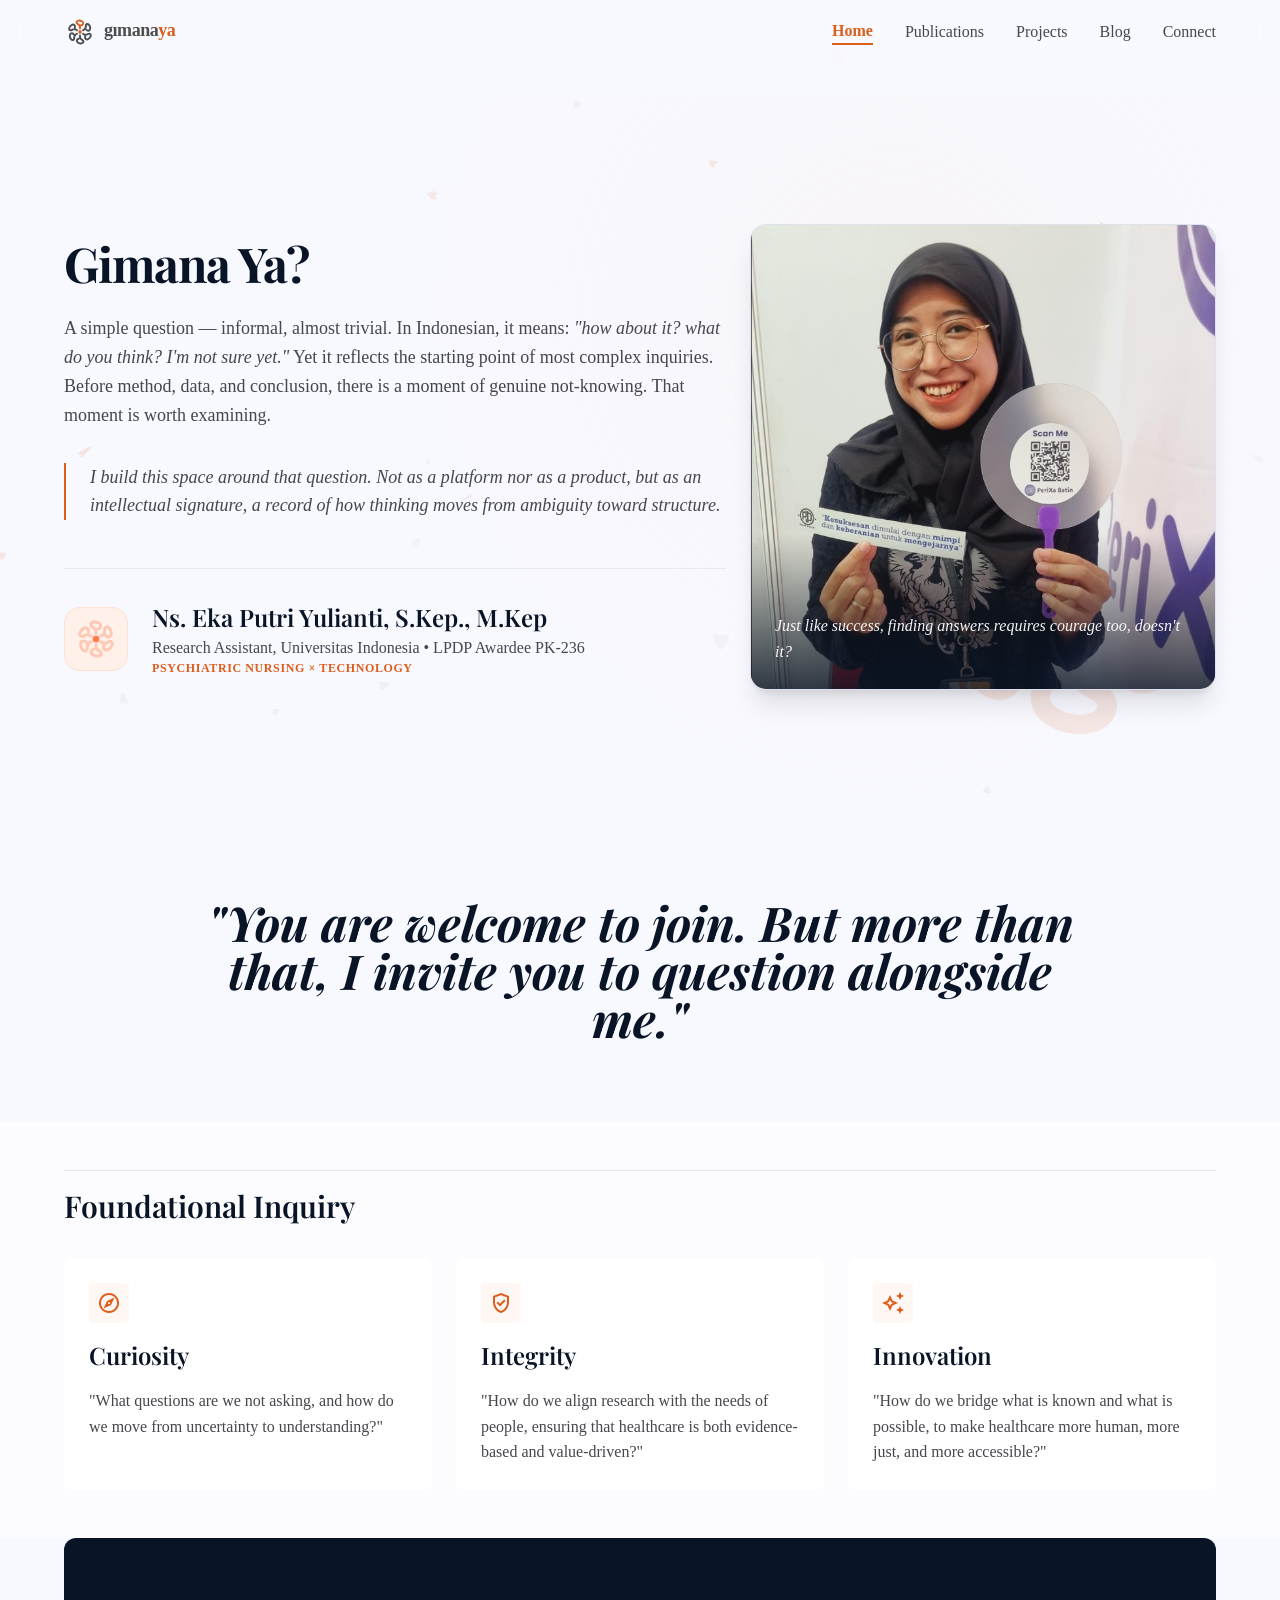
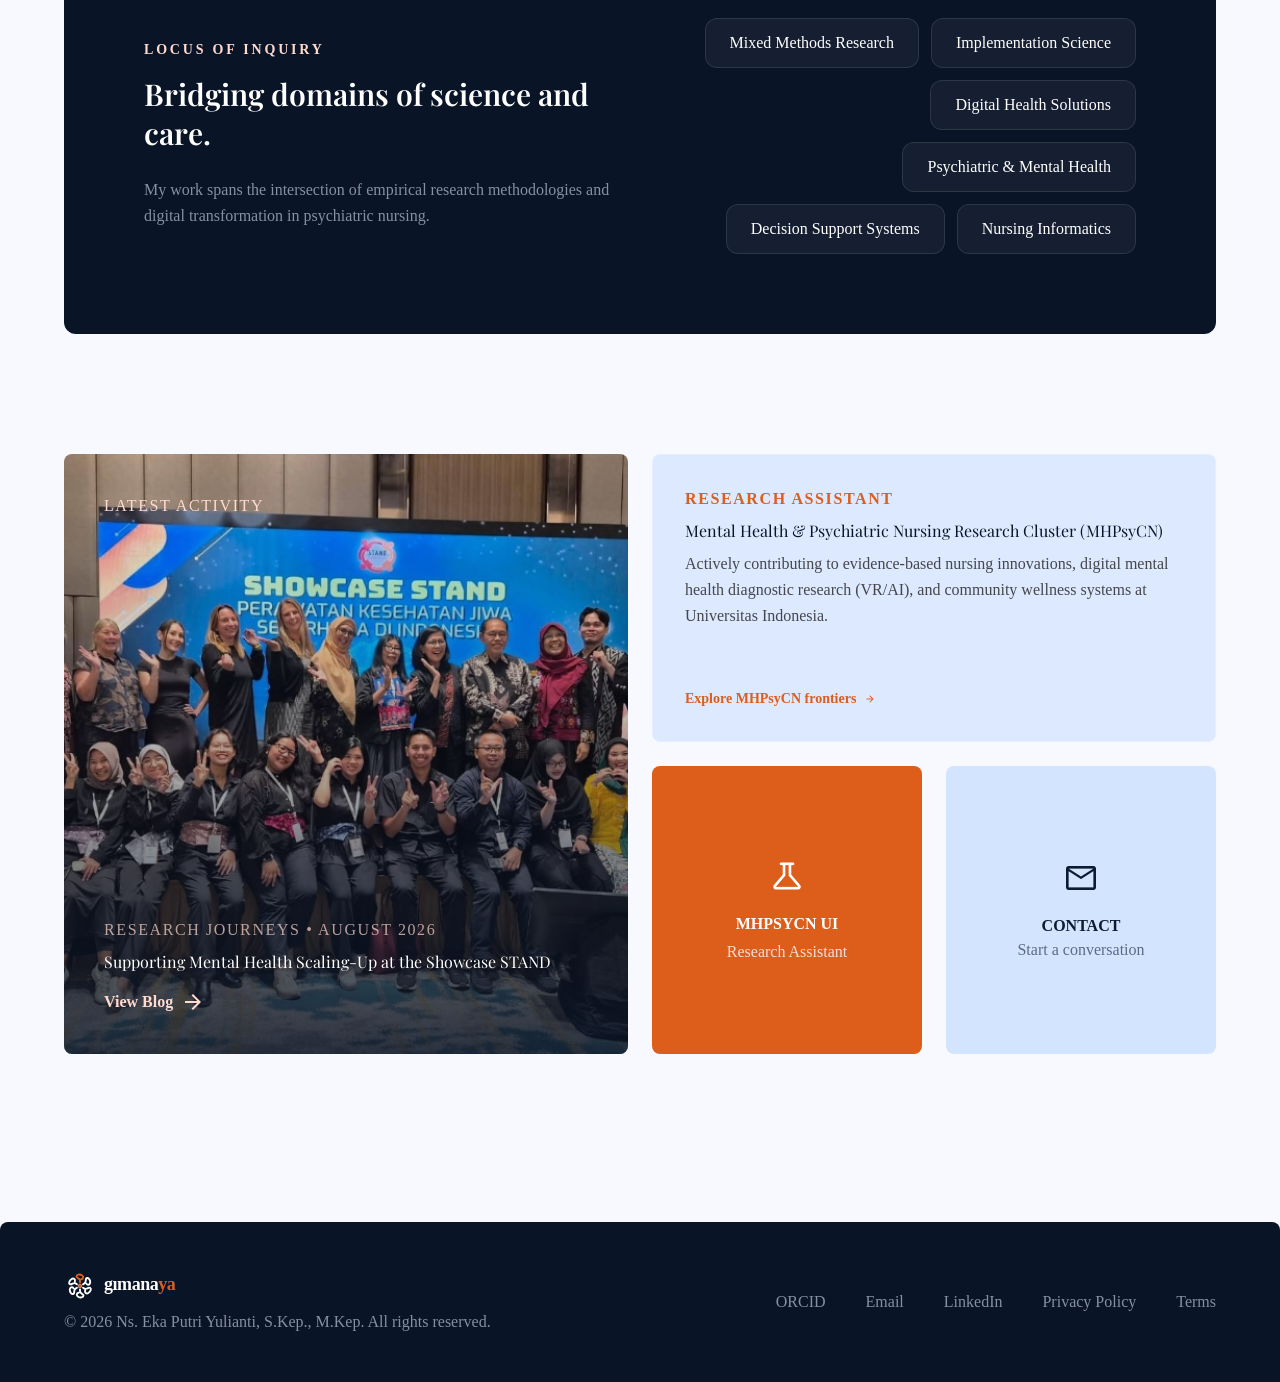
<file: index.html>
<!DOCTYPE html>

<html class="scroll-smooth" lang="en"><head>
<meta charset="utf-8"/>
<meta content="width=device-width, initial-scale=1.0" name="viewport"/>
<title>Gimanaya | Eka Putri Yulianti</title>

<link href="https://fonts.googleapis.com/css2?family=Playfair+Display:wght@600;700&amp;family=Plus+Jakarta+Sans:wght@400;500;600;700&amp;display=swap" rel="stylesheet"/>
<link href="https://fonts.googleapis.com/css2?family=Material+Symbols+Outlined:wght,FILL@100..700,0..1&amp;display=swap" rel="stylesheet"/>
<link href="https://fonts.googleapis.com/css2?family=Material+Symbols+Outlined:wght,FILL@100..700,0..1&amp;display=swap" rel="stylesheet"/>


<style>
    body {
      min-height: max(884px, 100dvh);
    }
  </style>
<link rel="icon" type="image/png" href="favicon_v2.png?v=2" />
<link rel="shortcut icon" href="favicon_v2.png?v=2" />
<link rel="apple-touch-icon" href="favicon_v2.png?v=2" />
    <link href="https://fonts.cdnfonts.com/css/glacial-indifference" rel="stylesheet">
    <link rel="stylesheet" href="css/style.css">
</head>
<body class="bg-background text-on-surface font-body-md selection:bg-secondary-fixed selection:text-on-secondary-fixed">
<!-- TopAppBar -->
<header class="fixed top-0 w-full z-50 glass-nav">
<div class="flex items-center justify-between px-6 md:px-16 py-4 max-w-container-max mx-auto">
<a href="index.html" class="flex items-center gap-2">
            <!-- Inline SVG Logo Mark -->
            <svg class="h-8 w-8" viewBox="20 0 160 200">
                <!-- Central Orange Circle -->
                <circle cx="100" cy="100" r="12" fill="#dd5d1b" stroke="#ffffff" stroke-width="2" />
                
                <!-- Group of Question Marks -->
                <g fill="none" stroke-width="12" stroke-linecap="round" stroke-linejoin="round">
                    <!-- 0 deg (top) - Orange -->
                    <path stroke="#dd5d1b" d="M 100 78 L 100 68 C 100 50, 78 52, 78 40 C 78 28, 98 25, 112 33 C 124 40, 122 56, 108 58" />
                    <!-- 60 deg - Grey -->
                    <path stroke="#4d4d4d" d="M 100 78 L 100 68 C 100 50, 78 52, 78 40 C 78 28, 98 25, 112 33 C 124 40, 122 56, 108 58" transform="rotate(60, 100, 100)" />
                    <!-- 120 deg - Grey -->
                    <path stroke="#4d4d4d" d="M 100 78 L 100 68 C 100 50, 78 52, 78 40 C 78 28, 98 25, 112 33 C 124 40, 122 56, 108 58" transform="rotate(120, 100, 100)" />
                    <!-- 180 deg - Grey -->
                    <path stroke="#4d4d4d" d="M 100 78 L 100 68 C 100 50, 78 52, 78 40 C 78 28, 98 25, 112 33 C 124 40, 122 56, 108 58" transform="rotate(180, 100, 100)" />
                    <!-- 240 deg - Grey -->
                    <path stroke="#4d4d4d" d="M 100 78 L 100 68 C 100 50, 78 52, 78 40 C 78 28, 98 25, 112 33 C 124 40, 122 56, 108 58" transform="rotate(240, 100, 100)" />
                    <!-- 300 deg - Grey -->
                    <path stroke="#4d4d4d" d="M 100 78 L 100 68 C 100 50, 78 52, 78 40 C 78 28, 98 25, 112 33 C 124 40, 122 56, 108 58" transform="rotate(300, 100, 100)" />
                </g>
            </svg>
            <!-- Brand Logo Type text (fully style-able) -->
            <span class="font-bold text-lg tracking-tight font-body-lg inline-block transform -translate-y-[2px]">
                <span class="text-[#4d4d4d]">gımana</span><span class="text-[#dd5d1b]">ya</span>
            </span>
        </a>
        <nav class="hidden md:flex items-center gap-8">
            <a class="text-secondary font-bold border-b-2 border-secondary transition-colors duration-300" href="index.html">Home</a>
            <a class="text-on-surface-variant font-body-md hover:text-secondary transition-colors duration-300" href="publications.html">Publications</a>
            <a class="text-on-surface-variant font-body-md hover:text-secondary transition-colors duration-300" href="projects.html">Projects</a>
            <a class="text-on-surface-variant font-body-md hover:text-secondary transition-colors duration-300" href="blog.html">Blog</a>
            <a class="text-on-surface-variant font-body-md hover:text-secondary transition-colors duration-300" href="connect.html">Connect</a>
        </nav>
        <!-- Mobile Menu Button -->
        <button id="mobile-menu-btn" class="md:hidden flex items-center justify-center p-2 text-primary focus:outline-none" aria-label="Toggle Menu">
            <span class="material-symbols-outlined text-2xl">menu</span>
        </button>
    </div>

    <!-- Mobile Dropdown Menu -->
    <div id="mobile-menu" class="hidden md:hidden absolute top-[68px] left-0 w-full bg-surface/95 backdrop-blur-lg border-b border-outline-variant/20 shadow-lg py-6 px-8 flex flex-col gap-4 z-40">
        <a class="text-secondary font-bold border-l-4 border-secondary pl-3" href="index.html">Home</a>
        <a class="text-on-surface-variant font-body-md hover:text-secondary pl-3 transition-colors" href="publications.html">Publications</a>
        <a class="text-on-surface-variant font-body-md hover:text-secondary pl-3 transition-colors" href="projects.html">Projects</a>
        <a class="text-on-surface-variant font-body-md hover:text-secondary pl-3 transition-colors" href="blog.html">Blog</a>
        <a class="text-on-surface-variant font-body-md hover:text-secondary pl-3 transition-colors" href="connect.html">Connect</a>
    </div>
</header>
<main class="pt-24">
<!-- Hero Section -->
<section class="relative overflow-hidden px-6 md:px-16 py-20 md:py-32 hero-gradient max-w-container-max mx-auto">
    <!-- Background Watermark Logo Mark (Animated) -->
    <div class="absolute right-4 bottom-4 md:right-12 md:bottom-12 w-[180px] md:w-[320px] h-[180px] md:h-[320px] opacity-[0.12] pointer-events-none z-0 select-none">
        <svg xmlns="http://www.w3.org/2000/svg" viewBox="20 0 160 200" class="w-full h-full object-contain">
            <style>
                @keyframes popCircle {
                    0% { opacity: 0; transform: scale(0); }
                    100% { opacity: 1; transform: scale(1); }
                }
                @keyframes popPath {
                    0% { opacity: 0; transform: scale(0.3); }
                    70% { transform: scale(1.1); }
                    100% { opacity: 1; transform: scale(1); }
                }
                .anim-circle {
                    transform-origin: 100px 100px;
                    animation: popCircle 0.5s cubic-bezier(0.34, 1.56, 0.64, 1) forwards;
                }
                .anim-q {
                    transform-origin: 100px 100px;
                    opacity: 0;
                    animation: popPath 0.5s cubic-bezier(0.34, 1.56, 0.64, 1) forwards;
                }
            </style>
            <!-- Central Circle -->
            <circle class="anim-circle" cx="100" cy="100" r="12" fill="#dd5d1b" />
            
            <g fill="none" stroke="#dd5d1b" stroke-width="12" stroke-linecap="round" stroke-linejoin="round">
                <!-- 0 deg (top) - delay 0.1s -->
                <g>
                    <path class="anim-q" style="animation-delay: 0.1s;" d="M 100 78 L 100 68 C 100 50, 78 52, 78 40 C 78 28, 98 25, 112 33 C 124 40, 122 56, 108 58" />
                </g>
                <!-- 300 deg (top-left) - delay 0.25s -->
                <g transform="rotate(300, 100, 100)">
                    <path class="anim-q" style="animation-delay: 0.25s;" d="M 100 78 L 100 68 C 100 50, 78 52, 78 40 C 78 28, 98 25, 112 33 C 124 40, 122 56, 108 58" />
                </g>
                <!-- 240 deg (bottom-left) - delay 0.4s -->
                <g transform="rotate(240, 100, 100)">
                    <path class="anim-q" style="animation-delay: 0.4s;" d="M 100 78 L 100 68 C 100 50, 78 52, 78 40 C 78 28, 98 25, 112 33 C 124 40, 122 56, 108 58" />
                </g>
                <!-- 180 deg (bottom) - delay 0.55s -->
                <g transform="rotate(180, 100, 100)">
                    <path class="anim-q" style="animation-delay: 0.55s;" d="M 100 78 L 100 68 C 100 50, 78 52, 78 40 C 78 28, 98 25, 112 33 C 124 40, 122 56, 108 58" />
                </g>
                <!-- 120 deg (bottom-right) - delay 0.7s -->
                <g transform="rotate(120, 100, 100)">
                    <path class="anim-q" style="animation-delay: 0.7s;" d="M 100 78 L 100 68 C 100 50, 78 52, 78 40 C 78 28, 98 25, 112 33 C 124 40, 122 56, 108 58" />
                </g>
                <!-- 60 deg (top-right) - delay 0.85s -->
                <g transform="rotate(60, 100, 100)">
                    <path class="anim-q" style="animation-delay: 0.85s;" d="M 100 78 L 100 68 C 100 50, 78 52, 78 40 C 78 28, 98 25, 112 33 C 124 40, 122 56, 108 58" />
                </g>
            </g>
        </svg>
    </div>
<div class="grid grid-cols-1 md:grid-cols-12 gap-gutter items-center">
<div class="md:col-span-7">
<h1 class="font-display-lg text-display-lg-mobile md:text-display-lg text-primary mb-6">
                        Gimana Ya?
                    </h1>
<p class="font-body-lg text-body-lg text-on-surface-variant mb-8 leading-relaxed max-w-2xl">
                        A simple question — informal, almost trivial. In Indonesian, it means: <span class="italic font-medium">"how about it? what do you think? I'm not sure yet."</span> Yet it reflects the starting point of most complex inquiries. Before method, data, and conclusion, there is a moment of genuine not-knowing. That moment is worth examining.
                    </p>
<p class="font-body-lg text-body-lg text-on-surface-variant mb-12 italic border-l-2 border-secondary pl-6">
                        I build this space around that question. Not as a platform nor as a product, but as an intellectual signature, a record of how thinking moves from ambiguity toward structure.
                    </p>
<div class="flex flex-col md:flex-row md:items-center gap-6 pt-8 border-t border-outline-variant/30">
<div class="flex-shrink-0">
    <div class="w-16 h-16 rounded-2xl bg-[#fff0e9] border border-[#ffd3c0]/50 flex items-center justify-center overflow-hidden">
        <!-- Looping Animated Peach Logo Mark -->
        <svg class="w-12 h-12" viewBox="0 0 200 200">
            <style>
                @keyframes pulsePeachCircle {
                    0%, 100% { transform: scale(0.95); fill: #ff9e79; }
                    50% { transform: scale(1.1); fill: #ff7d4a; }
                }
                @keyframes highlightPeach {
                    0%, 100% { opacity: 0.35; stroke: #ffaa85; transform: scale(0.95); }
                    15% { opacity: 1; stroke: #ff7d4a; transform: scale(1.05); }
                    30% { opacity: 0.35; stroke: #ffaa85; transform: scale(0.95); }
                }
                .loop-peach-circle {
                    transform-origin: 100px 100px;
                    animation: pulsePeachCircle 3s infinite ease-in-out;
                }
                .loop-peach-q {
                    transform-origin: 100px 100px;
                    opacity: 0.35;
                    animation: highlightPeach 3.5s infinite ease-in-out;
                }
            </style>
            <!-- Central Circle -->
            <circle class="loop-peach-circle" cx="100" cy="100" r="14" fill="#ff7d4a" />
            
            <!-- Group of Question Marks with staggered counter-clockwise delays -->
            <g fill="none" stroke-width="12" stroke-linecap="round" stroke-linejoin="round">
                <!-- 0 deg (top) - delay 0s -->
                <g>
                    <path class="loop-peach-q" style="animation-delay: 0s;" stroke="#ff7d4a" d="M 100 78 L 100 68 C 100 50, 78 52, 78 40 C 78 28, 98 25, 112 33 C 124 40, 122 56, 108 58" />
                </g>
                <!-- 300 deg (top-left) - delay 0.58s -->
                <g transform="rotate(300, 100, 100)">
                    <path class="loop-peach-q" style="animation-delay: 0.58s;" stroke="#ff7d4a" d="M 100 78 L 100 68 C 100 50, 78 52, 78 40 C 78 28, 98 25, 112 33 C 124 40, 122 56, 108 58" />
                </g>
                <!-- 240 deg (bottom-left) - delay 1.16s -->
                <g transform="rotate(240, 100, 100)">
                    <path class="loop-peach-q" style="animation-delay: 1.16s;" stroke="#ff7d4a" d="M 100 78 L 100 68 C 100 50, 78 52, 78 40 C 78 28, 98 25, 112 33 C 124 40, 122 56, 108 58" />
                </g>
                <!-- 180 deg (bottom) - delay 1.74s -->
                <g transform="rotate(180, 100, 100)">
                    <path class="loop-peach-q" style="animation-delay: 1.74s;" stroke="#ff7d4a" d="M 100 78 L 100 68 C 100 50, 78 52, 78 40 C 78 28, 98 25, 112 33 C 124 40, 122 56, 108 58" />
                </g>
                <!-- 120 deg (bottom-right) - delay 2.32s -->
                <g transform="rotate(120, 100, 100)">
                    <path class="loop-peach-q" style="animation-delay: 2.32s;" stroke="#ff7d4a" d="M 100 78 L 100 68 C 100 50, 78 52, 78 40 C 78 28, 98 25, 112 33 C 124 40, 122 56, 108 58" />
                </g>
                <!-- 60 deg (top-right) - delay 2.9s -->
                <g transform="rotate(60, 100, 100)">
                    <path class="loop-peach-q" style="animation-delay: 2.9s;" stroke="#ff7d4a" d="M 100 78 L 100 68 C 100 50, 78 52, 78 40 C 78 28, 98 25, 112 33 C 124 40, 122 56, 108 58" />
                </g>
            </g>
        </svg>
    </div>
</div>
<div>
<h3 class="font-headline-sm text-headline-sm text-primary">Ns. Eka Putri Yulianti, S.Kep., M.Kep</h3>
<p class="font-body-md text-body-md text-on-surface-variant">Research Assistant, Universitas Indonesia • LPDP Awardee PK-236</p>
<p class="font-caption text-caption uppercase tracking-wider text-secondary font-bold">Psychiatric Nursing × Technology</p>
</div>
</div>
</div>
<div class="hidden md:block md:col-span-5 relative">
<div class="aspect-square bg-surface-container rounded-2xl overflow-hidden border border-outline-variant/30 shadow-xl relative group">
<img src="images/structuring_ambiguity.png" alt="Ns. Eka Putri Yulianti - Structuring Ambiguity" class="w-full h-full object-cover object-top group-hover:scale-[1.02] transition-transform duration-700" />
<div class="absolute bottom-0 left-0 w-full bg-gradient-to-t from-primary/80 to-transparent p-6 text-white pt-20">
<p class="font-body-md text-white italic opacity-95 leading-relaxed">Just like success, finding answers requires courage too, doesn't it?</p>
</div>
</div>
</div>
</div>
</section>

<!-- Join & Question Statement -->
<section class="px-6 md:px-16 py-20 max-w-container-max mx-auto text-center overflow-hidden">
    <p class="statement-text font-display-lg text-3xl md:text-5xl text-primary font-bold leading-relaxed max-w-4xl mx-auto italic transform scale-90 opacity-0 blur-md transition-all duration-[1500ms] ease-out">
        "You are welcome to join. But more than that, I invite you to question alongside me."
    </p>
</section>

<!-- Core Values Grid -->
<section class="px-6 md:px-16 py-12 max-w-container-max mx-auto bg-white/50">
<div class="mb-8">
<div class="editorial-rule mb-4"></div>
<h2 class="font-headline-md text-headline-md text-primary">Foundational Inquiry</h2>
</div>
<div class="grid grid-cols-1 md:grid-cols-3 gap-6">
<!-- Curiosity -->
<div class="group p-6 bg-surface-container-lowest rounded-xl border border-transparent hover:border-secondary/20 transition-all duration-500 hover:shadow-2xl hover:shadow-primary/5">
<div class="w-10 h-10 bg-secondary-container/30 text-secondary rounded-lg flex items-center justify-center mb-4 group-hover:scale-110 transition-transform">
<span class="material-symbols-outlined">explore</span>
</div>
<h3 class="font-headline-sm text-headline-sm text-primary mb-4">Curiosity</h3>
<p class="font-body-md text-body-md text-on-surface-variant">"What questions are we not asking, and how do we move from uncertainty to understanding?"</p>
</div>
<!-- Integrity -->
<div class="group p-6 bg-surface-container-lowest rounded-xl border border-transparent hover:border-secondary/20 transition-all duration-500 hover:shadow-2xl hover:shadow-primary/5">
<div class="w-10 h-10 bg-secondary-container/30 text-secondary rounded-lg flex items-center justify-center mb-4 group-hover:scale-110 transition-transform">
<span class="material-symbols-outlined">verified_user</span>
</div>
<h3 class="font-headline-sm text-headline-sm text-primary mb-4">Integrity</h3>
<p class="font-body-md text-body-md text-on-surface-variant">"How do we align research with the needs of people, ensuring that healthcare is both evidence-based and value-driven?"</p>
</div>
<!-- Innovation -->
<div class="group p-6 bg-surface-container-lowest rounded-xl border border-transparent hover:border-secondary/20 transition-all duration-500 hover:shadow-2xl hover:shadow-primary/5">
<div class="w-10 h-10 bg-secondary-container/30 text-secondary rounded-lg flex items-center justify-center mb-4 group-hover:scale-110 transition-transform">
<span class="material-symbols-outlined">auto_awesome</span>
</div>
<h3 class="font-headline-sm text-headline-sm text-primary mb-4">Innovation</h3>
<p class="font-body-md text-body-md text-on-surface-variant">"How do we bridge what is known and what is possible, to make healthcare more human, more just, and more accessible?"</p>
</div>
</div>
</section>
<!-- Research Interests -->
<section class="px-6 md:px-16 pb-section-gap max-w-container-max mx-auto">
<div class="bg-primary p-12 md:p-20 rounded-full-none md:rounded-full flex flex-col md:flex-row items-center justify-between gap-12 overflow-hidden relative">
<div class="absolute top-0 right-0 w-1/3 h-full opacity-20 pointer-events-none">

</div>
<div class="relative z-10 max-w-xl">
<span class="font-label-md text-label-md text-secondary-fixed uppercase tracking-[0.2em] mb-4 block">Locus of Inquiry</span>
<h2 class="font-headline-md text-headline-md text-on-primary mb-6">Bridging domains of science and care.</h2>
<p class="font-body-md text-on-primary-container leading-relaxed">
                        My work spans the intersection of empirical research methodologies and digital transformation in psychiatric nursing.
                    </p>
</div>
<div class="relative z-10 flex flex-wrap gap-3 md:max-w-md justify-center md:justify-end">
<div class="px-6 py-3 bg-white/5 backdrop-blur-sm border border-white/10 rounded-full text-on-primary font-body-md hover:bg-secondary-fixed hover:text-on-secondary-fixed transition-all cursor-default">
                        Mixed Methods Research
                    </div>
<div class="px-6 py-3 bg-white/5 backdrop-blur-sm border border-white/10 rounded-full text-on-primary font-body-md hover:bg-secondary-fixed hover:text-on-secondary-fixed transition-all cursor-default">
                        Implementation Science
                    </div>
<div class="px-6 py-3 bg-white/5 backdrop-blur-sm border border-white/10 rounded-full text-on-primary font-body-md hover:bg-secondary-fixed hover:text-on-secondary-fixed transition-all cursor-default">
                        Digital Health Solutions
                    </div>
<div class="px-6 py-3 bg-white/5 backdrop-blur-sm border border-white/10 rounded-full text-on-primary font-body-md hover:bg-secondary-fixed hover:text-on-secondary-fixed transition-all cursor-default">
                        Psychiatric &amp; Mental Health
                    </div>
<div class="px-6 py-3 bg-white/5 backdrop-blur-sm border border-white/10 rounded-full text-on-primary font-body-md hover:bg-secondary-fixed hover:text-on-secondary-fixed transition-all cursor-default">
                        Decision Support Systems
                    </div>
<div class="px-6 py-3 bg-white/5 backdrop-blur-sm border border-white/10 rounded-full text-on-primary font-body-md hover:bg-secondary-fixed hover:text-on-secondary-fixed transition-all cursor-default">
                        Nursing Informatics
                    </div>
</div>
</div>
</section>
<!-- Asymmetric Featured Content / Bento Preview -->
<section class="px-6 md:px-16 pb-section-gap max-w-container-max mx-auto">
<div class="grid grid-cols-1 md:grid-cols-4 grid-rows-2 gap-6 h-auto md:h-[600px]">
<div class="md:col-span-2 md:row-span-2 bg-surface-container-low rounded-xl p-10 flex flex-col justify-between group overflow-hidden relative">
<div class="absolute inset-0 transition-transform duration-700 group-hover:scale-105" style="background-image: url('images/showcase_stand.jpg'); background-size: cover; background-position: center;"></div>
<div class="absolute inset-0 bg-gradient-to-t from-primary/85 via-primary/30 to-transparent"></div>
<div class="relative z-10">
    <span class="text-secondary-fixed font-label-md tracking-widest uppercase">Latest Activity</span>
</div>
<div class="relative z-10">
    <span class="text-secondary-fixed/70 font-caption uppercase tracking-widest">Research Journeys • August 2026</span>
    <h3 class="font-headline-md text-on-primary mb-4 mt-2">Supporting Mental Health Scaling-Up at the Showcase STAND</h3>
    <a class="inline-flex items-center gap-2 text-secondary-fixed font-bold hover:gap-4 transition-all" href="blog-post.html?id=showcase-stand">
        View Blog <span class="material-symbols-outlined">arrow_forward</span>
    </a>
</div>
</div>
<div class="md:col-span-2 bg-surface-container-high rounded-xl p-8 border border-white/20 flex flex-col justify-between group">
<div>
<span class="font-caption text-secondary font-bold uppercase tracking-widest mb-2 block">Research Assistant</span>
<h4 class="font-headline-sm text-primary">Mental Health & Psychiatric Nursing Research Cluster (MHPsyCN)</h4>
<p class="font-body-md text-on-surface-variant mt-2 leading-relaxed">
    Actively contributing to evidence-based nursing innovations, digital mental health diagnostic research (VR/AI), and community wellness systems at Universitas Indonesia.
</p>
</div>
<a href="https://frontiers.ui.ac.id/mhpsycn/" target="_blank" class="inline-flex items-center gap-2 text-secondary font-bold text-sm mt-4 hover:gap-3 transition-all">
    Explore MHPsyCN frontiers <span class="material-symbols-outlined text-xs">arrow_forward</span>
</a>
</div>
<div class="md:col-span-1 bg-secondary text-on-secondary rounded-xl p-8 flex flex-col items-center justify-center text-center">
<span class="material-symbols-outlined text-4xl mb-4">science</span>
<p class="font-label-md font-bold uppercase">MHPsyCN UI</p>
<p class="font-caption opacity-80 mt-1">Research Assistant</p>
</div>
<a href="mailto:ekaputri.rubedo@gmail.com" class="md:col-span-1 bg-surface-container-highest rounded-xl p-8 flex flex-col items-center justify-center text-center group cursor-pointer hover:bg-secondary hover:text-white transition-colors duration-300">
<span class="material-symbols-outlined text-4xl mb-4 group-hover:animate-pulse">mail</span>
<p class="font-label-md font-bold uppercase">Contact</p>
<p class="font-caption opacity-60 group-hover:text-white">Start a conversation</p>
</a>
</div>
</section>
</main>
<!-- Footer -->
<footer class="bg-primary text-on-primary w-full rounded-t-xl mt-12">
<div class="flex flex-col md:flex-row justify-between items-center px-6 md:px-16 py-12 gap-8 max-w-container-max mx-auto">
<div class="flex flex-col gap-2 items-center md:items-start">
<div class="flex items-center gap-2">
                <img src="images/logo_mark_footer.svg" alt="Gimanaya Logo" class="h-8 w-8 object-contain" />
                <span class="font-bold text-lg tracking-tight font-body-lg inline-block transform -translate-y-[2px]"><span class="text-on-primary">gımana</span><span class="text-[#dd5d1b]">ya</span></span>
            </div>
<p class="text-on-primary-container font-body-md">© 2026 Ns. Eka Putri Yulianti, S.Kep., M.Kep. All rights reserved.</p>
</div>
        <div class="flex flex-wrap justify-center gap-6 md:gap-10">
            <a class="text-on-primary-container hover:text-secondary-fixed transition-colors font-body-md" href="https://orcid.org/0009-0003-6643-0353" target="_blank">ORCID</a>
            <a class="text-on-primary-container hover:text-secondary-fixed transition-colors font-body-md" href="mailto:eka.putri31@ui.ac.id">Email</a>
            <a class="text-on-primary-container hover:text-secondary-fixed transition-colors font-body-md" href="https://www.linkedin.com/in/ekaputriyulianti" target="_blank">LinkedIn</a>
            <a class="text-on-primary-container hover:text-secondary-fixed transition-colors font-body-md" href="#">Privacy Policy</a>
            <a class="text-on-primary-container hover:text-secondary-fixed transition-colors font-body-md" href="#">Terms</a>
        </div>
</div>
</footer>
<script>
        // Micro-interactions for smooth revealing of elements
        document.addEventListener('DOMContentLoaded', () => {        const observerOptions = {
            threshold: 0.01  // Highly sensitive for mobile viewports
        };

        const observer = new IntersectionObserver((entries) => {
            entries.forEach(entry => {
                if (entry.isIntersecting) {
                    entry.target.classList.add('opacity-100', 'translate-y-0');
                    entry.target.classList.remove('opacity-0', 'translate-y-10');
                }
            });
        }, observerOptions);

        document.querySelectorAll('section').forEach((section, index) => {
            // Keep the first section (hero fold) visible instantly on load to avoid blank mobile screens
            if (index === 0) return;
            section.classList.add('transition-all', 'duration-1000', 'ease-out', 'opacity-0', 'translate-y-10');
            observer.observe(section);
        });

            // Special observer for dramatic quote reveal
            const quoteEl = document.querySelector('.statement-text');
            if (quoteEl) {
                const quoteObserver = new IntersectionObserver((entries) => {
                    entries.forEach(entry => {
                        if (entry.isIntersecting) {
                            quoteEl.classList.add('opacity-100', 'scale-100', 'blur-0');
                            quoteEl.classList.remove('opacity-0', 'scale-90', 'blur-md');
                        }
                    });
                }, { threshold: 0.1 });
                quoteObserver.observe(quoteEl);
            }
        });
    </script>

<script>
    // Mobile navigation toggle
    const menuBtn = document.getElementById('mobile-menu-btn');
    const mobileMenu = document.getElementById('mobile-menu');
    if (menuBtn && mobileMenu) {
        menuBtn.addEventListener('click', () => {
            const isHidden = mobileMenu.classList.contains('hidden');
            if (isHidden) {
                mobileMenu.classList.remove('hidden');
                menuBtn.innerHTML = '<span class="material-symbols-outlined text-2xl">close</span>';
            } else {
                mobileMenu.classList.add('hidden');
                menuBtn.innerHTML = '<span class="material-symbols-outlined text-2xl">menu</span>';
            }
        });
    }
    window.addEventListener('resize', () => {
        if (window.innerWidth >= 768 && mobileMenu && !mobileMenu.classList.contains('hidden')) {
            mobileMenu.classList.add('hidden');
            menuBtn.innerHTML = '<span class="material-symbols-outlined text-2xl">menu</span>';
        }
    });
</script>
    <script src="js/petals.js" defer></script>
</body></html>
</file>
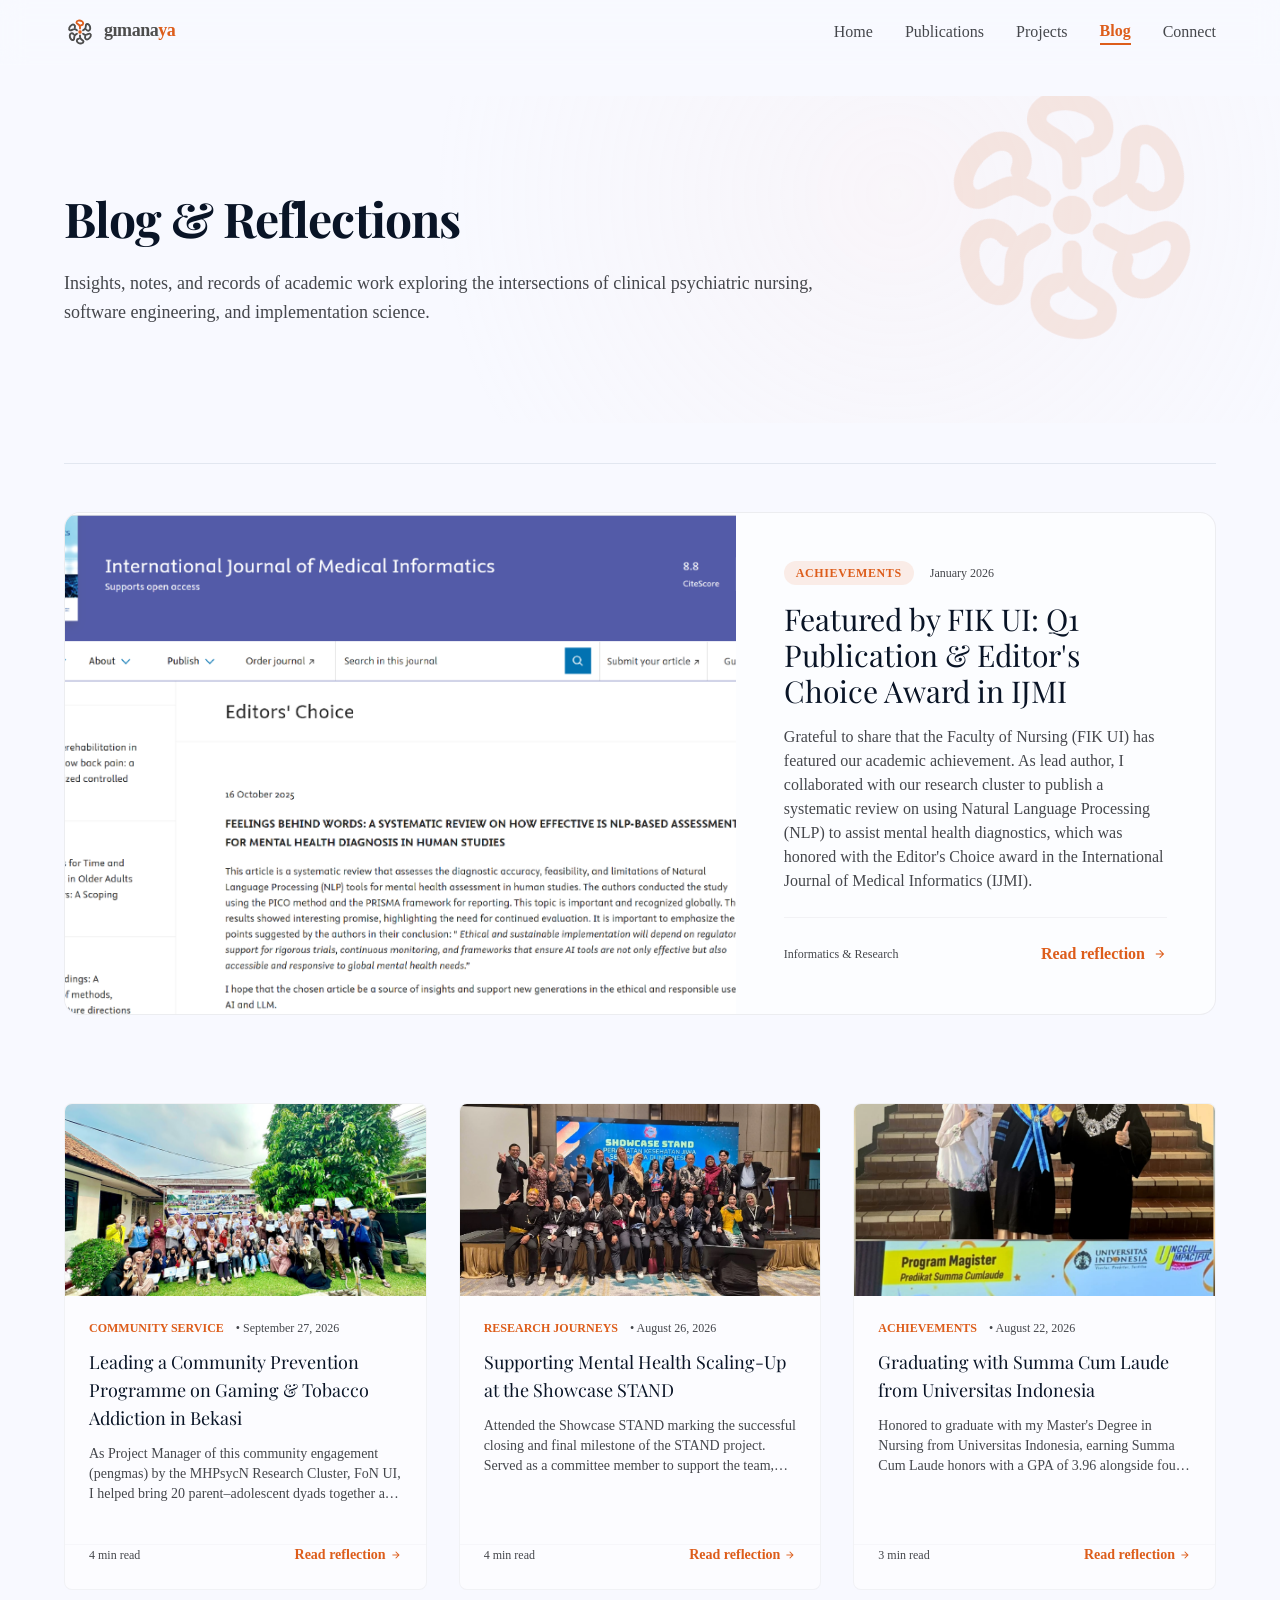
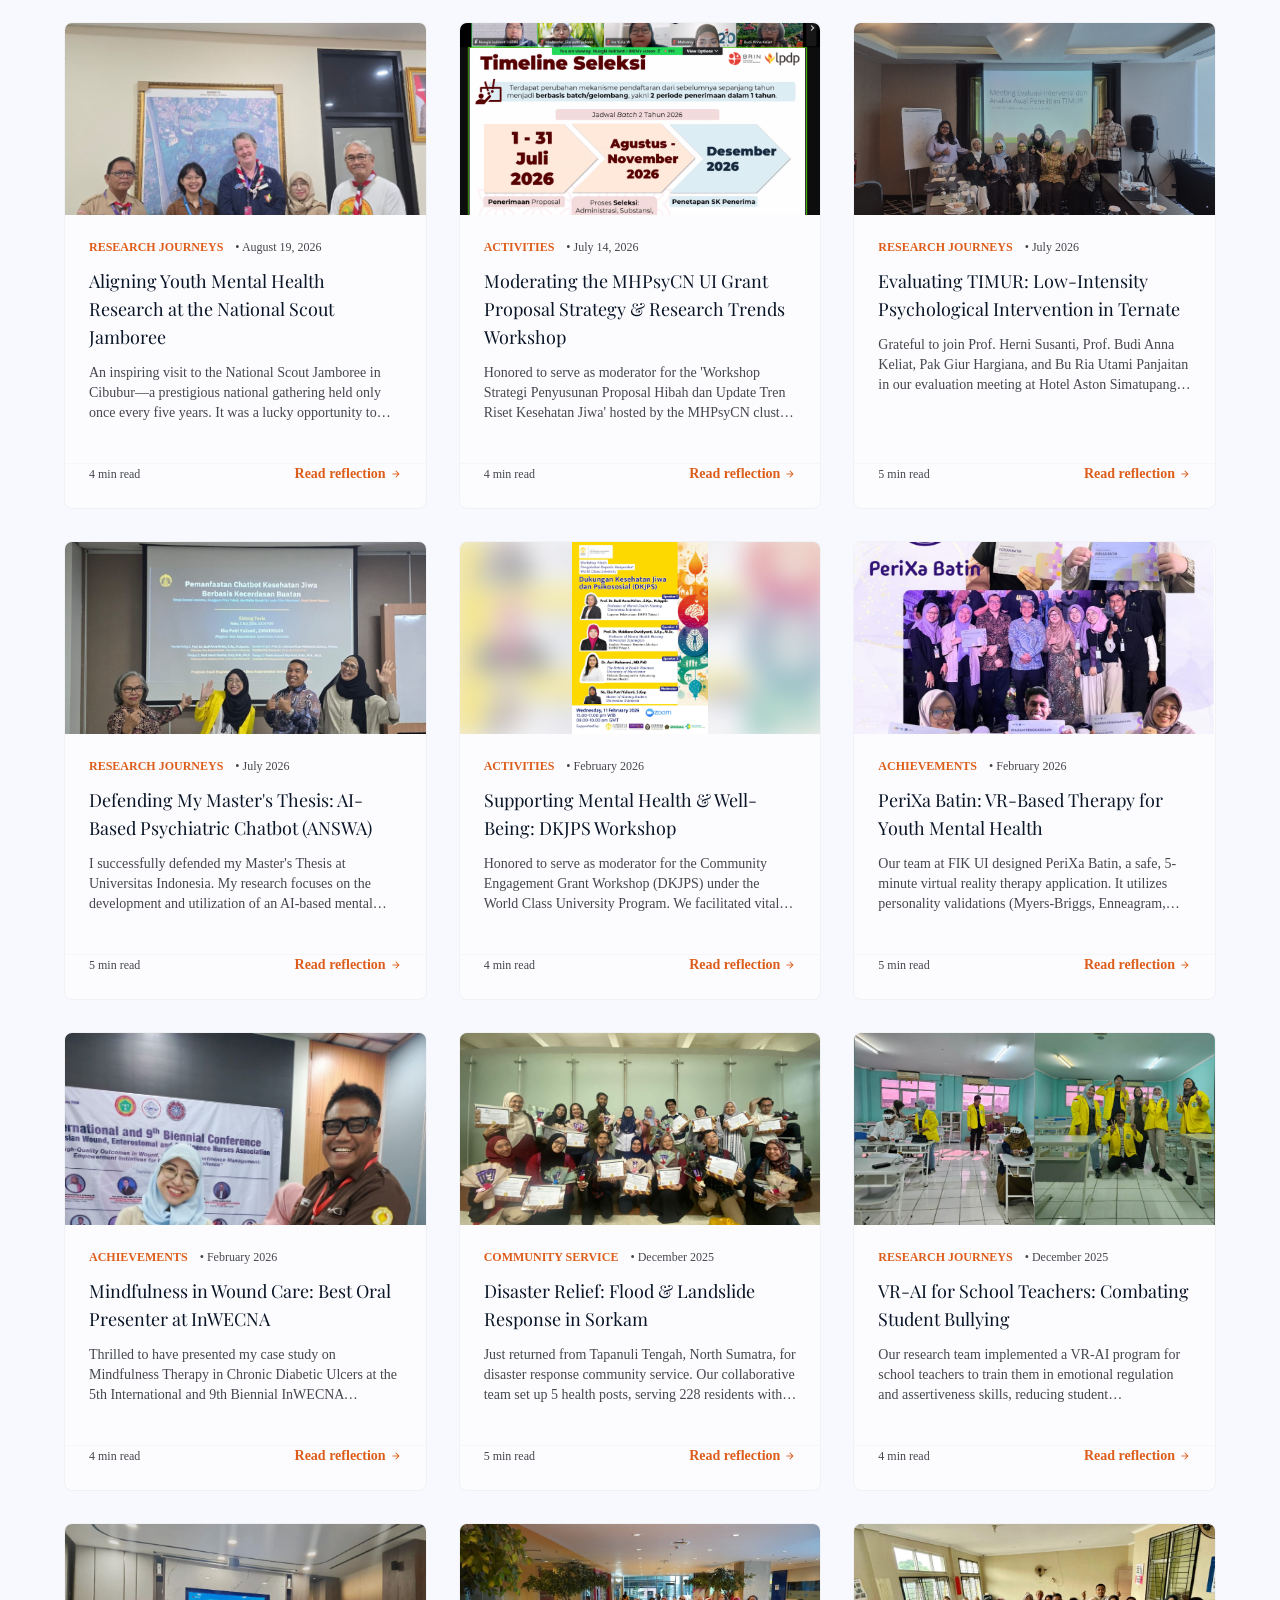
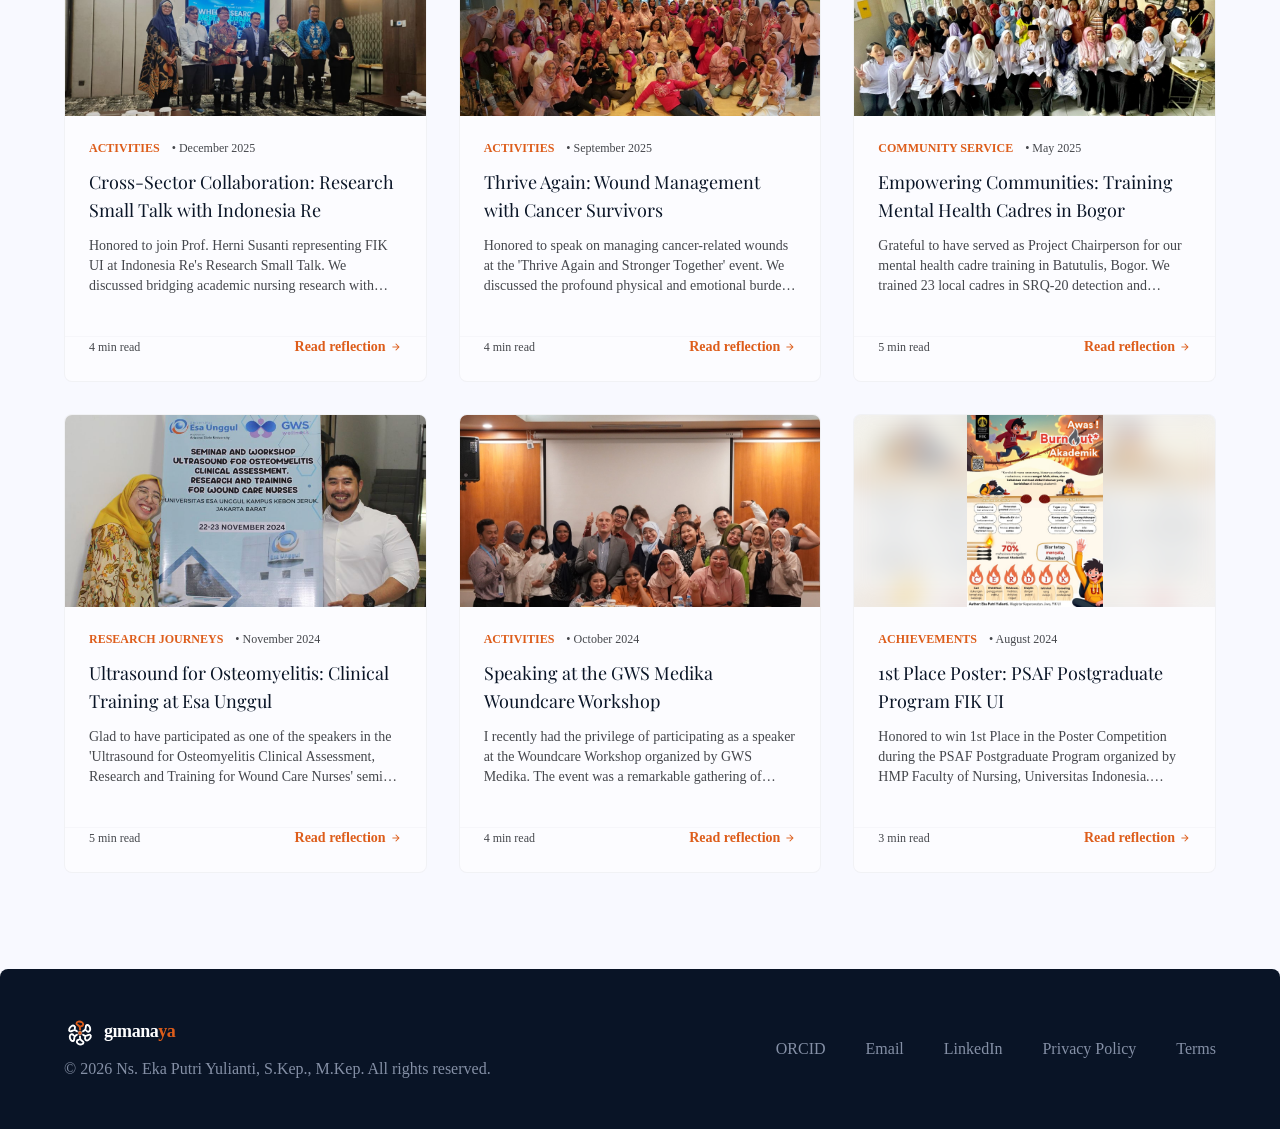
<file: blog-post.html>
<!DOCTYPE html>
<html class="scroll-smooth" lang="en">
<head>
    <meta charset="utf-8"/>
    <meta content="width=device-width, initial-scale=1.0" name="viewport"/>
    <title>Blog Post | Gimanaya | Ns. Eka Putri Yulianti, S.Kep., M.Kep</title>
    
    <link href="https://fonts.googleapis.com/css2?family=Playfair+Display:ital,wght@0,600;0,700;1,600&family=Plus+Jakarta+Sans:wght@400;500;600;700&display=swap" rel="stylesheet"/>
    <link href="https://fonts.googleapis.com/css2?family=Material+Symbols+Outlined:wght,FILL@100..700,0..1&display=swap" rel="stylesheet"/>
    <link rel="icon" type="image/png" href="favicon_v2.png?v=2" />
    <link rel="shortcut icon" href="favicon_v2.png?v=2" />
    <link rel="apple-touch-icon" href="favicon_v2.png?v=2" />
    
    <style>
        .font-display-lg {
            font-family: 'Playfair Display', serif;
            font-weight: 700;
        }
        .font-body-lg {
            font-family: 'Glacial Indifference', sans-serif;
            line-height: 1.8;
        }
        .editorial-rule {
            height: 0.5px;
            background-color: #CBD5E1;
            opacity: 0.5;
        }
        .glass-nav {
            background: rgba(248, 249, 255, 0.8);
            backdrop-filter: blur(12px);
            -webkit-backdrop-filter: blur(12px);
            border-bottom: 1px solid rgba(197, 198, 205, 0.3);
        }
        .hero-gradient {
            background: radial-gradient(circle at 10% 20%, rgba(137, 245, 231, 0.05) 0%, rgba(216, 227, 251, 0.05) 90%);
        }
    </style>
    <link href="https://fonts.cdnfonts.com/css/glacial-indifference" rel="stylesheet">
    <link rel="stylesheet" href="css/style.css">
</head>
<body class="bg-background text-on-surface font-body-md selection:bg-secondary-fixed selection:text-on-secondary-fixed">

<!-- TopAppBar -->
<header class="fixed top-0 w-full z-50 glass-nav">
    <div class="flex items-center justify-between px-6 md:px-16 py-4 max-w-container-max mx-auto">
        <a href="index.html" class="flex items-center gap-2">
            <!-- Inline SVG Logo Mark -->
            <svg class="h-8 w-8" viewBox="20 0 160 200">
                <!-- Central Orange Circle -->
                <circle cx="100" cy="100" r="12" fill="#dd5d1b" stroke="#ffffff" stroke-width="2" />
                
                <!-- Group of Question Marks -->
                <g fill="none" stroke-width="12" stroke-linecap="round" stroke-linejoin="round">
                    <!-- 0 deg (top) - Orange -->
                    <path stroke="#dd5d1b" d="M 100 78 L 100 68 C 100 50, 78 52, 78 40 C 78 28, 98 25, 112 33 C 124 40, 122 56, 108 58" />
                    <!-- 60 deg - Grey -->
                    <path stroke="#4d4d4d" d="M 100 78 L 100 68 C 100 50, 78 52, 78 40 C 78 28, 98 25, 112 33 C 124 40, 122 56, 108 58" transform="rotate(60, 100, 100)" />
                    <!-- 120 deg - Grey -->
                    <path stroke="#4d4d4d" d="M 100 78 L 100 68 C 100 50, 78 52, 78 40 C 78 28, 98 25, 112 33 C 124 40, 122 56, 108 58" transform="rotate(120, 100, 100)" />
                    <!-- 180 deg - Grey -->
                    <path stroke="#4d4d4d" d="M 100 78 L 100 68 C 100 50, 78 52, 78 40 C 78 28, 98 25, 112 33 C 124 40, 122 56, 108 58" transform="rotate(180, 100, 100)" />
                    <!-- 240 deg - Grey -->
                    <path stroke="#4d4d4d" d="M 100 78 L 100 68 C 100 50, 78 52, 78 40 C 78 28, 98 25, 112 33 C 124 40, 122 56, 108 58" transform="rotate(240, 100, 100)" />
                    <!-- 300 deg - Grey -->
                    <path stroke="#4d4d4d" d="M 100 78 L 100 68 C 100 50, 78 52, 78 40 C 78 28, 98 25, 112 33 C 124 40, 122 56, 108 58" transform="rotate(300, 100, 100)" />
                </g>
            </svg>
            <!-- Brand Logo Type text (fully style-able) -->
            <span class="font-bold text-lg tracking-tight font-body-lg inline-block transform -translate-y-[2px]">
                <span class="text-[#4d4d4d]">gımana</span><span class="text-[#dd5d1b]">ya</span>
            </span>
        </a>
        <nav class="hidden md:flex items-center gap-8">
            <a class="text-on-surface-variant font-body-md hover:text-secondary transition-colors duration-300" href="index.html">Home</a>
            <a class="text-on-surface-variant font-body-md hover:text-secondary transition-colors duration-300" href="publications.html">Publications</a>
            <a class="text-on-surface-variant font-body-md hover:text-secondary transition-colors duration-300" href="projects.html">Projects</a>
            <a class="text-secondary font-bold border-b-2 border-secondary transition-colors duration-300" href="blog.html">Blog</a>
            <a class="text-on-surface-variant font-body-md hover:text-secondary transition-colors duration-300" href="connect.html">Connect</a>
        </nav>
        <!-- Mobile Menu Button -->
        <button id="mobile-menu-btn" class="md:hidden flex items-center justify-center p-2 text-primary focus:outline-none" aria-label="Toggle Menu">
            <span class="material-symbols-outlined text-2xl">menu</span>
        </button>
    </div>

    <!-- Mobile Dropdown Menu -->
    <div id="mobile-menu" class="hidden md:hidden absolute top-[68px] left-0 w-full bg-surface/95 backdrop-blur-lg border-b border-outline-variant/20 shadow-lg py-6 px-8 flex flex-col gap-4 z-40">
        <a class="text-on-surface-variant font-body-md hover:text-secondary pl-3 transition-colors" href="index.html">Home</a>
        <a class="text-on-surface-variant font-body-md hover:text-secondary pl-3 transition-colors" href="publications.html">Publications</a>
        <a class="text-on-surface-variant font-body-md hover:text-secondary pl-3 transition-colors" href="projects.html">Projects</a>
        <a class="text-secondary font-bold border-l-4 border-secondary pl-3" href="blog.html">Blog</a>
        <a class="text-on-surface-variant font-body-md hover:text-secondary pl-3 transition-colors" href="connect.html">Connect</a>
    </div>
</header>

<main class="pt-24 pb-20">
    <article class="max-w-4xl mx-auto px-6">
        <!-- Back Link -->
        <div class="mb-8">
            <a href="blog.html" class="inline-flex items-center gap-2 text-secondary font-bold hover:gap-3 transition-all text-sm">
                <span class="material-symbols-outlined text-sm">arrow_back</span> Back to Blog & Reflections
            </a>
        </div>

        <!-- Post Header -->
        <header class="mb-10">
            <div class="flex items-center gap-3 mb-4">
                <span id="post-category" class="px-3 py-1 bg-secondary/10 text-secondary rounded-full text-xs font-bold uppercase tracking-wider">Category</span>
                <span class="text-on-surface-variant text-xs font-medium" id="post-date">Date</span>
            </div>
            <h1 id="post-title" class="font-display-lg text-3xl md:text-5xl text-primary leading-tight mb-4">
                Loading article...
            </h1>
            <div class="flex items-center gap-4 text-xs text-on-surface-variant">
                <span>By Ns. Eka Putri Yulianti, S.Kep., M.Kep</span>
                <span>•</span>
                <span id="post-readtime">5 min read</span>
            </div>
        </header>

        <!-- Featured Image -->
        <div id="post-image-container" class="rounded-2xl overflow-hidden mb-12 border border-outline-variant/20 shadow-md h-[450px] relative bg-black/5 flex items-center justify-center">
            <!-- Blurred background -->
            <img id="post-image-blur" src="" alt="Blurred Visual" class="absolute inset-0 w-full h-full object-cover blur-xl opacity-35 scale-105" />
            <!-- Centered foreground image -->
            <img id="post-image" src="" alt="Featured Visual" class="relative z-10 max-h-full max-w-full object-contain" />
        </div>

        <!-- Gimana ya? Inquiry Box -->
        <div id="post-question-box" class="bg-secondary/5 border-l-4 border-secondary p-6 rounded-r-xl mb-10 hidden">
            <span class="font-headline text-lg font-bold text-secondary block mb-1">Gimana ya?</span>
            <p id="post-question" class="italic text-primary font-medium text-base">Question text</p>
        </div>

        <!-- Article Content -->
        <div id="post-content" class="font-body-lg text-on-surface-variant text-base space-y-6 leading-relaxed max-w-none">
            <!-- Dynamic paragraphs injected here -->
        </div>

        <!-- External Feature Link -->
        <div id="post-external-link-container" class="mt-12 pt-8 border-t border-outline-variant/20 hidden">
            <a id="post-external-link" href="#" target="_blank" class="inline-flex items-center gap-2 px-6 py-3 bg-secondary text-white rounded-full font-bold hover:bg-primary transition-colors">
                Read Original Feature on Faculty of Nursing UI <span class="material-symbols-outlined text-sm">open_in_new</span>
            </a>
        </div>
    </article>
</main>

<!-- Footer -->
<footer class="bg-primary text-on-primary w-full rounded-t-xl mt-12">
    <div class="flex flex-col md:flex-row justify-between items-center px-6 md:px-16 py-12 gap-8 max-w-container-max mx-auto">
        <div class="flex flex-col gap-2 items-center md:items-start">
            <div class="flex items-center gap-2">
                <img src="images/logo_mark_footer.svg" alt="Gimanaya Logo" class="h-8 w-8 object-contain" />
                <span class="font-bold text-lg tracking-tight font-body-lg inline-block transform -translate-y-[2px]"><span class="text-on-primary">gımana</span><span class="text-[#dd5d1b]">ya</span></span>
            </div>
            <p class="text-on-primary-container font-body-md">© 2026 Ns. Eka Putri Yulianti, S.Kep., M.Kep. All rights reserved.</p>
        </div>
        <div class="flex flex-wrap justify-center gap-6 md:gap-10">
            <a class="text-on-primary-container hover:text-secondary-fixed transition-colors font-body-md" href="https://orcid.org/0009-0003-6643-0353" target="_blank">ORCID</a>
            <a class="text-on-primary-container hover:text-secondary-fixed transition-colors font-body-md" href="mailto:eka.putri31@ui.ac.id">Email</a>
            <a class="text-on-primary-container hover:text-secondary-fixed transition-colors font-body-md" href="https://www.linkedin.com/in/ekaputriyulianti" target="_blank">LinkedIn</a>
            <a class="text-on-primary-container hover:text-secondary-fixed transition-colors font-body-md" href="#">Privacy Policy</a>
            <a class="text-on-primary-container hover:text-secondary-fixed transition-colors font-body-md" href="#">Terms</a>
        </div>
    </div>
</footer>

<!-- Dataset & Page Controller -->
<script>
        const articles = {
        "saung-belajar-pengmas": {
            title: "Leading a Community Prevention Programme on Gaming & Tobacco Addiction in Bekasi",
            category: "Community Service",
            date: "September 27, 2026",
            readtime: "4 min read",
            image: "images/saung_belajar_pengmas.jpg",
            question: "How can we make the family the first and safest place for adolescents to resist gaming and tobacco addiction?",
            content: [
                "On September 27, 2026, the Community Engagement Team of the Mental Health and Psychiatric Nursing (MHPsycN) Research Cluster, Faculty of Nursing, Universitas Indonesia (FoN UI), ran a community-based prevention and education programme on gaming and tobacco addiction for adolescents at Komunitas Saung Belajar (KSB) in Jatimekar, Jatiasih, Bekasi City. I was honoured to serve as the Project Manager of this pengmas.",
                "The programme was led by Prof. Herni Susanti, S.Kp., M.N., Ph.D., together with faculty from the Department of Mental Health and Psychiatric Nursing at FoN UI: Dr. Novy Helena Catharina Daulima, Ria Utami Panjaitan, and Ns. Dian Fitria. We were joined by Dr. Anugriaty Indah Asmarany from the Faculty of Psychology, Gunadarma University, and worked closely with the founder of KSB, Citra Amelia, S.Kep., M.K.M.",
                "We engaged 20 parent–adolescent dyads (40 participants) across two structured sessions. Session 1 (135 minutes) covered a pre-test and psychoeducation on the biopsychosocial mechanisms behind gadget, online gaming, and nicotine dependency, followed by small-group discussions on peer pressure and parenting dilemmas, and assertive communication training using the \"Say-No\" refusal skill and \"I-Language\" frameworks.",
                "Session 2 (135 minutes) evaluated how families had applied these communication techniques at home over one week. Together we explored balanced parental monitoring that respects adolescent autonomy without punitive over-restriction, built structured home agreements, and closed with the signing of a Family Commitment Pact, a post-test, and individual sustainable action plans.",
                "As Prof. Herni Susanti put it: \"Our objective is to position the family unit as the primary, safe sanctuary where adolescents can openly express and navigate their distress.\" Citra Amelia added that many parents are unsure where to begin, and that this initiative helped bridge the relational divide between parents and their children.",
                "Managing this project reminded me why community-embedded psychiatric nursing matters: prevention starts in everyday conversations at home. I am deeply grateful to our team, to KSB, and to every family who showed up with openness and courage. Read the <a href='https://frontiers.ui.ac.id/mhpsycn/2026/09/27/community-based-prevention-programme-on-gaming-and-tobacco-addiction-for-adolescents-at-saung-belajar-bekasi/' target='_blank' rel='noopener' class='text-secondary font-bold underline hover:opacity-80'>official coverage on the MHPsycN UI website</a>."
            ]
        },

        "graduation-summa-cumlaude": {
            title: "Graduating with Summa Cum Laude from Universitas Indonesia",
            category: "Achievements",
            date: "August 22, 2026",
            readtime: "3 min read",
            image: "images/graduation_summa_cumlaude.jpg",
            question: "What does it mean to complete an intensive academic journey at the highest level, and how does it prepare us to innovate at the intersection of nursing and technology?",
            content: [
                "On August 22, 2026, I officially graduated with my Master's Degree (Magister Keperawatan) from Universitas Indonesia, achieving the honor of graduating Summa Cum Laude with a GPA of 3.96 alongside four of my incredible friends.",
                "It has been a truly wonderful and humbling journey to study at such a prestigious institution, to get to know so many amazing and talented people, and to be mentored by world-class professors who are leading key advancements in clinical research and psychiatric care.",
                "This milestone would not have been possible without a deep support network. I would like to express my deepest gratitude first to Allah Almighty, and to the Indonesia Endowment Fund for Education (LPDP) for sponsoring my master studies under awardee PK-236.",
                "I also extend my heartfelt thanks to my family for their endless love and prayers, to my supervisors for their rigorous academic guidance, and to my dear classmates and friends who shared the late nights, the strategic collaborations, and the laughter that made this master's journey so memorable. I look forward to dedicating the fruits of this education to innovating healthcare technology and psychiatric nursing across Indonesia."
            ]
        },

        "showcase-stand": {
            title: "Supporting Mental Health Scaling-Up at the Showcase STAND",
            category: "Research Journeys",
            date: "August 26, 2026",
            readtime: "4 min read",
            image: "images/showcase_stand.jpg",
            question: "How do we collaborate with national and international stakeholders to successfully scale-up structured mental health interventions across the diverse regions of Indonesia?",
            content: [
                "On August 26, 2026, I had the privilege of attending the Showcase STAND, an event that marked the successful closing and final milestone of the STAND (Sustainable Treatment of Anxiety and Depression in Indonesia) project. I also served as a committee member to help support the event team on the ground, and I would like to extend my heartfelt thanks to Mba Hany Wihardja for providing me with this incredible opportunity.",
                "For more detailed info about the STAND program and its impact, please visit the official page at <a href='https://frontiers.ui.ac.id/mhpsycn/stand/' target='_blank' class='text-secondary font-bold underline hover:text-primary transition-colors'>frontiers.ui.ac.id/mhpsycn/stand/</a>.",
                "The showcase invited a wide range of stakeholders, partners, and collaborators who have played crucial roles throughout the project's lifecycle. Fostering these relationships is vital as we wrap up this phase and look toward the future.",
                "In the coming months, I will be actively helping our research cluster manage the upcoming scaling-up process of the STAND intervention models to expand mental health access and support services across diverse regions in Indonesia."
            ]
        },

                        "national-jamboree": {
            title: "Aligning Youth Mental Health Research at the National Scout Jamboree",
            category: "Research Journeys",
            date: "August 19, 2026",
            readtime: "4 min read",
            image: "images/national_jamboree.jpg",
            question: "How do we align global youth development frameworks with the localized Indonesian context to design effective mental health interventions for the next generation?",
            content: [
                "On August 19, 2026, I had the distinct pleasure of visiting the National Scout Jamboree (Jambore Nasional) in Cibubur, Jakarta. As this prestigious national gathering is only conducted once every five years, I felt incredibly fortunate and lucky to have the opportunity to align the ongoing youth mental health research I am currently managing with the unique socio-cultural context of youth activities in Indonesia.",
                "During my visit, I had the honor of meeting Kak Parulian Siagian, Kak Brata Tryana Hardjosubroto, and Lord David Baden-Powell (the grandson of Robert Baden-Powell, founder of the worldwide Scout Movement). Discussing youth resilience, leadership, and emotional well-being with pioneers of character building was incredibly inspiring.",
                "Scouting has always been at the forefront of fostering youth independence, collaboration, and psychological grit. By examining the structured support systems and community dynamics within the Jamboree, we can extract vital insights to better design localized mental health interventions that fit the Indonesian youth context.",
                "Our discussions centered around bridging research in psychiatric nursing and youth psychology with active community platforms like scouting. Cultivating mental health resilience through established national youth networks remains a key pillar of our upcoming research initiatives."
            ]
        },
        "brin-workshop": {
            title: "Moderating the MHPsyCN UI Grant Proposal Strategy & Research Trends Workshop",
            category: "Activities",
            date: "July 14, 2026",
            readtime: "4 min read",
            image: "images/brin_workshop.png",
            question: "How do we strategically align university research roadmaps with national funding opportunities to execute high-impact mental health studies?",
            externalLink: "https://frontiers.ui.ac.id/mhpsycn/2026/07/14/678/",
            content: [
                "On July 14, 2026, the Mental Health and Psychiatric Nursing Research Cluster (MHPsyCN) at the Faculty of Nursing, Universitas Indonesia (FIK UI), hosted a strategic online workshop titled <em>'Workshop Strategi Penyusunan Proposal Hibah dan Update Tren Riset Kesehatan Jiwa'</em>. I had the privilege of serving as the moderator for this highly collaborative session, helping guide discussions between academic researchers and policy analysts.",
                "The workshop brought together the complete lineup of the cluster’s members, including Prof. Herni Susanti, Prof. Budi Anna Keliat, Dr. Novy H.C. Daulima, Yossie Susanti Eka Putri, PhD, Ns. Giur Hargiana M.Kep., Sp.KepJ, Ns. Ice Yulia Wardani M.Kep., Sp.KepJ, and Ria Utami Panjaitan, M.Kep. Our collective focus was on accelerating the cluster's five-year research roadmap to produce high-impact, translatable clinical interventions.",
                "We were honored to host distinguished speakers from the National Research and Innovation Agency (BRIN). Nungki Indrianti, S.E., M.A. (Policy Analyst at BRIN), led a deep-dive into national research funding schemes and proposal strategies. Following this, Dr. dr. Sri Idaiani, Sp.K.J. (Principal Researcher at BRIN), provided valuable updates on current national mental health trends and strategic research directions.",
                "By facilitating these cross-sector discussions, the workshop successfully established concrete drafts for upcoming external BRIN proposals and mapped collaborative topics for the cluster’s upcoming projects, ensuring that our nursing science continues to directly address Indonesia's public health needs."
            ]
        },
        "ijmi": {
            title: "Q1 Publication & Editor's Choice Award: Feelings Behind Words",
            category: "Achievements",
            date: "January 2026",
            readtime: "5 min read",
            image: "images/ijmi_editors_choice.png",
            question: "How effective is Natural Language Processing in replacing a clinician's role for diagnosing mental health disorders, and what are the actual boundaries?",
            externalLink: "https://nursing.ui.ac.id/alumni-fik-ui-raih-prestasi-internasional-publikasi-q1-dan-penghargaan-editors-choice-di-jurnal-international-journal-of-medical-informatics/",
            content: [
                "I am incredibly proud to announce that my systematic review titled <em>'Feelings behind words: A systematic review on how effective is NLP-based assessment for mental health diagnosis in human studies'</em> has been featured as the Editor's Choice in the prestigious <strong>International Journal of Medical Informatics (IJMI)</strong>. Achieving a Q1 publication is a monumental milestone, and this recognition reinforces the critical intersection of clinical psychiatric nursing and artificial intelligence.",
                "Our review assessed the diagnostic accuracy, feasibility, and limitations of Natural Language Processing (NLP) tools for mental health assessment in human studies. We conducted the research using the PRISMA framework and the PICO method to ensure absolute methodological rigor. While AI shows interesting promise, our findings highlight the need for continued, standardized clinical validation.",
                "Key takeaways from the publication include:",
                "1. The necessity of interactive models that involve clinicians in the loop rather than standalone automated diagnostics.<br/>2. The importance of diverse real-world datasets that account for demographic and cultural variances.<br/>3. Standardized metrics to measure the clinical safety and efficacy of these tools.",
                "<blockquote class='border-l-4 border-secondary pl-6 italic my-8 text-lg text-primary font-serif'>Ethical and sustainable implementation of AI in mental health will depend on regulatory support for rigorous trials, continuous monitoring, and frameworks that ensure AI tools are not only effective but also accessible and responsive to global mental health needs.</blockquote>",
                "I hope that the chosen article becomes a source of insights and supports new generations in the ethical and responsible use of AI and large language models (LLM) in clinical psychiatric diagnostics."
            ]
        },
        "timur": {
            title: "Evaluating TIMUR: Low-Intensity Psychological Intervention in Ternate",
            category: "Research Journeys",
            date: "July 2026",
            readtime: "5 min read",
            image: "images/timur_meeting.jpg",
            question: "How can we scale low-intensity psychiatric nursing models to remote, underserved regions in East Indonesia where clinical specialists are scarce?",
            content: [
                "On July 6-7, 2026, I had the privilege of joining my esteemed mentors and colleagues—Prof. Herni Susanti, Prof. Budi Anna Keliat, Pak Giur Hargiana, and Bu Ria Utami Panjaitan—at Hotel Aston TB Simatupang, Jakarta Selatan. The goal of this two-day evaluation meeting was to review the early research data of the TIMUR project.",
                "The TIMUR project represents a major step forward in bringing mental health services to underserved regions in Indonesia, specifically in Ternate, East Indonesia. The project implements a Low-Intensity Psychological Intervention protocol designed to train local health workers and community representatives to offer primary psychological support.",
                "During the workshop, we reviewed client outcomes, evaluated the intervention protocols, and mapped out early data trends. Seeing the tangible impact of low-intensity psychiatric nursing frameworks at the community level reinforces our commitment to expanding mental health access across the archipelago."
            ]
        },
        "answa": {
            title: "Defending My Master's Thesis: AI-Based Psychiatric Chatbot (ANSWA)",
            category: "Research Journeys",
            date: "July 2026",
            readtime: "5 min read",
            image: "images/answa_thesis.jpg",
            question: "How can we design a non-judgmental, private screening tool to detect hidden anxiety and suicide risks in chronic hypertension patients during routine care?",
            content: [
                "On Wednesday, July 1, 2026, I successfully defended my Master's Thesis at the Faculty of Nursing, Universitas Indonesia. The thesis, titled <em>'Pemanfaatan Chatbot Kesehatan Jiwa Berbasis Kecerdasan Buatan Untuk Deteksi Ansietas, Gangguan Citra Tubuh, dan Risiko Bunuh Diri pada Klien Hipertensi'</em>, marks the culmination of my magister studies.",
                "I am deeply grateful for the guidance and support of my academic supervisors during this research journey. I was supervised by <strong>Prof. Dr. Budi Anna Keliat, S.Kp., M.App.Sc.</strong> (First Supervisor, Faculty of Nursing) and <strong>Prof. Dr. Achmad Nizar Hidayanto, S.Kom., M.Kom.</strong> (Second Supervisor, Faculty of Computer Science).",
                "I would also like to extend my heartfelt thanks to my thesis examiners, <strong>Prof. Herni Susanti, S.Kp, M.N., Ph.D</strong> (First Examiner) and <strong>Yossie Susanti Eka Putri, S.Kp., M.N., Ph.D.</strong> (Second Examiner), for their invaluable feedback and rigorous evaluation during the closed defense.",
                "My research focused on developing and evaluating the ANSWA system—an AI-based mental health chatbot designed to screen for anxiety, body image issues, and suicide risk in clients managing chronic hypertension. Chronic illnesses often carry hidden psychological burdens, and traditional screenings can be time-consuming or stigmatizing.",
                "By leveraging a structured conversational interface, ANSWA allows patients to engage in a non-judgmental, private dialogue that evaluates their mental well-being. The results of the mixed-methods study showed high patient satisfaction, accurate screening outcomes, and an increased willingness among participants to seek formal counseling."
            ]
        },
        "dkjps": {
            title: "Supporting Mental Health and Psychosocial Well-Being Through Collaboration and Innovation",
            category: "Activities",
            date: "February 11, 2026",
            readtime: "4 min read",
            image: "images/dkjps_workshop.png",
            question: "How do we build collaborative pathways between top-tier global universities and local health cadres to translate academic MHPSS frameworks into community impact?",
            content: [
                "I am honored to serve as the moderator for the Workshop on Community Engagement Grant (Pengabdian Kepada Masyarakat) – World Class University Program focusing on Mental Health and Psychosocial Support (MHPSS/DKJPS).",
                "This inspiring event brings together distinguished experts from leading institutions to discuss the implementation, evaluation, and future directions of mental health and psychosocial support initiatives in communities.",
                "Our speakers include:",
                "🔹 <strong>Prof. Dr. Budi Anna Keliat</strong> (Universitas Indonesia)<br/>Sharing insights on the implementation report of Phase 1 of the DKJPS program and its contribution to strengthening community mental health services.",
                "🔹 <strong>Prof. Dr. Meidiana Dwidiyanti</strong> (Universitas Diponegoro)<br/>Presenting an analysis of beneficiaries’ perceptions and experiences during Phase 1, highlighting the program’s impact and opportunities for improvement.",
                "🔹 <strong>Dr. Asri Maharani</strong> (The University of Manchester)<br/>Discussing holistic strategies for advancing human health and the importance of integrating mental, physical, and social well-being.",
                "As a Master of Nursing student at Universitas Indonesia, I am grateful for the opportunity to facilitate meaningful discussions among experts, researchers, practitioners, and community partners who share a commitment to improving mental health outcomes.",
                "Mental health is not merely the absence of illness—it is a fundamental component of human well-being. Through collaboration, knowledge exchange, and community-centered approaches, we can create more resilient, supportive, and healthier societies.",
                "I look forward to an engaging discussion and valuable insights that will help strengthen mental health and psychosocial support programs in Indonesia and beyond."
            ]
        },
                "sorkam": {
            title: "Emergency Disaster Response: Supporting Flood and Landslide Victims in Sorkam",
            category: "Community Service",
            date: "December 28, 2025",
            readtime: "5 min read",
            image: "images/sorkam_response.jpg",
            question: "How do we rapidly assess and address both the immediate physical illnesses and the hidden psychosocial trauma of communities devastated by flash floods in remote regions?",
            externalLink: "https://nursing.ui.ac.id/fik-ui-hadir-dampingi-warga-terdampak-banjir-dan-longsor-di-sorkam-tapanuli-tengah/",
            content: [
                "I have recently returned from Tapanuli Tengah, North Sumatra, where I joined the Emergency Disaster Response and Community Service mission in Sorkam District. Organized by the Faculty of Nursing, Universitas Indonesia (FIK UI) in close collaboration with the Faculty of Nursing, Universitas Sumatera Utara (FKep USU), this program aimed to support local communities affected by severe flash floods and landslides.",
                "Arriving in Sorkam on December 26, 2025, our team immediately conducted a rapid field assessment and mapped public health needs in coordinate meetings with local village and sub-district heads. We established 5 integrated health posts across Pasar Sorkam (3 posts) and Sorkam Tengah (2 posts) to address health needs across all age groups, targeting infants, children, adults, pregnant/lactating mothers, and the elderly.",
                "During the intensive health screenings, we treated <strong>228 residents</strong>. Physical assessments revealed a high prevalence of acute post-disaster illnesses: 39 cases of hypertension, 35 cases of acute respiratory infections (ISPA), 30 cases of severe headaches, 22 cases of muscle pain (myalgia), and 14 cases of skin infections.",
                "Beyond physical aid, a core focus of our mission was psychosocial support. The trauma of losing homes and livelihoods had left many residents experiencing mild to severe anxiety and depression. Our team conducted mental health screenings, offered psychological first aid, and organized play therapy sessions for local children to help de-escalate their acute emotional stress.",
                "To support the community's basic survival and hygiene needs, we also distributed <strong>280 food packages (sembako)</strong> and <strong>330 personal hygiene kits</strong>. Fostering cross-university collaborations like this is a powerful reminder that clinical nursing research and community service must go hand-in-hand to restore hope and health where it is needed most."
            ]
        },
                "vrai-school": {
            title: "VR-AI for School Teachers: Combating Student Bullying and Aggressiveness",
            category: "Research Journeys",
            date: "December 8, 2025",
            readtime: "4 min read",
            image: "images/vrai_school.png",
            question: "How can we train school teachers in emotional regulation and assertiveness skills to effectively reduce bullying and aggressiveness among students?",
            content: [
                "On December 8, 2025, our research team embarked on an exciting technological exploration at the intersection of virtual reality, artificial intelligence, and psychiatric nursing. We conducted a field study implementing a VR-AI system tailored for emotional regulation and assertiveness training among school teachers, aiming to reduce student aggressiveness and bullying.",
                "Bullying and aggression in schools are complex behavioral issues that often escalate when teachers lack immediate, scalable training to manage stressful classroom conflicts. By using immersive VR environments coupled with real-time AI behavioral prompts, we trained teachers to observe, regulate their emotional responses, and practice assertive communication techniques under simulated high-stress scenarios.",
                "I am incredibly proud of my research team who made this project possible. Pictured from left to right are <strong>Indira</strong>, <strong>Dyanta</strong>, <strong>Cindy</strong>, myself (<strong>Eka</strong>), and <strong>Nurlita</strong>, with <strong>Hafizs</strong> kneeling at the center. This collaborative effort demonstrates the power of immersive technologies in extending traditional psychiatric nursing concepts into the school educational system, creating safer and more empathetic environments for children."
            ]
        },
        "indonesia-re": {
            title: "Cross-Sector Collaboration: Research Small Talk with Indonesia Re",
            category: "Activities",
            date: "December 2025",
            readtime: "4 min read",
            image: "images/research_small_talk.png",
            question: "How can we bridge the gap between academic psychiatric nursing research and corporate risk management structures for sustainable health interventions?",
            externalLink: "https://nursing.ui.ac.id/fik-ui-perkuat-kolaborasi-riset-lintas-sektor-melalui-research-small-talk-pt-reasuransi-indonesia-utama/",
            content: [
                "I had the honor of representing the Faculty of Nursing, Universitas Indonesia (FIK UI), at the 'Research Small Talk' event hosted by PT Reasuransi Indonesia Utama (Indonesia Re). The event focused on creating cross-sector research collaborations between academic institutions and corporate industries.",
                "Alongside Prof. Herni Susanti, we discussed how academic research in public health and mental welfare can be directly integrated into corporate risk management models. Bridging the gap between theory and industry execution is essential for building sustainable health interventions.",
                "We explored several cooperative pathways, including stunting alleviation programs, digital workplace mental health diagnostics, and collaborative risk assessments. This dialogue highlights the immense value of bringing healthcare research out of the classroom and directly into the corporate ecosystem."
            ]
        },
        "inwecna": {
            title: "Mindfulness in Wound Care: Best Oral Presenter at InWECNA",
            category: "Achievements",
            date: "February 2026",
            readtime: "4 min read",
            image: "images/inwecna_award.jpg",
            question: "How do we address the heavy psychological stress and pain of patients with chronic diabetic ulcers to accelerate their physiological wound healing?",
            content: [
                "I am absolutely thrilled to share that I participated as a speaker at the 5th International and 9th Biennial InWECNA Conference on February 7-8, 2026. The conference, organized by the Indonesian Wound, Enterostomal and Continence Nurses Association (InWECNA), was an incredible gathering of clinical experts and researchers.",
                "I presented my case study titled <em>'Mindfulness Therapy in Chronic Diabetic Ulcers'</em>. In wound care, the focus is often strictly physical: debridement, dressing selection, and infection control. However, chronic wounds place a heavy psychological toll on patients, which in turn elevates cortisol levels and impairs natural tissue healing.",
                "By integrating mindfulness exercises directly into physical wound care sessions, we observed significant reductions in self-reported pain levels, improved sleep quality, and accelerated wound contraction. I am deeply honored to have been recognized as the **Best Oral Presenter** among so many outstanding peers."
            ]
        },
        "perixa-batin": {
            title: "PeriXa Batin: VR-Based Therapy for Youth Mental Health",
            category: "Achievements",
            date: "February 2026",
            readtime: "5 min read",
            image: "images/perixa_batin.jpg",
            question: "Can we leverage virtual reality and personality-type profiles to deliver a safe, self-guided, 5-minute intervention that lowers acute youth anxiety?",
            externalLink: "https://nursing.ui.ac.id/perixa-batin-solusi-inovatif-untuk-menjawab-masalah-kesehatan-mental-generasi-muda/",
            content: [
                "Our team at FIK UI has developed PeriXa Batin, a safe, 5-minute virtual reality therapy application designed to address youth anxiety. Anxiety disorders in adolescents and young adults are rising rapidly, yet access to mental health practitioners remains limited.",
                "PeriXa Batin combines personality validations—utilizing Myers-Briggs, the Enneagram, and Jungian Archetypes—to customize a series of immersive virtual environments. By placing users in environments that trigger positive cognitive responses, the system helps de-escalate acute anxiety episodes.",
                "The virtual environments are carefully designed with calming acoustic loops, color theory principles, and breathing visual guidance to lower heart rates. Our early user evaluations indicate high levels of user acceptance and measurable drops in physiological markers of stress."
            ]
        },
        "thrive-again": {
            title: "Thrive Again: Wound Management with Cancer Survivors",
            category: "Activities",
            date: "September 2025",
            readtime: "4 min read",
            image: "images/thrive_again_group.jpg",
            question: "How do we address the profound physical and psychological burden of cancer-related wounds for both patients and their caregivers?",
            content: [
                "On September 27, 2025, I joined the brilliant community at the 'Thrive Again and Stronger Together' event. Speaking on wound management with cancer survivors, fighters, and their families was a profound reminder of why we dedicate our lives to healthcare innovation.",
                "Cancer-related wounds—whether malignant fungating wounds, surgical site complications, or pressure ulcers from prolonged immobility—are an immense source of distress. They present a major physical and emotional burden, not only for the patients but also for their caregivers. Managing these wounds goes far beyond basic clinical dressing; it deeply impacts the family's daily life, emotional capacity, and psychological state.",
                "During the discussion, we focused on practical wound care solutions while addressing the emotional challenges. Caregivers often feel overwhelmed by the task of managing sensitive, painful wounds at home. Our dialogue emphasized the necessity of bridging physical wound management with emotional validation and support systems. Healing is never just about tissue; it is about restoring dignity, reducing caregiver strain, and fostering resilience.",
                "Special thanks to GWS Wellness, GWS Medika, and the Love Pink Community for organizing this event and allowing us to share this grounding, community-centered space."
            ]
        },
        "kader-batutulis": {
            title: "Empowering Communities: Training Mental Health Cadres in Bogor",
            category: "Community Service",
            date: "May 2025",
            readtime: "5 min read",
            image: "images/kader_batutulis.jpg",
            question: "How do we empower local neighborhood volunteers to identify early psychosocial risks and construct a sustainable continuity of care system?",
            externalLink: "https://nursing.ui.ac.id/ui-hadir-di-tengah-warga-kader-kesehatan-jiwa-siap-dampingi-warga-hadapi-masalah-mental/",
            content: [
                "In May 2025, I served as the Project Chairperson for a community service program in Kelurahan Batutulis, Bogor Selatan, titled <em>'Optimalisasi Pemberdayaan Masyarakat melalui Pelatihan Kader dengan Topik Menggerakkan Kelompok Keluarga Risiko dan Continuity of Care'</em>.",
                "We successfully trained 23 local community health cadres to identify early signs of psychosocial distress, particularly within families managing chronic illnesses like cancer, hypertension, and diabetes. Cadres were trained to use the SRQ-20 detection tool and the WHO's SOCO communication technique.",
                "The program successfully established community-level Self-Help Groups (SHGs) and a standardized referral protocol to local Puskesmas and psychiatric facilities. This grassroots approach empowers the community from within, creating a sustainable support net."
            ]
        },
        "esa-unggul": {
            title: "Ultrasound for Osteomyelitis: Clinical Training at Esa Unggul",
            category: "Research Journeys",
            date: "November 2024",
            readtime: "5 min read",
            image: "images/esa_unggul_seminar.png",
            question: "How can we train clinical wound care nurses to use bedside ultrasound imaging to detect early-stage osteomyelitis before it leads to diabetic limb amputation?",
            content: [
                "On November 22-23, 2024, I had the privilege of participating as a speaker in the 'Ultrasound for Osteomyelitis Clinical Assessment, Research and Training for Wound Care Nurses' seminar and workshop hosted by Universitas Esa Unggul.",
                "In collaboration with GWS Wellness and my research partner Adam Astrada, we conducted a series of clinical training modules. The program focused on instructing wound care nurses in the use of localized ultrasound imaging to detect early-stage osteomyelitis in patients with diabetic foot ulcers.",
                "Early diagnosis of bone infection is crucial to prevent amputations. The hands-on training sessions allowed participants to practice ultrasound probe handling, recognize abnormal bone signatures, and integrate imaging into their daily clinical checklists."
            ]
        },
        "gws-medika": {
            title: "Speaking at the GWS Medika Woundcare Workshop",
            category: "Activities",
            date: "October 2024",
            readtime: "4 min read",
            image: "images/gws_woundcare_workshop.jpg",
            question: "How do we standardize advanced dressing protocols and clinical pain management guidelines across diverse health facilities?",
            content: [
                "On October 15, 2024, I participated as a speaker at the Woundcare Workshop organized by GWS Medika. The workshop served as a remarkable gathering of healthcare professionals, researchers, and practitioners dedicated to advancing wound care practices.",
                "During the sessions, I shared insights alongside my research partner Adam Astrada and discussed clinical cases with industry colleagues, including Rafael Mazuz. Knowledge sharing is crucial for standardized treatment protocols across clinical facilities.",
                "The event fostered robust discussions on dressing technologies, pain management, and interdisciplinary approaches, paving the way for more integrated and patient-centric wound care strategies."
            ]
        },
        "burnout-poster": {
            title: "First Place in Poster Competition: PSAF Postgraduate Program FIK UI",
            category: "Achievements",
            date: "August 23, 2024",
            readtime: "3 min read",
            image: "images/burnout_poster.jpg",
            question: "What could go wrong when I'm pursuing this postgraduate degree, and how do I deal with it?",
            content: [
                "I am honored to announce that I won <strong>1st Place</strong> in the Poster Competition during the Introduction to Faculty Academic System (Pengenalan Sistem Akademik Fakultas—PSAF) Postgraduate Program, held on August 20-22, 2024.",
                "The event was organized by the Postgraduate Student Association (HMP) of the Faculty of Nursing, Universitas Indonesia (@nursing_universitasindonesia and @hmp.fik.ui). PSAF provides an essential transition and welcoming phase for incoming postgraduate students, guiding them toward academic excellence and community integration.",
                "My award-winning poster focused on the critical issue of academic burnout among students, offering visual guidance on recognizing symptoms and active strategies for coping and seeking professional support.",
                "<blockquote class='border-l-4 border-secondary pl-6 italic my-8 text-lg text-primary font-serif'>“The most important practical lesson that can be given to nurses is to teach them what to observe.” — Florence Nightingale</blockquote>",
                "This achievement aligns directly with our shared cohort slogan: <strong>'Empowering Your Journey: Unlocking Opportunities At UI To Be Integrity And Culturally Sensitive Nurse.'</strong>. I look forward to contributing further to psychiatric nursing research and community welfare throughout my postgraduate studies."
            ]
        }
    };

    // Controller/ Controller
    document.addEventListener("DOMContentLoaded", () => {
        const urlParams = new URLSearchParams(window.location.search);
        const articleId = urlParams.get("id");

        if (!articleId || !articles[articleId]) {
            // Redirect to blog listing if not found
            window.location.href = "blog.html";
            return;
        }

        const data = articles[articleId];

        // Populate elements
        document.title = `${data.title} | Gimanaya`;
        document.getElementById("post-category").innerText = data.category;
        document.getElementById("post-date").innerText = data.date;
        document.getElementById("post-title").innerText = data.title;
        document.getElementById("post-readtime").innerText = data.readtime;
        
        const imgEl = document.getElementById("post-image");
        imgEl.src = data.image;
        imgEl.alt = data.title;

        // Populate question block
        const qBox = document.getElementById("post-question-box");
        const qEl = document.getElementById("post-question");
        if (data.question) {
            qEl.innerText = data.question;
            qBox.classList.remove("hidden");
        } else {
            qBox.classList.add("hidden");
        }

        const imgBlurEl = document.getElementById("post-image-blur");
        imgBlurEl.src = data.image;
        imgBlurEl.alt = data.title;

        // Render content HTML
        const contentContainer = document.getElementById("post-content");
        contentContainer.innerHTML = ""; // clear
        data.content.forEach(para => {
            if (para.startsWith("<blockquote") || para.startsWith("1.") || para.startsWith("2.") || para.startsWith("3.")) {
                contentContainer.innerHTML += para;
            } else {
                contentContainer.innerHTML += `<p class="mb-4">${para}</p>`;
            }
        });

        // Setup external link button if exists
        const extContainer = document.getElementById("post-external-link-container");
        const extLink = document.getElementById("post-external-link");
        if (data.externalLink) {
            extLink.href = data.externalLink;
            extContainer.classList.remove("hidden");
        }
    });
</script>

<script>
    // Mobile navigation toggle
    const menuBtn = document.getElementById('mobile-menu-btn');
    const mobileMenu = document.getElementById('mobile-menu');
    if (menuBtn && mobileMenu) {
        menuBtn.addEventListener('click', () => {
            const isHidden = mobileMenu.classList.contains('hidden');
            if (isHidden) {
                mobileMenu.classList.remove('hidden');
                menuBtn.innerHTML = '<span class="material-symbols-outlined text-2xl">close</span>';
            } else {
                mobileMenu.classList.add('hidden');
                menuBtn.innerHTML = '<span class="material-symbols-outlined text-2xl">menu</span>';
            }
        });
    }
    window.addEventListener('resize', () => {
        if (window.innerWidth >= 768 && mobileMenu && !mobileMenu.classList.contains('hidden')) {
            mobileMenu.classList.add('hidden');
            menuBtn.innerHTML = '<span class="material-symbols-outlined text-2xl">menu</span>';
        }
    });
</script>
    <script src="js/petals.js" defer></script>
</body>
</html>
</file>
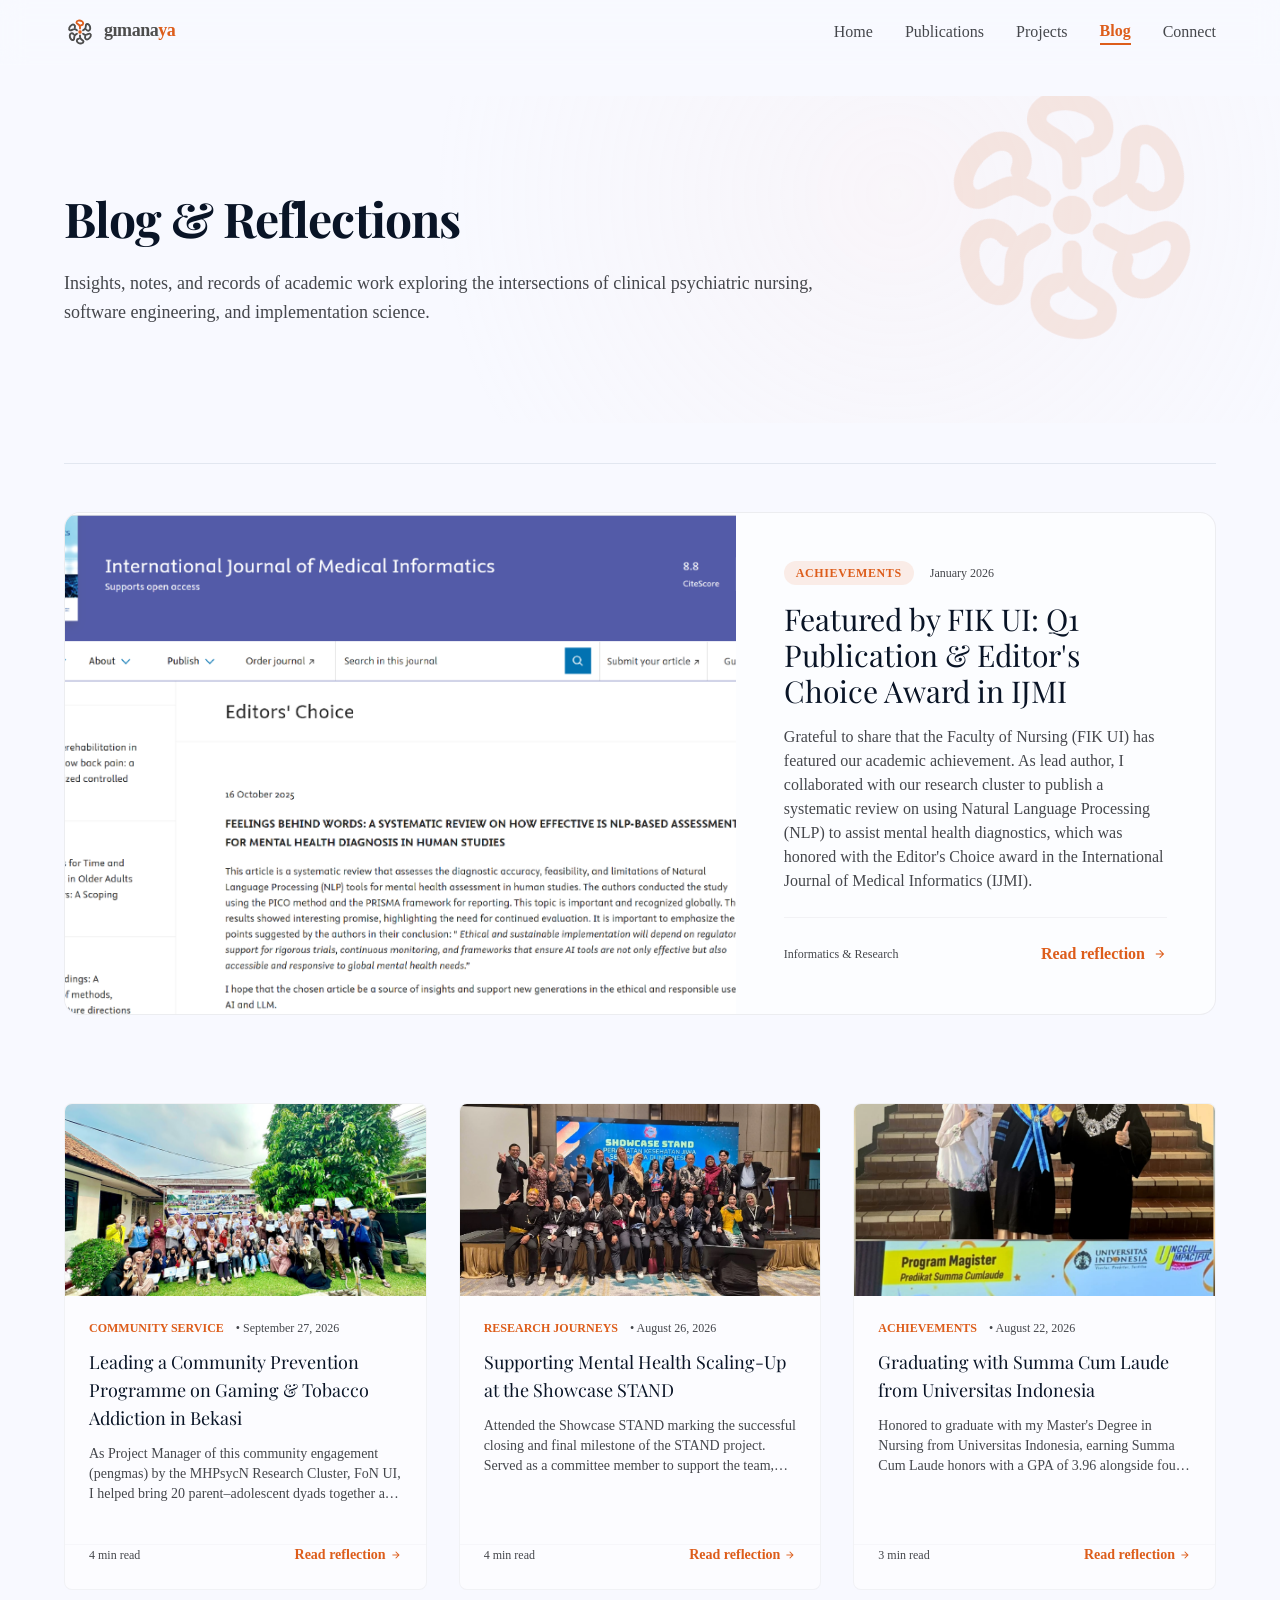
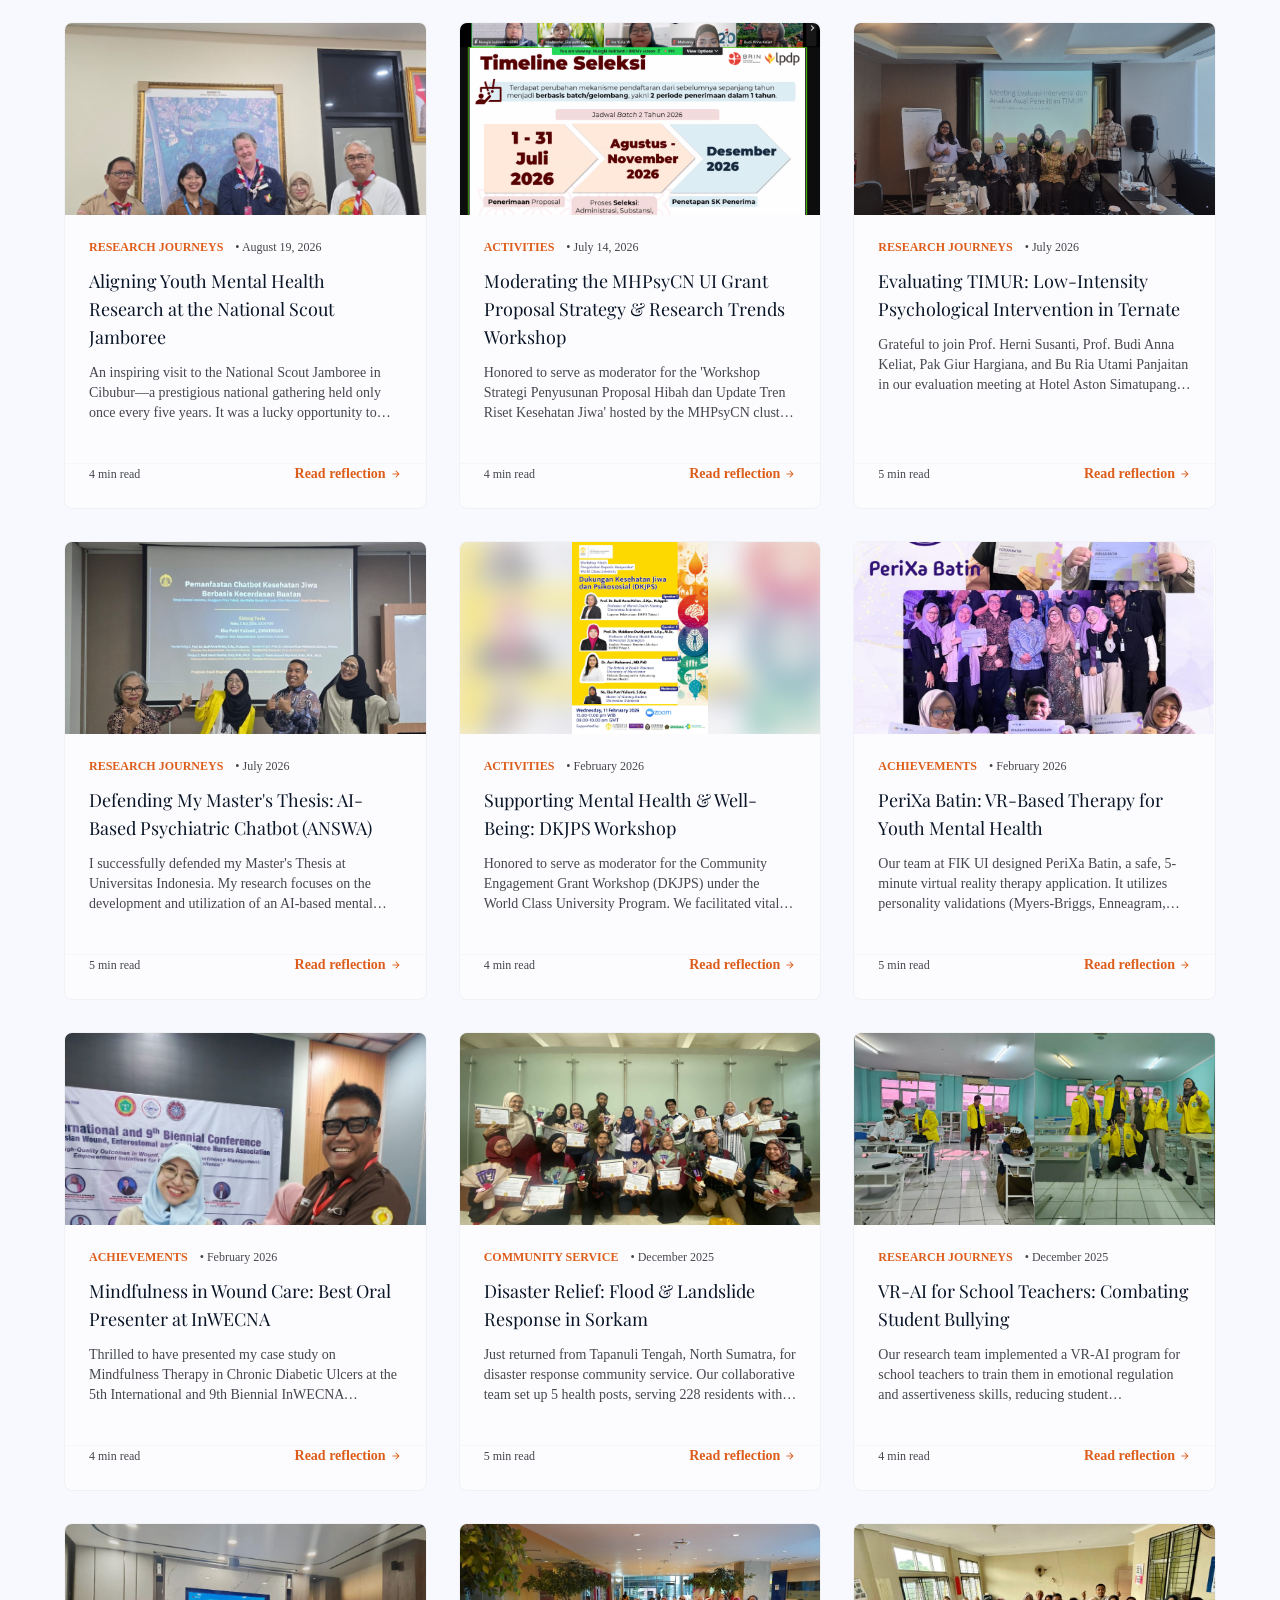
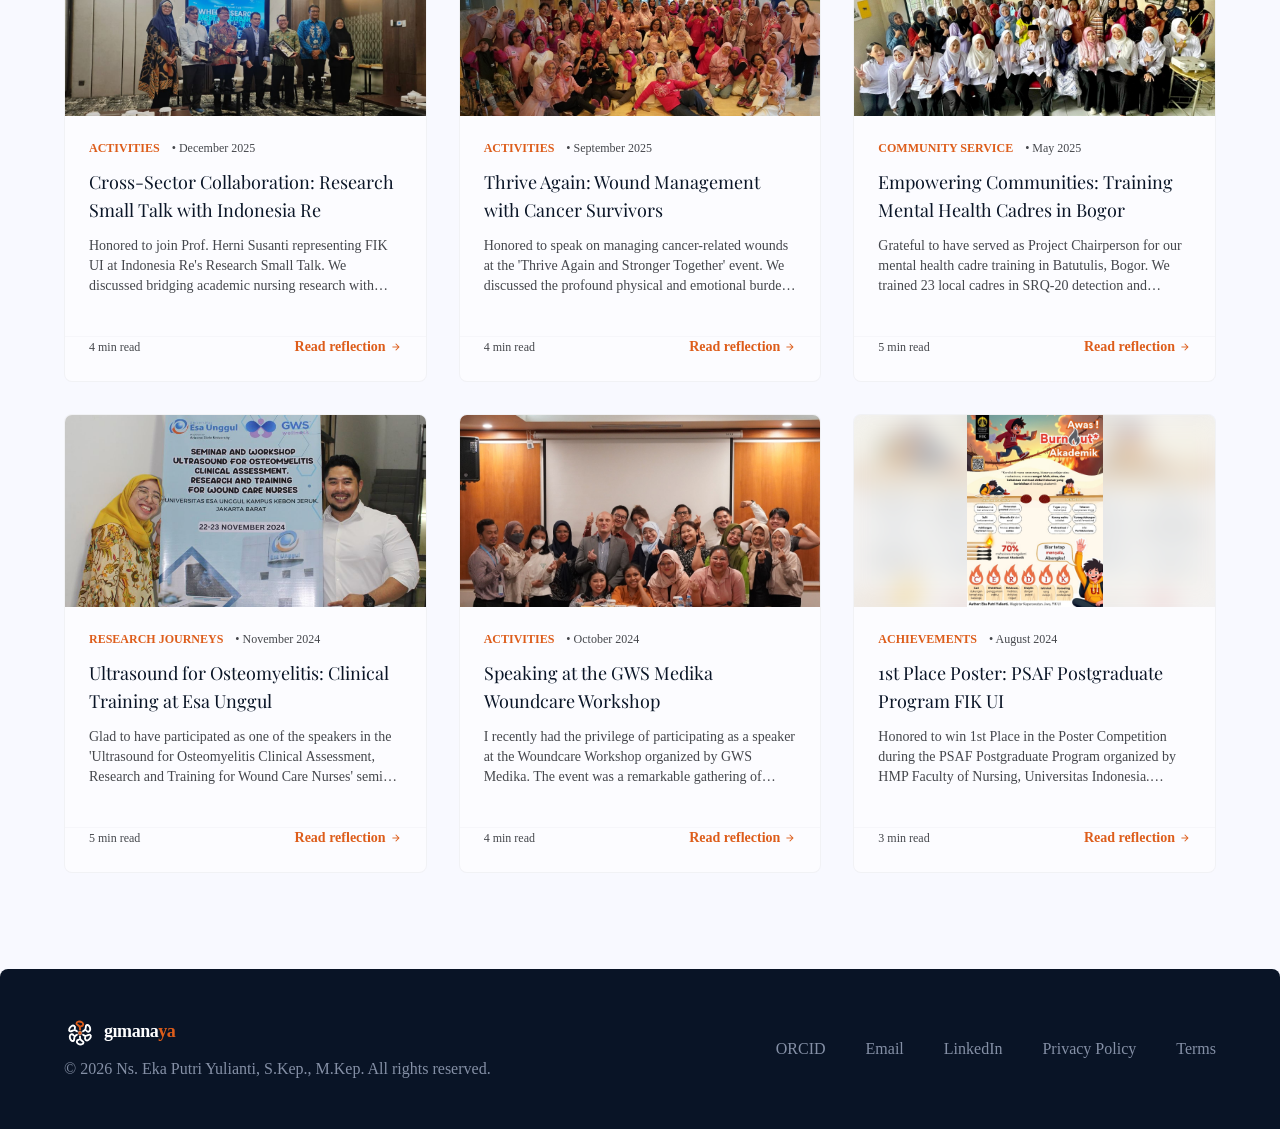
<file: blog.html>
<!DOCTYPE html>
<html class="scroll-smooth" lang="en">
<head>
    <meta charset="utf-8"/>
    <meta content="width=device-width, initial-scale=1.0" name="viewport"/>
    <title>Blog & Reflections | Gimanaya | Ns. Eka Putri Yulianti, S.Kep., M.Kep</title>
    
    <link href="https://fonts.googleapis.com/css2?family=Playfair+Display:ital,wght@0,600;0,700;1,600&family=Plus+Jakarta+Sans:wght@400;500;600;700&display=swap" rel="stylesheet"/>
    <link href="https://fonts.googleapis.com/css2?family=Material+Symbols+Outlined:wght,FILL@100..700,0..1&display=swap" rel="stylesheet"/>
    
    
<link rel="icon" type="image/png" href="favicon_v2.png?v=2" />
<link rel="shortcut icon" href="favicon_v2.png?v=2" />
<link rel="apple-touch-icon" href="favicon_v2.png?v=2" />
    <link href="https://fonts.cdnfonts.com/css/glacial-indifference" rel="stylesheet">
    <link rel="stylesheet" href="css/style.css">
</head>
<body class="bg-background text-on-surface font-body-md selection:bg-secondary-fixed selection:text-on-secondary-fixed">

<!-- TopAppBar -->
<header class="fixed top-0 w-full z-50 glass-nav">
    <div class="flex items-center justify-between px-6 md:px-16 py-4 max-w-container-max mx-auto">
        <a href="index.html" class="flex items-center gap-2">
            <!-- Inline SVG Logo Mark -->
            <svg class="h-8 w-8" viewBox="20 0 160 200">
                <!-- Central Orange Circle -->
                <circle cx="100" cy="100" r="12" fill="#dd5d1b" stroke="#ffffff" stroke-width="2" />
                
                <!-- Group of Question Marks -->
                <g fill="none" stroke-width="12" stroke-linecap="round" stroke-linejoin="round">
                    <!-- 0 deg (top) - Orange -->
                    <path stroke="#dd5d1b" d="M 100 78 L 100 68 C 100 50, 78 52, 78 40 C 78 28, 98 25, 112 33 C 124 40, 122 56, 108 58" />
                    <!-- 60 deg - Grey -->
                    <path stroke="#4d4d4d" d="M 100 78 L 100 68 C 100 50, 78 52, 78 40 C 78 28, 98 25, 112 33 C 124 40, 122 56, 108 58" transform="rotate(60, 100, 100)" />
                    <!-- 120 deg - Grey -->
                    <path stroke="#4d4d4d" d="M 100 78 L 100 68 C 100 50, 78 52, 78 40 C 78 28, 98 25, 112 33 C 124 40, 122 56, 108 58" transform="rotate(120, 100, 100)" />
                    <!-- 180 deg - Grey -->
                    <path stroke="#4d4d4d" d="M 100 78 L 100 68 C 100 50, 78 52, 78 40 C 78 28, 98 25, 112 33 C 124 40, 122 56, 108 58" transform="rotate(180, 100, 100)" />
                    <!-- 240 deg - Grey -->
                    <path stroke="#4d4d4d" d="M 100 78 L 100 68 C 100 50, 78 52, 78 40 C 78 28, 98 25, 112 33 C 124 40, 122 56, 108 58" transform="rotate(240, 100, 100)" />
                    <!-- 300 deg - Grey -->
                    <path stroke="#4d4d4d" d="M 100 78 L 100 68 C 100 50, 78 52, 78 40 C 78 28, 98 25, 112 33 C 124 40, 122 56, 108 58" transform="rotate(300, 100, 100)" />
                </g>
            </svg>
            <!-- Brand Logo Type text (fully style-able) -->
            <span class="font-bold text-lg tracking-tight font-body-lg inline-block transform -translate-y-[2px]">
                <span class="text-[#4d4d4d]">gımana</span><span class="text-[#dd5d1b]">ya</span>
            </span>
        </a>
        <nav class="hidden md:flex items-center gap-8">
            <a class="text-on-surface-variant font-body-md hover:text-secondary transition-colors duration-300" href="index.html">Home</a>
            <a class="text-on-surface-variant font-body-md hover:text-secondary transition-colors duration-300" href="publications.html">Publications</a>
            <a class="text-on-surface-variant font-body-md hover:text-secondary transition-colors duration-300" href="projects.html">Projects</a>
            <a class="text-secondary font-bold border-b-2 border-secondary transition-colors duration-300" href="blog.html">Blog</a>
            <a class="text-on-surface-variant font-body-md hover:text-secondary transition-colors duration-300" href="connect.html">Connect</a>
        </nav>
        <!-- Mobile Menu Button -->
        <button id="mobile-menu-btn" class="md:hidden flex items-center justify-center p-2 text-primary focus:outline-none" aria-label="Toggle Menu">
            <span class="material-symbols-outlined text-2xl">menu</span>
        </button>
    </div>

    <!-- Mobile Dropdown Menu -->
    <div id="mobile-menu" class="hidden md:hidden absolute top-[68px] left-0 w-full bg-surface/95 backdrop-blur-lg border-b border-outline-variant/20 shadow-lg py-6 px-8 flex flex-col gap-4 z-40">
        <a class="text-on-surface-variant font-body-md hover:text-secondary pl-3 transition-colors" href="index.html">Home</a>
        <a class="text-on-surface-variant font-body-md hover:text-secondary pl-3 transition-colors" href="publications.html">Publications</a>
        <a class="text-on-surface-variant font-body-md hover:text-secondary pl-3 transition-colors" href="projects.html">Projects</a>
        <a class="text-secondary font-bold border-l-4 border-secondary pl-3" href="blog.html">Blog</a>
        <a class="text-on-surface-variant font-body-md hover:text-secondary pl-3 transition-colors" href="connect.html">Connect</a>
    </div>
</header>

<main class="pt-24">
    <!-- Intro / Hero Area -->
    <section class="relative overflow-hidden px-6 md:px-16 py-16 md:py-24 hero-gradient max-w-container-max mx-auto">
    <!-- Background Watermark Logo Mark (Animated) -->
    <div class="absolute right-4 bottom-4 md:right-12 md:bottom-12 w-[180px] md:w-[320px] h-[180px] md:h-[320px] opacity-[0.12] pointer-events-none z-0 select-none">
        <svg xmlns="http://www.w3.org/2000/svg" viewBox="20 0 160 200" class="w-full h-full object-contain">
            <style>
                @keyframes popCircle {
                    0% { opacity: 0; transform: scale(0); }
                    100% { opacity: 1; transform: scale(1); }
                }
                @keyframes popPath {
                    0% { opacity: 0; transform: scale(0.3); }
                    70% { transform: scale(1.1); }
                    100% { opacity: 1; transform: scale(1); }
                }
                .anim-circle {
                    transform-origin: 100px 100px;
                    animation: popCircle 0.5s cubic-bezier(0.34, 1.56, 0.64, 1) forwards;
                }
                .anim-q {
                    transform-origin: 100px 100px;
                    opacity: 0;
                    animation: popPath 0.5s cubic-bezier(0.34, 1.56, 0.64, 1) forwards;
                }
            </style>
            <!-- Central Circle -->
            <circle class="anim-circle" cx="100" cy="100" r="12" fill="#dd5d1b" />
            
            <g fill="none" stroke="#dd5d1b" stroke-width="12" stroke-linecap="round" stroke-linejoin="round">
                <!-- 0 deg (top) - delay 0.1s -->
                <g>
                    <path class="anim-q" style="animation-delay: 0.1s;" d="M 100 78 L 100 68 C 100 50, 78 52, 78 40 C 78 28, 98 25, 112 33 C 124 40, 122 56, 108 58" />
                </g>
                <!-- 300 deg (top-left) - delay 0.25s -->
                <g transform="rotate(300, 100, 100)">
                    <path class="anim-q" style="animation-delay: 0.25s;" d="M 100 78 L 100 68 C 100 50, 78 52, 78 40 C 78 28, 98 25, 112 33 C 124 40, 122 56, 108 58" />
                </g>
                <!-- 240 deg (bottom-left) - delay 0.4s -->
                <g transform="rotate(240, 100, 100)">
                    <path class="anim-q" style="animation-delay: 0.4s;" d="M 100 78 L 100 68 C 100 50, 78 52, 78 40 C 78 28, 98 25, 112 33 C 124 40, 122 56, 108 58" />
                </g>
                <!-- 180 deg (bottom) - delay 0.55s -->
                <g transform="rotate(180, 100, 100)">
                    <path class="anim-q" style="animation-delay: 0.55s;" d="M 100 78 L 100 68 C 100 50, 78 52, 78 40 C 78 28, 98 25, 112 33 C 124 40, 122 56, 108 58" />
                </g>
                <!-- 120 deg (bottom-right) - delay 0.7s -->
                <g transform="rotate(120, 100, 100)">
                    <path class="anim-q" style="animation-delay: 0.7s;" d="M 100 78 L 100 68 C 100 50, 78 52, 78 40 C 78 28, 98 25, 112 33 C 124 40, 122 56, 108 58" />
                </g>
                <!-- 60 deg (top-right) - delay 0.85s -->
                <g transform="rotate(60, 100, 100)">
                    <path class="anim-q" style="animation-delay: 0.85s;" d="M 100 78 L 100 68 C 100 50, 78 52, 78 40 C 78 28, 98 25, 112 33 C 124 40, 122 56, 108 58" />
                </g>
            </g>
        </svg>
    </div>
        <div class="max-w-3xl">
            <h1 class="font-display-lg text-display-lg-mobile md:text-display-lg text-primary mb-6 leading-tight">
                Blog & Reflections
            </h1>
            <p class="font-body-lg text-body-lg text-on-surface-variant leading-relaxed">
                Insights, notes, and records of academic work exploring the intersections of clinical psychiatric nursing, software engineering, and implementation science.
            </p>
        </div>
    </section>

    <!-- Featured Post -->
    <section class="px-6 md:px-16 py-10 max-w-container-max mx-auto">
        <div class="editorial-rule mb-12"></div>
        <div class="bg-white/60 border border-outline-variant/30 rounded-2xl overflow-hidden hover:shadow-xl transition-all duration-500 grid grid-cols-1 md:grid-cols-12 gap-0 group">
            <div class="md:col-span-7 h-64 md:h-full min-h-[300px] overflow-hidden relative">
                <img src="images/ijmi_editors_choice.png" alt="International Journal of Medical Informatics Editor's Choice Announcement" class="absolute inset-0 w-full h-full object-cover group-hover:scale-105 transition-transform duration-700" />
            </div>
            <div class="md:col-span-5 p-8 md:p-12 flex flex-col justify-between">
                <div>
                    <div class="flex items-center gap-4 mb-4">
                        <span class="px-3 py-1 bg-secondary/10 text-secondary rounded-full text-xs font-bold uppercase tracking-wider">Achievements</span>
                        <span class="text-xs text-on-surface-variant">January 2026</span>
                    </div>
                    <h2 class="font-headline-sm text-2xl md:text-3xl text-primary mb-4 leading-tight">
                        Featured by FIK UI: Q1 Publication & Editor's Choice Award in IJMI
                    </h2>
                    <p class="font-body-md text-on-surface-variant mb-6 text-sm md:text-base">
                        Grateful to share that the Faculty of Nursing (FIK UI) has featured our academic achievement. As lead author, I collaborated with our research cluster to publish a systematic review on using Natural Language Processing (NLP) to assist mental health diagnostics, which was honored with the Editor's Choice award in the International Journal of Medical Informatics (IJMI).
                    </p>
                </div>
                <div class="pt-6 border-t border-outline-variant/20 flex justify-between items-center">
                    <span class="text-xs text-on-surface-variant font-medium">Informatics & Research</span>
                    <a href="blog-post.html?id=ijmi" class="inline-flex items-center gap-2 text-secondary font-bold hover:gap-4 transition-all">
                        Read reflection <span class="material-symbols-outlined text-sm">arrow_forward</span>
                    </a>
                </div>
            </div>
        </div>
    </section>

    <!-- Post Grid -->
    <section class="px-6 md:px-16 py-12 max-w-container-max mx-auto">
        <div class="grid grid-cols-1 md:grid-cols-3 gap-8">
                                                <!-- Post 0: Saung Belajar Pengmas -->
            <div class="bg-white/50 border border-outline-variant/20 rounded-xl overflow-hidden hover:shadow-lg transition-all duration-500 flex flex-col justify-between group">
                <div>
                    <div class="h-48 overflow-hidden relative">
                        <img src="images/saung_belajar_pengmas.jpg" alt="Community-based prevention programme on gaming and tobacco addiction at Komunitas Saung Belajar Bekasi" loading="lazy" class="absolute inset-0 w-full h-full object-cover group-hover:scale-105 transition-transform duration-700" />
                    </div>
                    <div class="p-6">
                        <div class="flex items-center gap-3 mb-3">
                            <span class="text-xs text-secondary font-bold uppercase">Community Service</span>
                            <span class="text-xs text-on-surface-variant">• September 27, 2026</span>
                        </div>
                        <h3 class="font-headline-sm text-lg text-primary mb-3">
                            Leading a Community Prevention Programme on Gaming &amp; Tobacco Addiction in Bekasi
                        </h3>
                        <p class="font-body-md text-on-surface-variant text-sm line-clamp-3">
                            As Project Manager of this community engagement (pengmas) by the MHPsycN Research Cluster, FoN UI, I helped bring 20 parent–adolescent dyads together at Komunitas Saung Belajar to build healthier family communication against gaming and nicotine dependency.
                        </p>
                    </div>
                </div>
                <div class="p-6 pt-0 border-t border-outline-variant/10 flex justify-between items-center mt-4">
                    <span class="text-xs text-on-surface-variant">4 min read</span>
                    <a href="blog-post.html?id=saung-belajar-pengmas" class="inline-flex items-center gap-1 text-secondary text-sm font-bold hover:gap-2 transition-all">
                        Read reflection <span class="material-symbols-outlined text-xs">arrow_forward</span>
                    </a>
                </div>
            </div>

            <!-- Post 1: Showcase STAND -->
            <div class="bg-white/50 border border-outline-variant/20 rounded-xl overflow-hidden hover:shadow-lg transition-all duration-500 flex flex-col justify-between group">
                <div>
                    <div class="h-48 overflow-hidden relative">
                        <img src="images/showcase_stand.jpg" alt="Showcase STAND team and committee group photo" class="absolute inset-0 w-full h-full object-cover group-hover:scale-105 transition-transform duration-700" />
                    </div>
                    <div class="p-6">
                        <div class="flex items-center gap-3 mb-3">
                            <span class="text-xs text-secondary font-bold uppercase">Research Journeys</span>
                            <span class="text-xs text-on-surface-variant">• August 26, 2026</span>
                        </div>
                        <h3 class="font-headline-sm text-lg text-primary mb-3">
                            Supporting Mental Health Scaling-Up at the Showcase STAND
                        </h3>
                        <p class="font-body-md text-on-surface-variant text-sm line-clamp-3">
                            Attended the Showcase STAND marking the successful closing and final milestone of the STAND project. Served as a committee member to support the team, with special thanks to Mba Hany Wihardja for the opportunity. In the future, I will be helping our cluster manage the STAND scaling-up process across Indonesia.
                        </p>
                    </div>
                </div>
                <div class="p-6 pt-0 border-t border-outline-variant/10 flex justify-between items-center mt-4">
                    <span class="text-xs text-on-surface-variant">4 min read</span>
                    <a href="blog-post.html?id=showcase-stand" class="inline-flex items-center gap-1 text-secondary text-sm font-bold hover:gap-2 transition-all">
                        Read reflection <span class="material-symbols-outlined text-xs">arrow_forward</span>
                    </a>
                </div>
            </div>

                                    <!-- Post 2: Graduation Summa Cum Laude -->
            <div class="bg-white/50 border border-outline-variant/20 rounded-xl overflow-hidden hover:shadow-lg transition-all duration-500 flex flex-col justify-between group">
                <div>
                    <div class="h-48 overflow-hidden relative">
                        <img src="images/graduation_summa_cumlaude.jpg" alt="Eka Putri Yulianti graduation Summa Cum Laude with mentor and grade list slides" class="absolute inset-0 w-full h-full object-cover group-hover:scale-105 transition-transform duration-700" />
                    </div>
                    <div class="p-6">
                        <div class="flex items-center gap-3 mb-3">
                            <span class="text-xs text-secondary font-bold uppercase">Achievements</span>
                            <span class="text-xs text-on-surface-variant">• August 22, 2026</span>
                        </div>
                        <h3 class="font-headline-sm text-lg text-primary mb-3">
                            Graduating with Summa Cum Laude from Universitas Indonesia
                        </h3>
                        <p class="font-body-md text-on-surface-variant text-sm line-clamp-3">
                            Honored to graduate with my Master's Degree in Nursing from Universitas Indonesia, earning Summa Cum Laude honors with a GPA of 3.96 alongside four close friends. Immensely grateful to Allah Al-Mighty, LPDP as my sponsor, my family, supervisors, and professors who made this possible.
                        </p>
                    </div>
                </div>
                <div class="p-6 pt-0 border-t border-outline-variant/10 flex justify-between items-center mt-4">
                    <span class="text-xs text-on-surface-variant">3 min read</span>
                    <a href="blog-post.html?id=graduation-summa-cumlaude" class="inline-flex items-center gap-1 text-secondary text-sm font-bold hover:gap-2 transition-all">
                        Read reflection <span class="material-symbols-outlined text-xs">arrow_forward</span>
                    </a>
                </div>
            </div>

            <!-- Post 3: National Jamboree -->
            <div class="bg-white/50 border border-outline-variant/20 rounded-xl overflow-hidden hover:shadow-lg transition-all duration-500 flex flex-col justify-between group">
                <div>
                    <div class="h-48 overflow-hidden relative">
                        <img src="images/national_jamboree.jpg" alt="Eka with Lord David Baden-Powell and Scout Kakak at National Jamboree" class="absolute inset-0 w-full h-full object-cover group-hover:scale-105 transition-transform duration-700" />
                    </div>
                    <div class="p-6">
                        <div class="flex items-center gap-3 mb-3">
                            <span class="text-xs text-secondary font-bold uppercase">Research Journeys</span>
                            <span class="text-xs text-on-surface-variant">• August 19, 2026</span>
                        </div>
                        <h3 class="font-headline-sm text-lg text-primary mb-3">
                            Aligning Youth Mental Health Research at the National Scout Jamboree
                        </h3>
                        <p class="font-body-md text-on-surface-variant text-sm line-clamp-3">
                            An inspiring visit to the National Scout Jamboree in Cibubur—a prestigious national gathering held only once every five years. It was a lucky opportunity to align our youth mental health research with the Indonesian context and meet Kak Parulian Siagian, Kak Brata Tryana Hardjosubroto, and Lord David Baden-Powell.
                        </p>
                    </div>
                </div>
                <div class="p-6 pt-0 border-t border-outline-variant/10 flex justify-between items-center mt-4">
                    <span class="text-xs text-on-surface-variant">4 min read</span>
                    <a href="blog-post.html?id=national-jamboree" class="inline-flex items-center gap-1 text-secondary text-sm font-bold hover:gap-2 transition-all">
                        Read reflection <span class="material-symbols-outlined text-xs">arrow_forward</span>
                    </a>
                </div>
            </div>

            <!-- Post 4: BRIN Proposal Strategy & Research Trends Workshop -->
            <div class="bg-white/50 border border-outline-variant/20 rounded-xl overflow-hidden hover:shadow-lg transition-all duration-500 flex flex-col justify-between group">
                <div>
                    <div class="h-48 overflow-hidden relative">
                        <img src="images/brin_workshop.png" alt="BRIN Proposal Strategy Workshop Zoom screen" class="absolute inset-0 w-full h-full object-cover group-hover:scale-105 transition-transform duration-700" />
                    </div>
                    <div class="p-6">
                        <div class="flex items-center gap-3 mb-3">
                            <span class="text-xs text-secondary font-bold uppercase">Activities</span>
                            <span class="text-xs text-on-surface-variant">• July 14, 2026</span>
                        </div>
                        <h3 class="font-headline-sm text-lg text-primary mb-3">
                            Moderating the MHPsyCN UI Grant Proposal Strategy & Research Trends Workshop
                        </h3>
                        <p class="font-body-md text-on-surface-variant text-sm line-clamp-3">
                            Honored to serve as moderator for the 'Workshop Strategi Penyusunan Proposal Hibah dan Update Tren Riset Kesehatan Jiwa' hosted by the MHPsyCN cluster, FIK UI. We discussed external BRIN research funding schemes with Analis Kebijakan Nungki Indrianti, M.A., and Dr. dr. Sri Idaiani, Sp.K.J. from BRIN.
                        </p>
                    </div>
                </div>
                <div class="p-6 pt-0 border-t border-outline-variant/10 flex justify-between items-center mt-4">
                    <span class="text-xs text-on-surface-variant">4 min read</span>
                    <a href="blog-post.html?id=brin-workshop" class="inline-flex items-center gap-1 text-secondary text-sm font-bold hover:gap-2 transition-all">
                        Read reflection <span class="material-symbols-outlined text-xs">arrow_forward</span>
                    </a>
                </div>
            </div>

            <!-- Post 5: TIMUR Research Meeting -->
            <div class="bg-white/50 border border-outline-variant/20 rounded-xl overflow-hidden hover:shadow-lg transition-all duration-500 flex flex-col justify-between group">
                <div>
                    <div class="h-48 overflow-hidden relative">
                        <img src="images/timur_meeting.jpg" alt="TIMUR Research Meeting Group Photo" class="absolute inset-0 w-full h-full object-cover group-hover:scale-105 transition-transform duration-700" />
                    </div>
                    <div class="p-6">
                        <div class="flex items-center gap-3 mb-3">
                            <span class="text-xs text-secondary font-bold uppercase">Research Journeys</span>
                            <span class="text-xs text-on-surface-variant">• July 2026</span>
                        </div>
                        <h3 class="font-headline-sm text-lg text-primary mb-3">
                            Evaluating TIMUR: Low-Intensity Psychological Intervention in Ternate
                        </h3>
                        <p class="font-body-md text-on-surface-variant text-sm line-clamp-3">
                            Grateful to join Prof. Herni Susanti, Prof. Budi Anna Keliat, Pak Giur Hargiana, and Bu Ria Utami Panjaitan in our evaluation meeting at Hotel Aston Simatupang, Jakarta. We analyzed the early research data of the TIMUR project, implementing low-intensity psychiatric interventions in Ternate, East Indonesia.
                        </p>
                    </div>
                </div>
                <div class="p-6 pt-0 border-t border-outline-variant/10 flex justify-between items-center mt-4">
                    <span class="text-xs text-on-surface-variant">5 min read</span>
                    <a href="blog-post.html?id=timur" class="inline-flex items-center gap-1 text-secondary text-sm font-bold hover:gap-2 transition-all">
                        Read reflection <span class="material-symbols-outlined text-xs">arrow_forward</span>
                    </a>
                </div>
            </div>

            <!-- Post 4: ANSWA -->
            <div class="bg-white/50 border border-outline-variant/20 rounded-xl overflow-hidden hover:shadow-lg transition-all duration-500 flex flex-col justify-between group">
                <div>
                    <div class="h-48 overflow-hidden relative">
                        <img src="images/answa_thesis.jpg" alt="Eka defending Master's Thesis for ANSWA" class="absolute inset-0 w-full h-full object-cover object-top group-hover:scale-105 transition-transform duration-700" />
                    </div>
                    <div class="p-6">
                        <div class="flex items-center gap-3 mb-3">
                            <span class="text-xs text-secondary font-bold uppercase">Research Journeys</span>
                            <span class="text-xs text-on-surface-variant">• July 2026</span>
                        </div>
                        <h3 class="font-headline-sm text-lg text-primary mb-3">
                            Defending My Master's Thesis: AI-Based Psychiatric Chatbot (ANSWA)
                        </h3>
                        <p class="font-body-md text-on-surface-variant text-sm line-clamp-3">
                            I successfully defended my Master's Thesis at Universitas Indonesia. My research focuses on the development and utilization of an AI-based mental health chatbot (ANSWA) designed to screen anxiety, body image issues, and suicide risk in clients with hypertension.
                        </p>
                    </div>
                </div>
                <div class="p-6 pt-0 border-t border-outline-variant/10 flex justify-between items-center mt-4">
                    <span class="text-xs text-on-surface-variant">5 min read</span>
                    <a href="blog-post.html?id=answa" class="inline-flex items-center gap-1 text-secondary text-sm font-bold hover:gap-2 transition-all">
                        Read reflection <span class="material-symbols-outlined text-xs">arrow_forward</span>
                    </a>
                </div>
            </div>

            <!-- Post 5: DKJPS Workshop -->
            <div class="bg-white/50 border border-outline-variant/20 rounded-xl overflow-hidden hover:shadow-lg transition-all duration-500 flex flex-col justify-between group">
                <div>
                    <div class="h-48 overflow-hidden relative bg-black/5 flex items-center justify-center">
                        <img src="images/dkjps_workshop.png" alt="DKJPS Community Engagement Workshop blurred background" class="absolute inset-0 w-full h-full object-cover blur-md opacity-40 scale-105" />
                        <img src="images/dkjps_workshop.png" alt="DKJPS Community Engagement Workshop" class="relative z-10 max-h-full object-contain group-hover:scale-105 transition-transform duration-700" />
                    </div>
                    <div class="p-6">
                        <div class="flex items-center gap-3 mb-3">
                            <span class="text-xs text-secondary font-bold uppercase">Activities</span>
                            <span class="text-xs text-on-surface-variant">• February 2026</span>
                        </div>
                        <h3 class="font-headline-sm text-lg text-primary mb-3">
                            Supporting Mental Health & Well-Being: DKJPS Workshop
                        </h3>
                        <p class="font-body-md text-on-surface-variant text-sm line-clamp-3">
                            Honored to serve as moderator for the Community Engagement Grant Workshop (DKJPS) under the World Class University Program. We facilitated vital discussions on community mental health strategies with Prof. Budi Anna Keliat, Prof. Meidiana Dwidiyanti, and Dr. Asri Maharani.
                        </p>
                    </div>
                </div>
                <div class="p-6 pt-0 border-t border-outline-variant/10 flex justify-between items-center mt-4">
                    <span class="text-xs text-on-surface-variant">4 min read</span>
                    <a href="blog-post.html?id=dkjps" class="inline-flex items-center gap-1 text-secondary text-sm font-bold hover:gap-2 transition-all">
                        Read reflection <span class="material-symbols-outlined text-xs">arrow_forward</span>
                    </a>
                </div>
            </div>

            <!-- Post 6: PeriXa Batin -->
            <div class="bg-white/50 border border-outline-variant/20 rounded-xl overflow-hidden hover:shadow-lg transition-all duration-500 flex flex-col justify-between group">
                <div>
                    <div class="h-48 overflow-hidden relative">
                        <img src="images/perixa_batin.jpg" alt="PeriXa Batin Team holding awards" class="absolute inset-0 w-full h-full object-cover group-hover:scale-105 transition-transform duration-700" />
                    </div>
                    <div class="p-6">
                        <div class="flex items-center gap-3 mb-3">
                            <span class="text-xs text-secondary font-bold uppercase">Achievements</span>
                            <span class="text-xs text-on-surface-variant">• February 2026</span>
                        </div>
                        <h3 class="font-headline-sm text-lg text-primary mb-3">
                            PeriXa Batin: VR-Based Therapy for Youth Mental Health
                        </h3>
                        <p class="font-body-md text-on-surface-variant text-sm line-clamp-3">
                            Our team at FIK UI designed PeriXa Batin, a safe, 5-minute virtual reality therapy application. It utilizes personality validations (Myers-Briggs, Enneagram, Jungian Archetypes) to tailor sessions that trigger positive cognitive responses for anxiety reduction.
                        </p>
                    </div>
                </div>
                <div class="p-6 pt-0 border-t border-outline-variant/10 flex justify-between items-center mt-4">
                    <span class="text-xs text-on-surface-variant">5 min read</span>
                    <a href="blog-post.html?id=perixa-batin" class="inline-flex items-center gap-1 text-secondary text-sm font-bold hover:gap-2 transition-all">
                        Read reflection <span class="material-symbols-outlined text-xs">arrow_forward</span>
                    </a>
                </div>
            </div>

            <!-- Post 7: InWECNA Presentation Award -->
            <div class="bg-white/50 border border-outline-variant/20 rounded-xl overflow-hidden hover:shadow-lg transition-all duration-500 flex flex-col justify-between group">
                <div>
                    <div class="h-48 overflow-hidden relative">
                        <img src="images/inwecna_award.jpg" alt="Eka receiving Best Oral Presenter certificate at InWECNA" class="absolute inset-0 w-full h-full object-cover object-top group-hover:scale-105 transition-transform duration-700" />
                    </div>
                    <div class="p-6">
                        <div class="flex items-center gap-3 mb-3">
                            <span class="text-xs text-secondary font-bold uppercase">Achievements</span>
                            <span class="text-xs text-on-surface-variant">• February 2026</span>
                        </div>
                        <h3 class="font-headline-sm text-lg text-primary mb-3">
                            Mindfulness in Wound Care: Best Oral Presenter at InWECNA
                        </h3>
                        <p class="font-body-md text-on-surface-variant text-sm line-clamp-3">
                            Thrilled to have presented my case study on Mindfulness Therapy in Chronic Diabetic Ulcers at the 5th International and 9th Biennial InWECNA Conference, and incredibly grateful to be recognized as the Best Oral Presenter. I truly believe that integrating mental health practices into wound care is key to evolving our clinical services.
                        </p>
                    </div>
                </div>
                <div class="p-6 pt-0 border-t border-outline-variant/10 flex justify-between items-center mt-4">
                    <span class="text-xs text-on-surface-variant">4 min read</span>
                    <a href="blog-post.html?id=inwecna" class="inline-flex items-center gap-1 text-secondary text-sm font-bold hover:gap-2 transition-all">
                        Read reflection <span class="material-symbols-outlined text-xs">arrow_forward</span>
                    </a>
                </div>
            </div>

            <!-- Post 8: Sorkam Emergency Relief -->
            <div class="bg-white/50 border border-outline-variant/20 rounded-xl overflow-hidden hover:shadow-lg transition-all duration-500 flex flex-col justify-between group">
                <div>
                    <div class="h-48 overflow-hidden relative">
                        <img src="images/sorkam_response.jpg" alt="Sorkam disaster response group photo" class="absolute inset-0 w-full h-full object-cover group-hover:scale-105 transition-transform duration-700" />
                    </div>
                    <div class="p-6">
                        <div class="flex items-center gap-3 mb-3">
                            <span class="text-xs text-secondary font-bold uppercase">Community Service</span>
                            <span class="text-xs text-on-surface-variant">• December 2025</span>
                        </div>
                        <h3 class="font-headline-sm text-lg text-primary mb-3">
                            Disaster Relief: Flood & Landslide Response in Sorkam
                        </h3>
                        <p class="font-body-md text-on-surface-variant text-sm line-clamp-3">
                            Just returned from Tapanuli Tengah, North Sumatra, for disaster response community service. Our collaborative team set up 5 health posts, serving 228 residents with post-flood clinical care and psychosocial support.
                        </p>
                    </div>
                </div>
                <div class="p-6 pt-0 border-t border-outline-variant/10 flex justify-between items-center mt-4">
                    <span class="text-xs text-on-surface-variant">5 min read</span>
                    <a href="blog-post.html?id=sorkam" class="inline-flex items-center gap-1 text-secondary text-sm font-bold hover:gap-2 transition-all">
                        Read reflection <span class="material-symbols-outlined text-xs">arrow_forward</span>
                    </a>
                </div>
            </div>

            <!-- Post 9: VR-AI in Education -->
            <div class="bg-white/50 border border-outline-variant/20 rounded-xl overflow-hidden hover:shadow-lg transition-all duration-500 flex flex-col justify-between group">
                <div>
                    <div class="h-48 overflow-hidden relative">
                        <img src="images/vrai_school.png" alt="VR-AI research team photo in classroom" class="absolute inset-0 w-full h-full object-cover group-hover:scale-105 transition-transform duration-700" />
                    </div>
                    <div class="p-6">
                        <div class="flex items-center gap-3 mb-3">
                            <span class="text-xs text-secondary font-bold uppercase">Research Journeys</span>
                            <span class="text-xs text-on-surface-variant">• December 2025</span>
                        </div>
                        <h3 class="font-headline-sm text-lg text-primary mb-3">
                            VR-AI for School Teachers: Combating Student Bullying
                        </h3>
                        <p class="font-body-md text-on-surface-variant text-sm line-clamp-3">
                            Our research team implemented a VR-AI program for school teachers to train them in emotional regulation and assertiveness skills, reducing student aggressiveness and classroom bullying.
                        </p>
                    </div>
                </div>
                <div class="p-6 pt-0 border-t border-outline-variant/10 flex justify-between items-center mt-4">
                    <span class="text-xs text-on-surface-variant">4 min read</span>
                    <a href="blog-post.html?id=vrai-school" class="inline-flex items-center gap-1 text-secondary text-sm font-bold hover:gap-2 transition-all">
                        Read reflection <span class="material-symbols-outlined text-xs">arrow_forward</span>
                    </a>
                </div>
            </div>

            <!-- Post 10: Indonesia Re -->
            <div class="bg-white/50 border border-outline-variant/20 rounded-xl overflow-hidden hover:shadow-lg transition-all duration-500 flex flex-col justify-between group">
                <div>
                    <div class="h-48 overflow-hidden relative">
                        <img src="images/research_small_talk.png" alt="Research Small Talk with Indonesia Re" class="absolute inset-0 w-full h-full object-cover group-hover:scale-105 transition-transform duration-700" />
                    </div>
                    <div class="p-6">
                        <div class="flex items-center gap-3 mb-3">
                            <span class="text-xs text-secondary font-bold uppercase">Activities</span>
                            <span class="text-xs text-on-surface-variant">• December 2025</span>
                        </div>
                        <h3 class="font-headline-sm text-lg text-primary mb-3">
                            Cross-Sector Collaboration: Research Small Talk with Indonesia Re
                        </h3>
                        <p class="font-body-md text-on-surface-variant text-sm line-clamp-3">
                            Honored to join Prof. Herni Susanti representing FIK UI at Indonesia Re's Research Small Talk. We discussed bridging academic nursing research with corporate industries to solve public welfare risk management.
                        </p>
                    </div>
                </div>
                <div class="p-6 pt-0 border-t border-outline-variant/10 flex justify-between items-center mt-4">
                    <span class="text-xs text-on-surface-variant">4 min read</span>
                    <a href="blog-post.html?id=indonesia-re" class="inline-flex items-center gap-1 text-secondary text-sm font-bold hover:gap-2 transition-all">
                        Read reflection <span class="material-symbols-outlined text-xs">arrow_forward</span>
                    </a>
                </div>
            </div>

            <!-- Post 11: Thrive Again & Stronger Together -->
            <div class="bg-white/50 border border-outline-variant/20 rounded-xl overflow-hidden hover:shadow-lg transition-all duration-500 flex flex-col justify-between group">
                <div>
                    <div class="h-48 overflow-hidden relative">
                        <img src="images/thrive_again_group.jpg" alt="Thrive Again group photo with Love Pink community" class="absolute inset-0 w-full h-full object-cover object-top group-hover:scale-105 transition-transform duration-700" />
                    </div>
                    <div class="p-6">
                        <div class="flex items-center gap-3 mb-3">
                            <span class="text-xs text-secondary font-bold uppercase">Activities</span>
                            <span class="text-xs text-on-surface-variant">• September 2025</span>
                        </div>
                        <h3 class="font-headline-sm text-lg text-primary mb-3">
                            Thrive Again: Wound Management with Cancer Survivors
                        </h3>
                        <p class="font-body-md text-on-surface-variant text-sm line-clamp-3">
                            Honored to speak on managing cancer-related wounds at the 'Thrive Again and Stronger Together' event. We discussed the profound physical and emotional burden of cancer wounds on both patients and caregivers, and how integrated support improves their overall psychological state.
                        </p>
                    </div>
                </div>
                <div class="p-6 pt-0 border-t border-outline-variant/10 flex justify-between items-center mt-4">
                    <span class="text-xs text-on-surface-variant">4 min read</span>
                    <a href="blog-post.html?id=thrive-again" class="inline-flex items-center gap-1 text-secondary text-sm font-bold hover:gap-2 transition-all">
                        Read reflection <span class="material-symbols-outlined text-xs">arrow_forward</span>
                    </a>
                </div>
            </div>

            <!-- Post 12: Kader Batutulis -->
            <div class="bg-white/50 border border-outline-variant/20 rounded-xl overflow-hidden hover:shadow-lg transition-all duration-500 flex flex-col justify-between group">
                <div>
                    <div class="h-48 overflow-hidden relative">
                        <img src="images/kader_batutulis.jpg" alt="Kader Batutulis Training Group" class="absolute inset-0 w-full h-full object-cover group-hover:scale-105 transition-transform duration-700" />
                    </div>
                    <div class="p-6">
                        <div class="flex items-center gap-3 mb-3">
                            <span class="text-xs text-secondary font-bold uppercase">Community Service</span>
                            <span class="text-xs text-on-surface-variant">• May 2025</span>
                        </div>
                        <h3 class="font-headline-sm text-lg text-primary mb-3">
                            Empowering Communities: Training Mental Health Cadres in Bogor
                        </h3>
                        <p class="font-body-md text-on-surface-variant text-sm line-clamp-3">
                            Grateful to have served as Project Chairperson for our mental health cadre training in Batutulis, Bogor. We trained 23 local cadres in SRQ-20 detection and established vital neighborhood Self-Help Groups (SHGs).
                        </p>
                    </div>
                </div>
                <div class="p-6 pt-0 border-t border-outline-variant/10 flex justify-between items-center mt-4">
                    <span class="text-xs text-on-surface-variant">5 min read</span>
                    <a href="blog-post.html?id=kader-batutulis" class="inline-flex items-center gap-1 text-secondary text-sm font-bold hover:gap-2 transition-all">
                        Read reflection <span class="material-symbols-outlined text-xs">arrow_forward</span>
                    </a>
                </div>
            </div>

            <!-- Post 13: Esa Unggul Seminar -->
            <div class="bg-white/50 border border-outline-variant/20 rounded-xl overflow-hidden hover:shadow-lg transition-all duration-500 flex flex-col justify-between group">
                <div>
                    <div class="h-48 overflow-hidden relative">
                        <img src="images/esa_unggul_seminar.png" alt="Ultrasound for Osteomyelitis Seminar with Adam Astrada" class="absolute inset-0 w-full h-full object-cover group-hover:scale-105 transition-transform duration-700" />
                    </div>
                    <div class="p-6">
                        <div class="flex items-center gap-3 mb-3">
                            <span class="text-xs text-secondary font-bold uppercase">Research Journeys</span>
                            <span class="text-xs text-on-surface-variant">• November 2024</span>
                        </div>
                        <h3 class="font-headline-sm text-lg text-primary mb-3">
                            Ultrasound for Osteomyelitis: Clinical Training at Esa Unggul
                        </h3>
                        <p class="font-body-md text-on-surface-variant text-sm line-clamp-3">
                            Glad to have participated as one of the speakers in the 'Ultrasound for Osteomyelitis Clinical Assessment, Research and Training for Wound Care Nurses' seminar and workshop hosted by Universitas Esa Unggul and supported by GWS Wellness. I collaborated with my research partner, Adam Astrada, to share our expertise on this critical topic.
                        </p>
                    </div>
                </div>
                <div class="p-6 pt-0 border-t border-outline-variant/10 flex justify-between items-center mt-4">
                    <span class="text-xs text-on-surface-variant">5 min read</span>
                    <a href="blog-post.html?id=esa-unggul" class="inline-flex items-center gap-1 text-secondary text-sm font-bold hover:gap-2 transition-all">
                        Read reflection <span class="material-symbols-outlined text-xs">arrow_forward</span>
                    </a>
                </div>
            </div>

            <!-- Post 14: GWS Medika Woundcare Workshop -->
            <div class="bg-white/50 border border-outline-variant/20 rounded-xl overflow-hidden hover:shadow-lg transition-all duration-500 flex flex-col justify-between group">
                <div>
                    <div class="h-48 overflow-hidden relative">
                        <img src="images/gws_woundcare_workshop.jpg" alt="GWS Medika Woundcare Workshop group photo" class="absolute inset-0 w-full h-full object-cover object-top group-hover:scale-105 transition-transform duration-700" />
                    </div>
                    <div class="p-6">
                        <div class="flex items-center gap-3 mb-3">
                            <span class="text-xs text-secondary font-bold uppercase">Activities</span>
                            <span class="text-xs text-on-surface-variant">• October 2024</span>
                        </div>
                        <h3 class="font-headline-sm text-lg text-primary mb-3">
                            Speaking at the GWS Medika Woundcare Workshop
                        </h3>
                        <p class="font-body-md text-on-surface-variant text-sm line-clamp-3">
                            I recently had the privilege of participating as a speaker at the Woundcare Workshop organized by GWS Medika. The event was a remarkable gathering of healthcare professionals, researchers, and practitioners — including Rafael Mazuz, whose insights were truly wonderful, and my research partner Adam Astrada. A huge thank you to everyone who attended and engaged in meaningful discussions.
                        </p>
                    </div>
                </div>
                <div class="p-6 pt-0 border-t border-outline-variant/10 flex justify-between items-center mt-4">
                    <span class="text-xs text-on-surface-variant">4 min read</span>
                    <a href="blog-post.html?id=gws-medika" class="inline-flex items-center gap-1 text-secondary text-sm font-bold hover:gap-2 transition-all">
                        Read reflection <span class="material-symbols-outlined text-xs">arrow_forward</span>
                    </a>
                </div>
            </div>

            <!-- Post 15: PSAF Poster Winner -->
            <div class="bg-white/50 border border-outline-variant/20 rounded-xl overflow-hidden hover:shadow-lg transition-all duration-500 flex flex-col justify-between group">
                <div>
                    <div class="h-48 overflow-hidden relative bg-black/5 flex items-center justify-center">
                        <img src="images/burnout_poster.jpg" alt="Burnout Poster blurred background" class="absolute inset-0 w-full h-full object-cover blur-md opacity-40 scale-105" />
                        <img src="images/burnout_poster.jpg" alt="Burnout Poster" class="relative z-10 max-h-full object-contain group-hover:scale-105 transition-transform duration-700" />
                    </div>
                    <div class="p-6">
                        <div class="flex items-center gap-3 mb-3">
                            <span class="text-xs text-secondary font-bold uppercase">Achievements</span>
                            <span class="text-xs text-on-surface-variant">• August 2024</span>
                        </div>
                        <h3 class="font-headline-sm text-lg text-primary mb-3">
                            1st Place Poster: PSAF Postgraduate Program FIK UI
                        </h3>
                        <p class="font-body-md text-on-surface-variant text-sm line-clamp-3">
                            Honored to win 1st Place in the Poster Competition during the PSAF Postgraduate Program organized by HMP Faculty of Nursing, Universitas Indonesia. Features the slogan "Empowering Your Journey: Unlocking Opportunities At UI To Be Integrity And Culturally Sensitive Nurse".
                        </p>
                    </div>
                </div>
                <div class="p-6 pt-0 border-t border-outline-variant/10 flex justify-between items-center mt-4">
                    <span class="text-xs text-on-surface-variant">3 min read</span>
                    <a href="blog-post.html?id=burnout-poster" class="inline-flex items-center gap-1 text-secondary text-sm font-bold hover:gap-2 transition-all">
                        Read reflection <span class="material-symbols-outlined text-xs">arrow_forward</span>
                    </a>
                </div>
            </div>
        </div>
    </section>
</main>

<!-- Footer -->
<footer class="bg-primary text-on-primary w-full rounded-t-xl mt-12">
    <div class="flex flex-col md:flex-row justify-between items-center px-6 md:px-16 py-12 gap-8 max-w-container-max mx-auto">
        <div class="flex flex-col gap-2 items-center md:items-start">
            <div class="flex items-center gap-2">
                <img src="images/logo_mark_footer.svg" alt="Gimanaya Logo" class="h-8 w-8 object-contain" />
                <span class="font-bold text-lg tracking-tight font-body-lg inline-block transform -translate-y-[2px]"><span class="text-on-primary">gımana</span><span class="text-[#dd5d1b]">ya</span></span>
            </div>
            <p class="text-on-primary-container font-body-md">© 2026 Ns. Eka Putri Yulianti, S.Kep., M.Kep. All rights reserved.</p>
        </div>
        <div class="flex flex-wrap justify-center gap-6 md:gap-10">
            <a class="text-on-primary-container hover:text-secondary-fixed transition-colors font-body-md" href="https://orcid.org/0009-0003-6643-0353" target="_blank">ORCID</a>
            <a class="text-on-primary-container hover:text-secondary-fixed transition-colors font-body-md" href="mailto:eka.putri31@ui.ac.id">Email</a>
            <a class="text-on-primary-container hover:text-secondary-fixed transition-colors font-body-md" href="https://www.linkedin.com/in/ekaputriyulianti" target="_blank">LinkedIn</a>
            <a class="text-on-primary-container hover:text-secondary-fixed transition-colors font-body-md" href="#">Privacy Policy</a>
            <a class="text-on-primary-container hover:text-secondary-fixed transition-colors font-body-md" href="#">Terms</a>
        </div>
    </div>
</footer>

<script>
    // Micro-interactions for smooth revealing of elements
    document.addEventListener('DOMContentLoaded', () => {
        const observerOptions = {
            threshold: 0.01  // Highly sensitive for mobile viewports
        };

        const observer = new IntersectionObserver((entries) => {
            entries.forEach(entry => {
                if (entry.isIntersecting) {
                    entry.target.classList.add('opacity-100', 'translate-y-0');
                    entry.target.classList.remove('opacity-0', 'translate-y-10');
                }
            });
        }, observerOptions);

        document.querySelectorAll('section').forEach((section, index) => {
            // Keep the first section (hero fold) visible instantly on load to avoid blank mobile screens
            if (index === 0) return;
            section.classList.add('transition-all', 'duration-1000', 'ease-out', 'opacity-0', 'translate-y-10');
            observer.observe(section);
        });
    });
</script>

<script>
    // Mobile navigation toggle
    const menuBtn = document.getElementById('mobile-menu-btn');
    const mobileMenu = document.getElementById('mobile-menu');
    if (menuBtn && mobileMenu) {
        menuBtn.addEventListener('click', () => {
            const isHidden = mobileMenu.classList.contains('hidden');
            if (isHidden) {
                mobileMenu.classList.remove('hidden');
                menuBtn.innerHTML = '<span class="material-symbols-outlined text-2xl">close</span>';
            } else {
                mobileMenu.classList.add('hidden');
                menuBtn.innerHTML = '<span class="material-symbols-outlined text-2xl">menu</span>';
            }
        });
    }
    window.addEventListener('resize', () => {
        if (window.innerWidth >= 768 && mobileMenu && !mobileMenu.classList.contains('hidden')) {
            mobileMenu.classList.add('hidden');
            menuBtn.innerHTML = '<span class="material-symbols-outlined text-2xl">menu</span>';
        }
    });
</script>
    <script src="js/petals.js" defer></script>
</body>
</html>
</file>
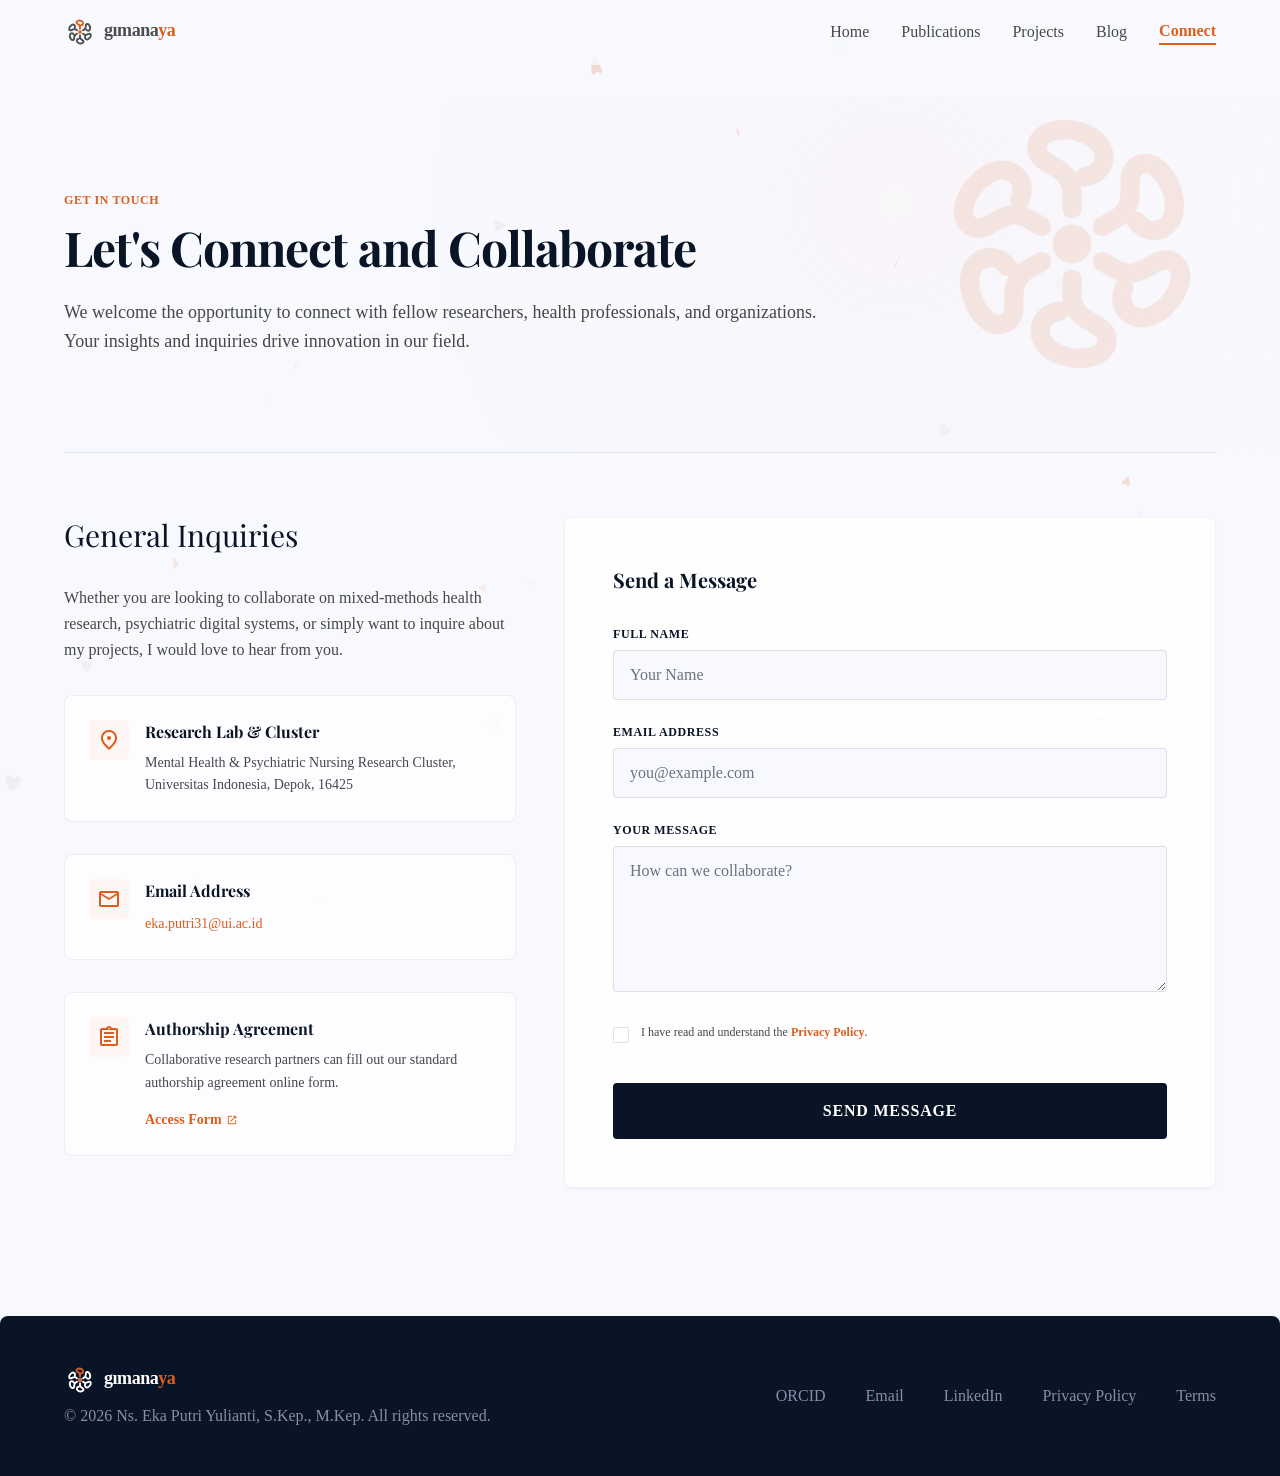
<file: connect.html>
<!DOCTYPE html>
<html class="scroll-smooth" lang="en">
<head>
    <meta charset="utf-8"/>
    <meta content="width=device-width, initial-scale=1.0" name="viewport"/>
    <title>Connect | Gimanaya | Eka Putri Yulianti</title>
    
    <link href="https://fonts.googleapis.com/css2?family=Playfair+Display:ital,wght@0,600;0,700;1,600&family=Plus+Jakarta+Sans:wght@400;500;600;700&display=swap" rel="stylesheet"/>
    <link href="https://fonts.googleapis.com/css2?family=Material+Symbols+Outlined:wght,FILL@100..700,0..1&display=swap" rel="stylesheet"/>
    
    
<link rel="icon" type="image/png" href="favicon_v2.png?v=2" />
<link rel="shortcut icon" href="favicon_v2.png?v=2" />
<link rel="apple-touch-icon" href="favicon_v2.png?v=2" />
    <link href="https://fonts.cdnfonts.com/css/glacial-indifference" rel="stylesheet">
    <link rel="stylesheet" href="css/style.css">
</head>
<body class="bg-background text-on-surface font-body-md selection:bg-secondary-fixed selection:text-on-secondary-fixed">

<!-- TopAppBar -->
<header class="fixed top-0 w-full z-50 glass-nav">
    <div class="flex items-center justify-between px-6 md:px-16 py-4 max-w-container-max mx-auto">
        <a href="index.html" class="flex items-center gap-2">
            <!-- Inline SVG Logo Mark -->
            <svg class="h-8 w-8" viewBox="20 0 160 200">
                <!-- Central Orange Circle -->
                <circle cx="100" cy="100" r="12" fill="#dd5d1b" stroke="#ffffff" stroke-width="2" />
                
                <!-- Group of Question Marks -->
                <g fill="none" stroke-width="12" stroke-linecap="round" stroke-linejoin="round">
                    <!-- 0 deg (top) - Orange -->
                    <path stroke="#dd5d1b" d="M 100 78 L 100 68 C 100 50, 78 52, 78 40 C 78 28, 98 25, 112 33 C 124 40, 122 56, 108 58" />
                    <!-- 60 deg - Grey -->
                    <path stroke="#4d4d4d" d="M 100 78 L 100 68 C 100 50, 78 52, 78 40 C 78 28, 98 25, 112 33 C 124 40, 122 56, 108 58" transform="rotate(60, 100, 100)" />
                    <!-- 120 deg - Grey -->
                    <path stroke="#4d4d4d" d="M 100 78 L 100 68 C 100 50, 78 52, 78 40 C 78 28, 98 25, 112 33 C 124 40, 122 56, 108 58" transform="rotate(120, 100, 100)" />
                    <!-- 180 deg - Grey -->
                    <path stroke="#4d4d4d" d="M 100 78 L 100 68 C 100 50, 78 52, 78 40 C 78 28, 98 25, 112 33 C 124 40, 122 56, 108 58" transform="rotate(180, 100, 100)" />
                    <!-- 240 deg - Grey -->
                    <path stroke="#4d4d4d" d="M 100 78 L 100 68 C 100 50, 78 52, 78 40 C 78 28, 98 25, 112 33 C 124 40, 122 56, 108 58" transform="rotate(240, 100, 100)" />
                    <!-- 300 deg - Grey -->
                    <path stroke="#4d4d4d" d="M 100 78 L 100 68 C 100 50, 78 52, 78 40 C 78 28, 98 25, 112 33 C 124 40, 122 56, 108 58" transform="rotate(300, 100, 100)" />
                </g>
            </svg>
            <!-- Brand Logo Type text (fully style-able) -->
            <span class="font-bold text-lg tracking-tight font-body-lg inline-block transform -translate-y-[2px]">
                <span class="text-[#4d4d4d]">gımana</span><span class="text-[#dd5d1b]">ya</span>
            </span>
        </a>
        <nav class="hidden md:flex items-center gap-8">
            <a class="text-on-surface-variant font-body-md hover:text-secondary transition-colors duration-300" href="index.html">Home</a>
            <a class="text-on-surface-variant font-body-md hover:text-secondary transition-colors duration-300" href="publications.html">Publications</a>
            <a class="text-on-surface-variant font-body-md hover:text-secondary transition-colors duration-300" href="projects.html">Projects</a>
            <a class="text-on-surface-variant font-body-md hover:text-secondary transition-colors duration-300" href="blog.html">Blog</a>
            <a class="text-secondary font-bold border-b-2 border-secondary transition-colors duration-300" href="connect.html">Connect</a>
        </nav>
        <!-- Mobile Menu Button -->
        <button id="mobile-menu-btn" class="md:hidden flex items-center justify-center p-2 text-primary focus:outline-none" aria-label="Toggle Menu">
            <span class="material-symbols-outlined text-2xl">menu</span>
        </button>
    </div>

    <!-- Mobile Dropdown Menu -->
    <div id="mobile-menu" class="hidden md:hidden absolute top-[68px] left-0 w-full bg-surface/95 backdrop-blur-lg border-b border-outline-variant/20 shadow-lg py-6 px-8 flex flex-col gap-4 z-40">
        <a class="text-on-surface-variant font-body-md hover:text-secondary pl-3 transition-colors" href="index.html">Home</a>
        <a class="text-on-surface-variant font-body-md hover:text-secondary pl-3 transition-colors" href="publications.html">Publications</a>
        <a class="text-on-surface-variant font-body-md hover:text-secondary pl-3 transition-colors" href="projects.html">Projects</a>
        <a class="text-on-surface-variant font-body-md hover:text-secondary pl-3 transition-colors" href="blog.html">Blog</a>
        <a class="text-secondary font-bold border-l-4 border-secondary pl-3" href="connect.html">Connect</a>
    </div>
</header>

<main class="pt-24">
    <!-- Hero Section -->
    <section class="relative overflow-hidden px-6 md:px-16 py-16 md:py-24 hero-gradient max-w-container-max mx-auto">
    <!-- Background Watermark Logo Mark (Animated) -->
    <div class="absolute right-4 bottom-4 md:right-12 md:bottom-12 w-[180px] md:w-[320px] h-[180px] md:h-[320px] opacity-[0.12] pointer-events-none z-0 select-none">
        <svg xmlns="http://www.w3.org/2000/svg" viewBox="20 0 160 200" class="w-full h-full object-contain">
            <style>
                @keyframes popCircle {
                    0% { opacity: 0; transform: scale(0); }
                    100% { opacity: 1; transform: scale(1); }
                }
                @keyframes popPath {
                    0% { opacity: 0; transform: scale(0.3); }
                    70% { transform: scale(1.1); }
                    100% { opacity: 1; transform: scale(1); }
                }
                .anim-circle {
                    transform-origin: 100px 100px;
                    animation: popCircle 0.5s cubic-bezier(0.34, 1.56, 0.64, 1) forwards;
                }
                .anim-q {
                    transform-origin: 100px 100px;
                    opacity: 0;
                    animation: popPath 0.5s cubic-bezier(0.34, 1.56, 0.64, 1) forwards;
                }
            </style>
            <!-- Central Circle -->
            <circle class="anim-circle" cx="100" cy="100" r="12" fill="#dd5d1b" />
            
            <g fill="none" stroke="#dd5d1b" stroke-width="12" stroke-linecap="round" stroke-linejoin="round">
                <!-- 0 deg (top) - delay 0.1s -->
                <g>
                    <path class="anim-q" style="animation-delay: 0.1s;" d="M 100 78 L 100 68 C 100 50, 78 52, 78 40 C 78 28, 98 25, 112 33 C 124 40, 122 56, 108 58" />
                </g>
                <!-- 300 deg (top-left) - delay 0.25s -->
                <g transform="rotate(300, 100, 100)">
                    <path class="anim-q" style="animation-delay: 0.25s;" d="M 100 78 L 100 68 C 100 50, 78 52, 78 40 C 78 28, 98 25, 112 33 C 124 40, 122 56, 108 58" />
                </g>
                <!-- 240 deg (bottom-left) - delay 0.4s -->
                <g transform="rotate(240, 100, 100)">
                    <path class="anim-q" style="animation-delay: 0.4s;" d="M 100 78 L 100 68 C 100 50, 78 52, 78 40 C 78 28, 98 25, 112 33 C 124 40, 122 56, 108 58" />
                </g>
                <!-- 180 deg (bottom) - delay 0.55s -->
                <g transform="rotate(180, 100, 100)">
                    <path class="anim-q" style="animation-delay: 0.55s;" d="M 100 78 L 100 68 C 100 50, 78 52, 78 40 C 78 28, 98 25, 112 33 C 124 40, 122 56, 108 58" />
                </g>
                <!-- 120 deg (bottom-right) - delay 0.7s -->
                <g transform="rotate(120, 100, 100)">
                    <path class="anim-q" style="animation-delay: 0.7s;" d="M 100 78 L 100 68 C 100 50, 78 52, 78 40 C 78 28, 98 25, 112 33 C 124 40, 122 56, 108 58" />
                </g>
                <!-- 60 deg (top-right) - delay 0.85s -->
                <g transform="rotate(60, 100, 100)">
                    <path class="anim-q" style="animation-delay: 0.85s;" d="M 100 78 L 100 68 C 100 50, 78 52, 78 40 C 78 28, 98 25, 112 33 C 124 40, 122 56, 108 58" />
                </g>
            </g>
        </svg>
    </div>
        <div class="max-w-3xl">
            <span class="font-caption text-caption uppercase tracking-wider text-secondary font-bold mb-3 block">Get In Touch</span>
            <h1 class="font-display-lg text-display-lg-mobile md:text-display-lg text-primary mb-6">
                Let's Connect and Collaborate
            </h1>
            <p class="font-body-lg text-body-lg text-on-surface-variant leading-relaxed">
                We welcome the opportunity to connect with fellow researchers, health professionals, and organizations. Your insights and inquiries drive innovation in our field.
            </p>
        </div>
    </section>

    <!-- Content / Contact Section -->
    <section class="px-6 md:px-16 pb-20 max-w-container-max mx-auto">
        <div class="editorial-rule mb-16"></div>
        <div class="grid grid-cols-1 md:grid-cols-12 gap-12">
            <!-- Left Side Details -->
            <div class="md:col-span-5 space-y-8">
                <h2 class="font-headline-md text-2xl md:text-3xl text-primary mb-6">General Inquiries</h2>
                <p class="font-body-md text-on-surface-variant leading-relaxed mb-8">
                    Whether you are looking to collaborate on mixed-methods health research, psychiatric digital systems, or simply want to inquire about my projects, I would love to hear from you.
                </p>

                <!-- Location Card -->
                <div class="group p-6 bg-white/70 rounded-xl border border-outline-variant/30 hover:border-secondary/20 transition-all duration-500 hover:shadow-lg flex items-start gap-4">
                    <div class="w-10 h-10 bg-secondary-container/30 text-secondary rounded-lg flex items-center justify-center flex-shrink-0">
                        <span class="material-symbols-outlined">location_on</span>
                    </div>
                    <div>
                        <h4 class="font-headline-sm text-base text-primary font-bold mb-2">Research Lab & Cluster</h4>
                        <p class="text-sm text-on-surface-variant leading-relaxed">
                            Mental Health & Psychiatric Nursing Research Cluster,<br>
                            Universitas Indonesia, Depok, 16425
                        </p>
                    </div>
                </div>

                <!-- Email Card -->
                <div class="group p-6 bg-white/70 rounded-xl border border-outline-variant/30 hover:border-secondary/20 transition-all duration-500 hover:shadow-lg flex items-start gap-4">
                    <div class="w-10 h-10 bg-secondary-container/30 text-secondary rounded-lg flex items-center justify-center flex-shrink-0">
                        <span class="material-symbols-outlined">mail</span>
                    </div>
                    <div>
                        <h4 class="font-headline-sm text-base text-primary font-bold mb-2">Email Address</h4>
                        <a href="mailto:eka.putri31@ui.ac.id" class="text-sm text-secondary hover:underline font-medium">
                            eka.putri31@ui.ac.id
                        </a>
                    </div>
                </div>

                <!-- Authorship Card -->
                <div class="group p-6 bg-white/70 rounded-xl border border-outline-variant/30 hover:border-secondary/20 transition-all duration-500 hover:shadow-lg flex items-start gap-4">
                    <div class="w-10 h-10 bg-secondary-container/30 text-secondary rounded-lg flex items-center justify-center flex-shrink-0">
                        <span class="material-symbols-outlined">assignment</span>
                    </div>
                    <div>
                        <h4 class="font-headline-sm text-base text-primary font-bold mb-2">Authorship Agreement</h4>
                        <p class="text-sm text-on-surface-variant leading-relaxed mb-3">
                            Collaborative research partners can fill out our standard authorship agreement online form.
                        </p>
                        <a href="https://forms.gle/P91VbNp8qbtJGdQQA" target="_blank" class="text-sm text-secondary hover:underline font-bold inline-flex items-center gap-1">
                            Access Form <span class="material-symbols-outlined text-xs">open_in_new</span>
                        </a>
                    </div>
                </div>
            </div>

            <!-- Right Side Form -->
            <div class="md:col-span-7 bg-white/80 p-8 md:p-12 rounded-xl border border-outline-variant/20 shadow-sm">
                <h3 class="font-headline-sm text-xl text-primary font-bold mb-8">Send a Message</h3>
                <form action="https://formsubmit.co/ekaputri.rubedo@gmail.com" method="POST" class="space-y-6">
                    <!-- Full Name -->
                    <div>
                        <label for="name" class="block text-xs font-bold text-primary uppercase tracking-wider mb-2">Full Name</label>
                        <input id="name" name="name" type="text" placeholder="Your Name" required class="w-full px-4 py-3 bg-background border border-outline-variant/50 rounded-lg text-on-surface focus:outline-none focus:border-secondary focus:ring-1 focus:ring-secondary transition-all font-body-md" />
                    </div>

                    <!-- Email Address -->
                    <div>
                        <label for="email" class="block text-xs font-bold text-primary uppercase tracking-wider mb-2">Email Address</label>
                        <input id="email" name="email" type="email" placeholder="you@example.com" required class="w-full px-4 py-3 bg-background border border-outline-variant/50 rounded-lg text-on-surface focus:outline-none focus:border-secondary focus:ring-1 focus:ring-secondary transition-all font-body-md" />
                    </div>

                    <!-- Message -->
                    <div>
                        <label for="message" class="block text-xs font-bold text-primary uppercase tracking-wider mb-2">Your Message</label>
                        <textarea id="message" name="message" rows="5" placeholder="How can we collaborate?" required class="w-full px-4 py-3 bg-background border border-outline-variant/50 rounded-lg text-on-surface focus:outline-none focus:border-secondary focus:ring-1 focus:ring-secondary transition-all font-body-md"></textarea>
                    </div>

                    <!-- Privacy Checkbox -->
                    <div class="flex items-start gap-3">
                        <input id="privacy" type="checkbox" required class="mt-1 rounded border-outline-variant/50 text-secondary focus:ring-secondary" />
                        <label for="privacy" class="text-xs text-on-surface-variant leading-relaxed">
                            I have read and understand the <a href="#" class="text-secondary hover:underline font-bold">Privacy Policy</a>.
                        </label>
                    </div>

                    <!-- Submit Button -->
                    <div class="pt-4">
                        <button type="submit" class="w-full bg-primary text-on-primary font-label-md uppercase tracking-wider py-4 rounded-lg hover:bg-secondary transition-all font-bold active:opacity-75">
                            Send Message
                        </button>
                    </div>
                </form>
            </div>
        </div>
    </section>
</main>

<!-- Footer -->
<footer class="bg-primary text-on-primary w-full rounded-t-xl mt-12">
    <div class="flex flex-col md:flex-row justify-between items-center px-6 md:px-16 py-12 gap-8 max-w-container-max mx-auto">
        <div class="flex flex-col gap-2 items-center md:items-start">
            <div class="flex items-center gap-2">
                <img src="images/logo_mark_footer.svg" alt="Gimanaya Logo" class="h-8 w-8 object-contain" />
                <span class="font-bold text-lg tracking-tight font-body-lg inline-block transform -translate-y-[2px]"><span class="text-on-primary">gımana</span><span class="text-[#dd5d1b]">ya</span></span>
            </div>
            <p class="text-on-primary-container font-body-md">© 2026 Ns. Eka Putri Yulianti, S.Kep., M.Kep. All rights reserved.</p>
        </div>
        <div class="flex flex-wrap justify-center gap-6 md:gap-10">
            <a class="text-on-primary-container hover:text-secondary-fixed transition-colors font-body-md" href="https://orcid.org/0009-0003-6643-0353" target="_blank">ORCID</a>
            <a class="text-on-primary-container hover:text-secondary-fixed transition-colors font-body-md" href="mailto:eka.putri31@ui.ac.id">Email</a>
            <a class="text-on-primary-container hover:text-secondary-fixed transition-colors font-body-md" href="https://www.linkedin.com/in/ekaputriyulianti" target="_blank">LinkedIn</a>
            <a class="text-on-primary-container hover:text-secondary-fixed transition-colors font-body-md" href="#">Privacy Policy</a>
            <a class="text-on-primary-container hover:text-secondary-fixed transition-colors font-body-md" href="#">Terms</a>
        </div>
    </div>
</footer>

<script>
    // Micro-interactions for smooth revealing of elements
    document.addEventListener('DOMContentLoaded', () => {
        const observerOptions = {
            threshold: 0.01  // Highly sensitive for mobile viewports
        };

        const observer = new IntersectionObserver((entries) => {
            entries.forEach(entry => {
                if (entry.isIntersecting) {
                    entry.target.classList.add('opacity-100', 'translate-y-0');
                    entry.target.classList.remove('opacity-0', 'translate-y-10');
                }
            });
        }, observerOptions);

        document.querySelectorAll('section').forEach((section, index) => {
            // Keep the first section (hero fold) visible instantly on load to avoid blank mobile screens
            if (index === 0) return;
            section.classList.add('transition-all', 'duration-1000', 'ease-out', 'opacity-0', 'translate-y-10');
            observer.observe(section);
        });
    });
</script>
<script>
    // Mobile navigation toggle
    const menuBtn = document.getElementById('mobile-menu-btn');
    const mobileMenu = document.getElementById('mobile-menu');
    if (menuBtn && mobileMenu) {
        menuBtn.addEventListener('click', () => {
            const isHidden = mobileMenu.classList.contains('hidden');
            if (isHidden) {
                mobileMenu.classList.remove('hidden');
                menuBtn.innerHTML = '<span class="material-symbols-outlined text-2xl">close</span>';
            } else {
                mobileMenu.classList.add('hidden');
                menuBtn.innerHTML = '<span class="material-symbols-outlined text-2xl">menu</span>';
            }
        });
    }
    window.addEventListener('resize', () => {
        if (window.innerWidth >= 768 && mobileMenu && !mobileMenu.classList.contains('hidden')) {
            mobileMenu.classList.add('hidden');
            menuBtn.innerHTML = '<span class="material-symbols-outlined text-2xl">menu</span>';
        }
    });
</script>
    <script src="js/petals.js" defer></script>
</body>
</html>
</file>
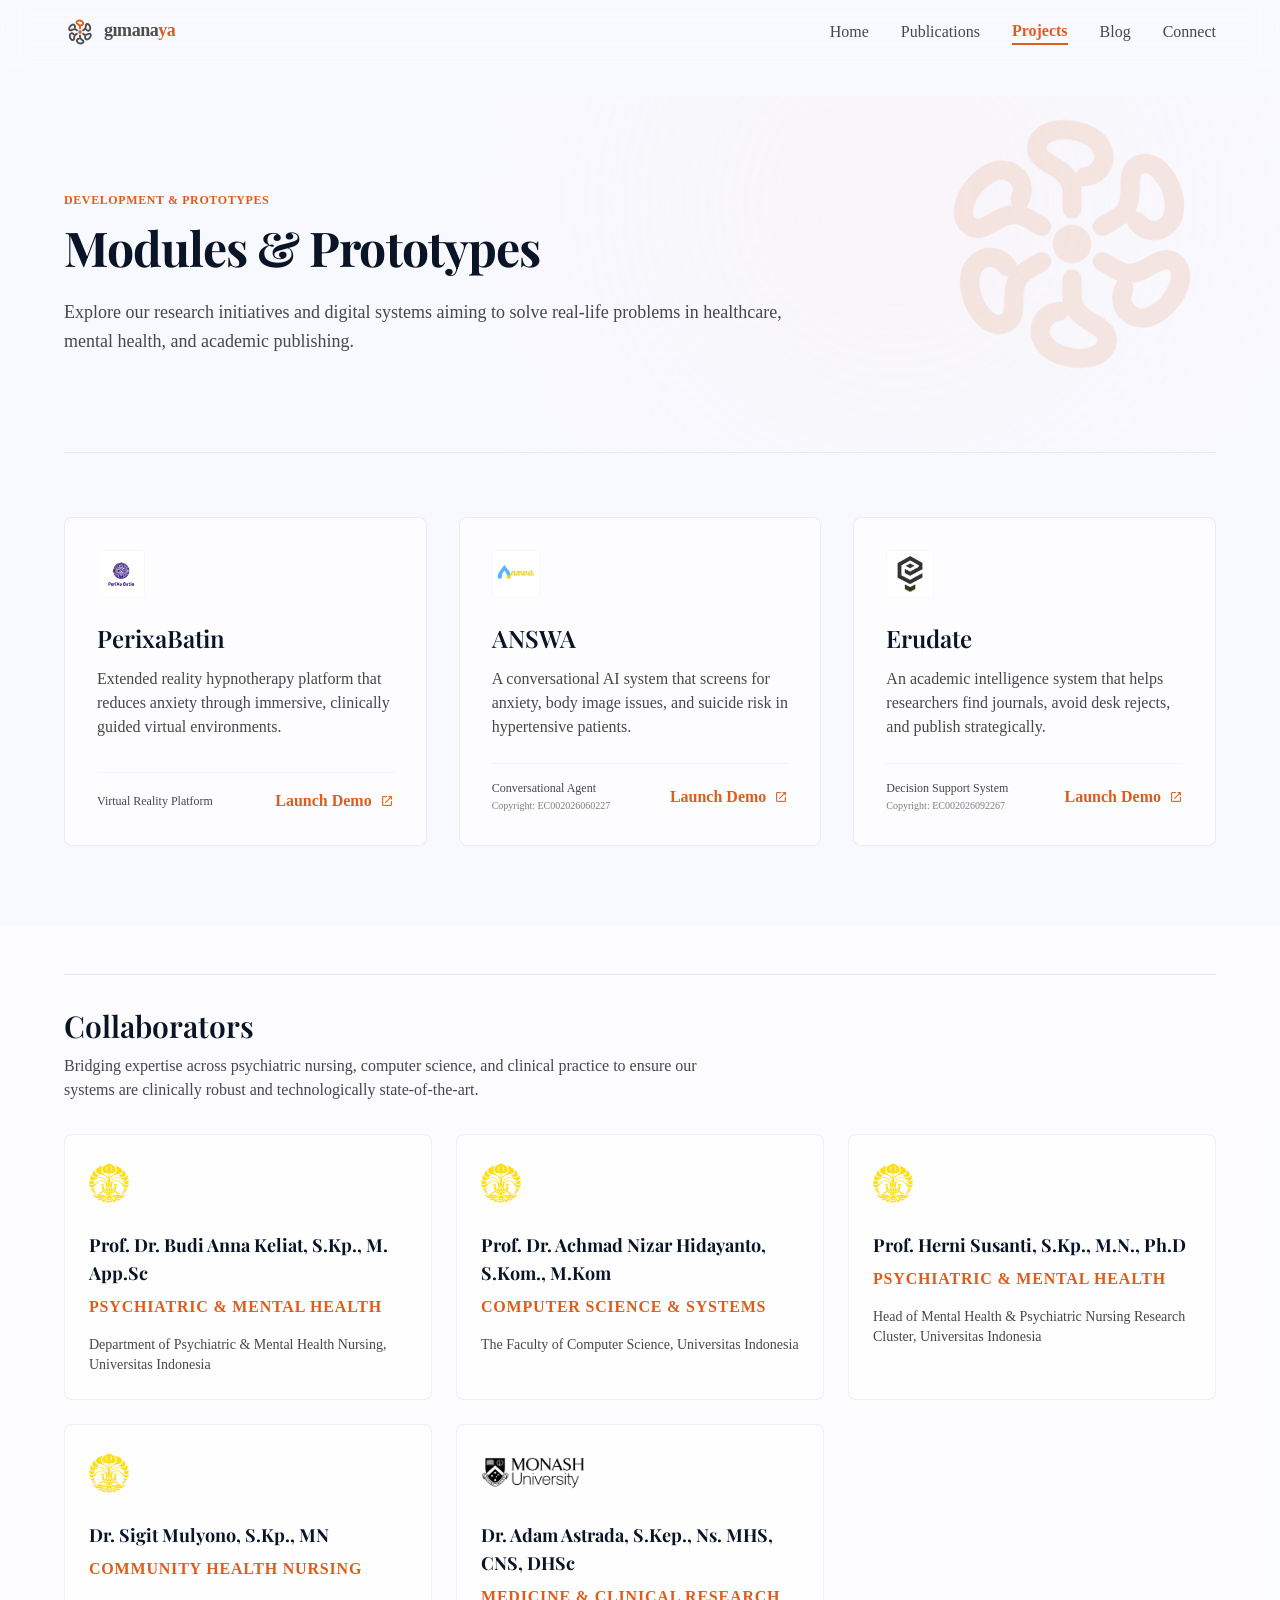
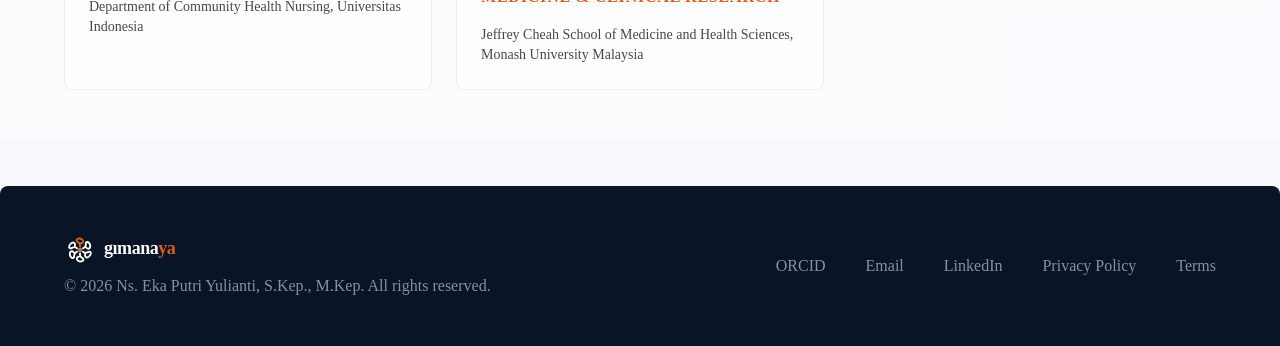
<file: projects.html>
<!DOCTYPE html>
<html class="scroll-smooth" lang="en">
<head>
    <meta charset="utf-8"/>
    <meta content="width=device-width, initial-scale=1.0" name="viewport"/>
    <title>Projects | Gimanaya | Eka Putri Yulianti</title>
    
    <link href="https://fonts.googleapis.com/css2?family=Playfair+Display:ital,wght@0,600;0,700;1,600&family=Plus+Jakarta+Sans:wght@400;500;600;700&display=swap" rel="stylesheet"/>
    <link href="https://fonts.googleapis.com/css2?family=Material+Symbols+Outlined:wght,FILL@100..700,0..1&display=swap" rel="stylesheet"/>
    
    
<link rel="icon" type="image/png" href="favicon_v2.png?v=2" />
<link rel="shortcut icon" href="favicon_v2.png?v=2" />
<link rel="apple-touch-icon" href="favicon_v2.png?v=2" />
    <link href="https://fonts.cdnfonts.com/css/glacial-indifference" rel="stylesheet">
    <link rel="stylesheet" href="css/style.css">
</head>
<body class="bg-background text-on-surface font-body-md selection:bg-secondary-fixed selection:text-on-secondary-fixed">

<!-- TopAppBar -->
<header class="fixed top-0 w-full z-50 glass-nav">
    <div class="flex items-center justify-between px-6 md:px-16 py-4 max-w-container-max mx-auto">
        <a href="index.html" class="flex items-center gap-2">
            <!-- Inline SVG Logo Mark -->
            <svg class="h-8 w-8" viewBox="20 0 160 200">
                <!-- Central Orange Circle -->
                <circle cx="100" cy="100" r="12" fill="#dd5d1b" stroke="#ffffff" stroke-width="2" />
                
                <!-- Group of Question Marks -->
                <g fill="none" stroke-width="12" stroke-linecap="round" stroke-linejoin="round">
                    <!-- 0 deg (top) - Orange -->
                    <path stroke="#dd5d1b" d="M 100 78 L 100 68 C 100 50, 78 52, 78 40 C 78 28, 98 25, 112 33 C 124 40, 122 56, 108 58" />
                    <!-- 60 deg - Grey -->
                    <path stroke="#4d4d4d" d="M 100 78 L 100 68 C 100 50, 78 52, 78 40 C 78 28, 98 25, 112 33 C 124 40, 122 56, 108 58" transform="rotate(60, 100, 100)" />
                    <!-- 120 deg - Grey -->
                    <path stroke="#4d4d4d" d="M 100 78 L 100 68 C 100 50, 78 52, 78 40 C 78 28, 98 25, 112 33 C 124 40, 122 56, 108 58" transform="rotate(120, 100, 100)" />
                    <!-- 180 deg - Grey -->
                    <path stroke="#4d4d4d" d="M 100 78 L 100 68 C 100 50, 78 52, 78 40 C 78 28, 98 25, 112 33 C 124 40, 122 56, 108 58" transform="rotate(180, 100, 100)" />
                    <!-- 240 deg - Grey -->
                    <path stroke="#4d4d4d" d="M 100 78 L 100 68 C 100 50, 78 52, 78 40 C 78 28, 98 25, 112 33 C 124 40, 122 56, 108 58" transform="rotate(240, 100, 100)" />
                    <!-- 300 deg - Grey -->
                    <path stroke="#4d4d4d" d="M 100 78 L 100 68 C 100 50, 78 52, 78 40 C 78 28, 98 25, 112 33 C 124 40, 122 56, 108 58" transform="rotate(300, 100, 100)" />
                </g>
            </svg>
            <!-- Brand Logo Type text (fully style-able) -->
            <span class="font-bold text-lg tracking-tight font-body-lg inline-block transform -translate-y-[2px]">
                <span class="text-[#4d4d4d]">gımana</span><span class="text-[#dd5d1b]">ya</span>
            </span>
        </a>
        <nav class="hidden md:flex items-center gap-8">
            <a class="text-on-surface-variant font-body-md hover:text-secondary transition-colors duration-300" href="index.html">Home</a>
            <a class="text-on-surface-variant font-body-md hover:text-secondary transition-colors duration-300" href="publications.html">Publications</a>
            <a class="text-secondary font-bold border-b-2 border-secondary transition-colors duration-300" href="projects.html">Projects</a>
            <a class="text-on-surface-variant font-body-md hover:text-secondary transition-colors duration-300" href="blog.html">Blog</a>
            <a class="text-on-surface-variant font-body-md hover:text-secondary transition-colors duration-300" href="connect.html">Connect</a>
        </nav>
        <!-- Mobile Menu Button -->
        <button id="mobile-menu-btn" class="md:hidden flex items-center justify-center p-2 text-primary focus:outline-none" aria-label="Toggle Menu">
            <span class="material-symbols-outlined text-2xl">menu</span>
        </button>
    </div>

    <!-- Mobile Dropdown Menu -->
    <div id="mobile-menu" class="hidden md:hidden absolute top-[68px] left-0 w-full bg-surface/95 backdrop-blur-lg border-b border-outline-variant/20 shadow-lg py-6 px-8 flex flex-col gap-4 z-40">
        <a class="text-on-surface-variant font-body-md hover:text-secondary pl-3 transition-colors" href="index.html">Home</a>
        <a class="text-on-surface-variant font-body-md hover:text-secondary pl-3 transition-colors" href="publications.html">Publications</a>
        <a class="text-secondary font-bold border-l-4 border-secondary pl-3" href="projects.html">Projects</a>
        <a class="text-on-surface-variant font-body-md hover:text-secondary pl-3 transition-colors" href="blog.html">Blog</a>
        <a class="text-on-surface-variant font-body-md hover:text-secondary pl-3 transition-colors" href="connect.html">Connect</a>
    </div>
</header>

<main class="pt-24">
    <!-- Hero Section -->
    <section class="relative overflow-hidden px-6 md:px-16 py-16 md:py-24 hero-gradient max-w-container-max mx-auto">
    <!-- Background Watermark Logo Mark (Animated) -->
    <div class="absolute right-4 bottom-4 md:right-12 md:bottom-12 w-[180px] md:w-[320px] h-[180px] md:h-[320px] opacity-[0.12] pointer-events-none z-0 select-none">
        <svg xmlns="http://www.w3.org/2000/svg" viewBox="20 0 160 200" class="w-full h-full object-contain">
            <style>
                @keyframes popCircle {
                    0% { opacity: 0; transform: scale(0); }
                    100% { opacity: 1; transform: scale(1); }
                }
                @keyframes popPath {
                    0% { opacity: 0; transform: scale(0.3); }
                    70% { transform: scale(1.1); }
                    100% { opacity: 1; transform: scale(1); }
                }
                .anim-circle {
                    transform-origin: 100px 100px;
                    animation: popCircle 0.5s cubic-bezier(0.34, 1.56, 0.64, 1) forwards;
                }
                .anim-q {
                    transform-origin: 100px 100px;
                    opacity: 0;
                    animation: popPath 0.5s cubic-bezier(0.34, 1.56, 0.64, 1) forwards;
                }
            </style>
            <!-- Central Circle -->
            <circle class="anim-circle" cx="100" cy="100" r="12" fill="#dd5d1b" />
            
            <g fill="none" stroke="#dd5d1b" stroke-width="12" stroke-linecap="round" stroke-linejoin="round">
                <!-- 0 deg (top) - delay 0.1s -->
                <g>
                    <path class="anim-q" style="animation-delay: 0.1s;" d="M 100 78 L 100 68 C 100 50, 78 52, 78 40 C 78 28, 98 25, 112 33 C 124 40, 122 56, 108 58" />
                </g>
                <!-- 300 deg (top-left) - delay 0.25s -->
                <g transform="rotate(300, 100, 100)">
                    <path class="anim-q" style="animation-delay: 0.25s;" d="M 100 78 L 100 68 C 100 50, 78 52, 78 40 C 78 28, 98 25, 112 33 C 124 40, 122 56, 108 58" />
                </g>
                <!-- 240 deg (bottom-left) - delay 0.4s -->
                <g transform="rotate(240, 100, 100)">
                    <path class="anim-q" style="animation-delay: 0.4s;" d="M 100 78 L 100 68 C 100 50, 78 52, 78 40 C 78 28, 98 25, 112 33 C 124 40, 122 56, 108 58" />
                </g>
                <!-- 180 deg (bottom) - delay 0.55s -->
                <g transform="rotate(180, 100, 100)">
                    <path class="anim-q" style="animation-delay: 0.55s;" d="M 100 78 L 100 68 C 100 50, 78 52, 78 40 C 78 28, 98 25, 112 33 C 124 40, 122 56, 108 58" />
                </g>
                <!-- 120 deg (bottom-right) - delay 0.7s -->
                <g transform="rotate(120, 100, 100)">
                    <path class="anim-q" style="animation-delay: 0.7s;" d="M 100 78 L 100 68 C 100 50, 78 52, 78 40 C 78 28, 98 25, 112 33 C 124 40, 122 56, 108 58" />
                </g>
                <!-- 60 deg (top-right) - delay 0.85s -->
                <g transform="rotate(60, 100, 100)">
                    <path class="anim-q" style="animation-delay: 0.85s;" d="M 100 78 L 100 68 C 100 50, 78 52, 78 40 C 78 28, 98 25, 112 33 C 124 40, 122 56, 108 58" />
                </g>
            </g>
        </svg>
    </div>
        <div class="max-w-3xl">
            <span class="font-caption text-caption uppercase tracking-wider text-secondary font-bold mb-3 block">Development & Prototypes</span>
            <h1 class="font-display-lg text-display-lg-mobile md:text-display-lg text-primary mb-6">
                Modules & Prototypes
            </h1>
            <p class="font-body-lg text-body-lg text-on-surface-variant leading-relaxed">
                Explore our research initiatives and digital systems aiming to solve real-life problems in healthcare, mental health, and academic publishing.
            </p>
        </div>
    </section>

    <!-- Prototypes Grid -->
    <section class="px-6 md:px-16 pb-20 max-w-container-max mx-auto">
        <div class="editorial-rule mb-16"></div>
        <div class="grid grid-cols-1 md:grid-cols-3 gap-8">
            <!-- PerixaBatin -->
            <div class="group p-8 bg-white/70 rounded-xl border border-outline-variant/30 hover:border-secondary/20 transition-all duration-500 hover:shadow-xl flex flex-col justify-between">
                <div>
                    <div class="w-12 h-12 rounded-lg overflow-hidden mb-6 group-hover:scale-110 transition-transform flex items-center justify-center bg-white border border-outline-variant/10">
                        <img src="images/perixabatin_logo.png" alt="PerixaBatin Logo" class="w-10 h-10 object-contain" />
                    </div>
                    <h3 class="font-headline-sm text-headline-sm text-primary mb-3">PerixaBatin</h3>
                    <p class="font-body-md text-on-surface-variant mb-6">
                        Extended reality hypnotherapy platform that reduces anxiety through immersive, clinically guided virtual environments.
                    </p>
                </div>
                <div class="pt-4 border-t border-outline-variant/20 flex justify-between items-center">
                    <span class="text-xs text-on-surface-variant font-medium">Virtual Reality Platform</span>
                    <a href="https://perixabatin.com" target="_blank" class="inline-flex items-center gap-2 text-secondary font-bold hover:gap-4 transition-all">
                        Launch Demo <span class="material-symbols-outlined text-sm">open_in_new</span>
                    </a>
                </div>
            </div>

            <!-- ANSWA -->
            <div class="group p-8 bg-white/70 rounded-xl border border-outline-variant/30 hover:border-secondary/20 transition-all duration-500 hover:shadow-xl flex flex-col justify-between">
                <div>
                    <div class="w-12 h-12 rounded-lg overflow-hidden mb-6 group-hover:scale-110 transition-transform flex items-center justify-center bg-white border border-outline-variant/10">
                        <img src="images/answa_logo.png" alt="ANSWA Logo" class="w-10 h-10 object-contain" />
                    </div>
                    <h3 class="font-headline-sm text-headline-sm text-primary mb-3">ANSWA</h3>
                    <p class="font-body-md text-on-surface-variant mb-6">
                        A conversational AI system that screens for anxiety, body image issues, and suicide risk in hypertensive patients.
                    </p>
                </div>
                <div class="pt-4 border-t border-outline-variant/20 flex justify-between items-center">
                    <div class="flex flex-col gap-0.5">
                        <span class="text-xs text-on-surface-variant font-medium">Conversational Agent</span>
                        <span class="text-[10px] text-on-surface-variant/70">Copyright: EC002026060227</span>
                    </div>
                    <a href="https://answa.gimanaya.com" target="_blank" class="inline-flex items-center gap-2 text-secondary font-bold hover:gap-4 transition-all">
                        Launch Demo <span class="material-symbols-outlined text-sm">open_in_new</span>
                    </a>
                </div>
            </div>

            <!-- Erudate -->
            <div class="group p-8 bg-white/70 rounded-xl border border-outline-variant/30 hover:border-secondary/20 transition-all duration-500 hover:shadow-xl flex flex-col justify-between">
                <div>
                    <div class="w-12 h-12 rounded-lg overflow-hidden mb-6 group-hover:scale-110 transition-transform flex items-center justify-center bg-white border border-outline-variant/10">
                        <img src="images/erudate_logo.png" alt="Erudate Logo" class="w-10 h-10 object-contain" />
                    </div>
                    <h3 class="font-headline-sm text-headline-sm text-primary mb-3">Erudate</h3>
                    <p class="font-body-md text-on-surface-variant mb-6">
                        An academic intelligence system that helps researchers find journals, avoid desk rejects, and publish strategically.
                    </p>
                </div>
                <div class="pt-4 border-t border-outline-variant/20 flex justify-between items-center">
                    <div class="flex flex-col gap-0.5">
                        <span class="text-xs text-on-surface-variant font-medium">Decision Support System</span>
                        <span class="text-[10px] text-on-surface-variant/70">Copyright: EC002026092267</span>
                    </div>
                    <a href="https://www.erudate.gimanaya.com" target="_blank" class="inline-flex items-center gap-2 text-secondary font-bold hover:gap-4 transition-all">
                        Launch Demo <span class="material-symbols-outlined text-sm">open_in_new</span>
                    </a>
                </div>
            </div>
        </div>
    </section>

    <!-- Collaborators Section -->
    <section class="px-6 md:px-16 py-12 max-w-container-max mx-auto bg-white/50">
        <div class="mb-8">
            <div class="editorial-rule mb-8"></div>
            <h2 class="font-headline-md text-headline-md text-primary">Collaborators</h2>
            <p class="font-body-md text-on-surface-variant mt-2 max-w-2xl">
                Bridging expertise across psychiatric nursing, computer science, and clinical practice to ensure our systems are clinically robust and technologically state-of-the-art.
            </p>
        </div>
        <div class="grid grid-cols-1 md:grid-cols-3 gap-6">
            <!-- Collaborator 1 -->
            <div class="p-6 bg-white/60 rounded-xl border border-outline-variant/25 flex flex-col justify-between">
                <div>
                    <div class="h-12 flex items-center mb-6">
                        <img src="images/universitas_indonesia_logo.png" alt="Universitas Indonesia" class="h-10 object-contain" />
                    </div>
                    <h4 class="font-headline-sm text-lg text-primary font-bold mb-2">Prof. Dr. Budi Anna Keliat, S.Kp., M. App.Sc</h4>
                    <p class="font-caption text-secondary uppercase font-bold tracking-wider mb-4">Psychiatric & Mental Health</p>
                    <p class="font-body-md text-on-surface-variant text-sm">Department of Psychiatric & Mental Health Nursing, Universitas Indonesia</p>
                </div>
            </div>

            <!-- Collaborator 2 -->
            <div class="p-6 bg-white/60 rounded-xl border border-outline-variant/25 flex flex-col justify-between">
                <div>
                    <div class="h-12 flex items-center mb-6">
                        <img src="images/universitas_indonesia_logo.png" alt="Universitas Indonesia" class="h-10 object-contain" />
                    </div>
                    <h4 class="font-headline-sm text-lg text-primary font-bold mb-2">Prof. Dr. Achmad Nizar Hidayanto, S.Kom., M.Kom</h4>
                    <p class="font-caption text-secondary uppercase font-bold tracking-wider mb-4">Computer Science & Systems</p>
                    <p class="font-body-md text-on-surface-variant text-sm">The Faculty of Computer Science, Universitas Indonesia</p>
                </div>
            </div>

            <!-- Collaborator 3 -->
            <div class="p-6 bg-white/60 rounded-xl border border-outline-variant/25 flex flex-col justify-between">
                <div>
                    <div class="h-12 flex items-center mb-6">
                        <img src="images/universitas_indonesia_logo.png" alt="Universitas Indonesia" class="h-10 object-contain" />
                    </div>
                    <h4 class="font-headline-sm text-lg text-primary font-bold mb-2">Prof. Herni Susanti, S.Kp., M.N., Ph.D</h4>
                    <p class="font-caption text-secondary uppercase font-bold tracking-wider mb-4">Psychiatric & Mental Health</p>
                    <p class="font-body-md text-on-surface-variant text-sm">Head of Mental Health & Psychiatric Nursing Research Cluster, Universitas Indonesia</p>
                </div>
            </div>

            <!-- Collaborator 4 -->
            <div class="p-6 bg-white/60 rounded-xl border border-outline-variant/25 flex flex-col justify-between">
                <div>
                    <div class="h-12 flex items-center mb-6">
                        <img src="images/universitas_indonesia_logo.png" alt="Universitas Indonesia" class="h-10 object-contain" />
                    </div>
                    <h4 class="font-headline-sm text-lg text-primary font-bold mb-2">Dr. Sigit Mulyono, S.Kp., MN</h4>
                    <p class="font-caption text-secondary uppercase font-bold tracking-wider mb-4">Community Health Nursing</p>
                    <p class="font-body-md text-on-surface-variant text-sm">Department of Community Health Nursing, Universitas Indonesia</p>
                </div>
            </div>

            <!-- Collaborator 5 -->
            <div class="p-6 bg-white/60 rounded-xl border border-outline-variant/25 flex flex-col justify-between">
                <div>
                    <div class="h-12 flex items-center mb-6">
                        <img src="images/monash_university_logo.png" alt="Monash University Malaysia" class="h-8 object-contain" />
                    </div>
                    <h4 class="font-headline-sm text-lg text-primary font-bold mb-2">Dr. Adam Astrada, S.Kep., Ns. MHS, CNS, DHSc</h4>
                    <p class="font-caption text-secondary uppercase font-bold tracking-wider mb-4">Medicine & Clinical Research</p>
                    <p class="font-body-md text-on-surface-variant text-sm">Jeffrey Cheah School of Medicine and Health Sciences, Monash University Malaysia</p>
                </div>
            </div>
        </div>
    </section>
</main>

<!-- Footer -->
<footer class="bg-primary text-on-primary w-full rounded-t-xl mt-12">
    <div class="flex flex-col md:flex-row justify-between items-center px-6 md:px-16 py-12 gap-8 max-w-container-max mx-auto">
        <div class="flex flex-col gap-2 items-center md:items-start">
            <div class="flex items-center gap-2">
                <img src="images/logo_mark_footer.svg" alt="Gimanaya Logo" class="h-8 w-8 object-contain" />
                <span class="font-bold text-lg tracking-tight font-body-lg inline-block transform -translate-y-[2px]"><span class="text-on-primary">gımana</span><span class="text-[#dd5d1b]">ya</span></span>
            </div>
            <p class="text-on-primary-container font-body-md">© 2026 Ns. Eka Putri Yulianti, S.Kep., M.Kep. All rights reserved.</p>
        </div>
        <div class="flex flex-wrap justify-center gap-6 md:gap-10">
            <a class="text-on-primary-container hover:text-secondary-fixed transition-colors font-body-md" href="https://orcid.org/0009-0003-6643-0353" target="_blank">ORCID</a>
            <a class="text-on-primary-container hover:text-secondary-fixed transition-colors font-body-md" href="mailto:eka.putri31@ui.ac.id">Email</a>
            <a class="text-on-primary-container hover:text-secondary-fixed transition-colors font-body-md" href="https://www.linkedin.com/in/ekaputriyulianti" target="_blank">LinkedIn</a>
            <a class="text-on-primary-container hover:text-secondary-fixed transition-colors font-body-md" href="#">Privacy Policy</a>
            <a class="text-on-primary-container hover:text-secondary-fixed transition-colors font-body-md" href="#">Terms</a>
        </div>
    </div>
</footer>

<script>
    // Micro-interactions for smooth revealing of elements
    document.addEventListener('DOMContentLoaded', () => {
        const observerOptions = {
            threshold: 0.01  // Highly sensitive for mobile viewports
        };

        const observer = new IntersectionObserver((entries) => {
            entries.forEach(entry => {
                if (entry.isIntersecting) {
                    entry.target.classList.add('opacity-100', 'translate-y-0');
                    entry.target.classList.remove('opacity-0', 'translate-y-10');
                }
            });
        }, observerOptions);

        document.querySelectorAll('section').forEach((section, index) => {
            // Keep the first section (hero fold) visible instantly on load to avoid blank mobile screens
            if (index === 0) return;
            section.classList.add('transition-all', 'duration-1000', 'ease-out', 'opacity-0', 'translate-y-10');
            observer.observe(section);
        });
    });
</script>

<script>
    // Mobile navigation toggle
    const menuBtn = document.getElementById('mobile-menu-btn');
    const mobileMenu = document.getElementById('mobile-menu');
    if (menuBtn && mobileMenu) {
        menuBtn.addEventListener('click', () => {
            const isHidden = mobileMenu.classList.contains('hidden');
            if (isHidden) {
                mobileMenu.classList.remove('hidden');
                menuBtn.innerHTML = '<span class="material-symbols-outlined text-2xl">close</span>';
            } else {
                mobileMenu.classList.add('hidden');
                menuBtn.innerHTML = '<span class="material-symbols-outlined text-2xl">menu</span>';
            }
        });
    }
    window.addEventListener('resize', () => {
        if (window.innerWidth >= 768 && mobileMenu && !mobileMenu.classList.contains('hidden')) {
            mobileMenu.classList.add('hidden');
            menuBtn.innerHTML = '<span class="material-symbols-outlined text-2xl">menu</span>';
        }
    });
</script>
    <script src="js/petals.js" defer></script>
</body>
</html>
</file>
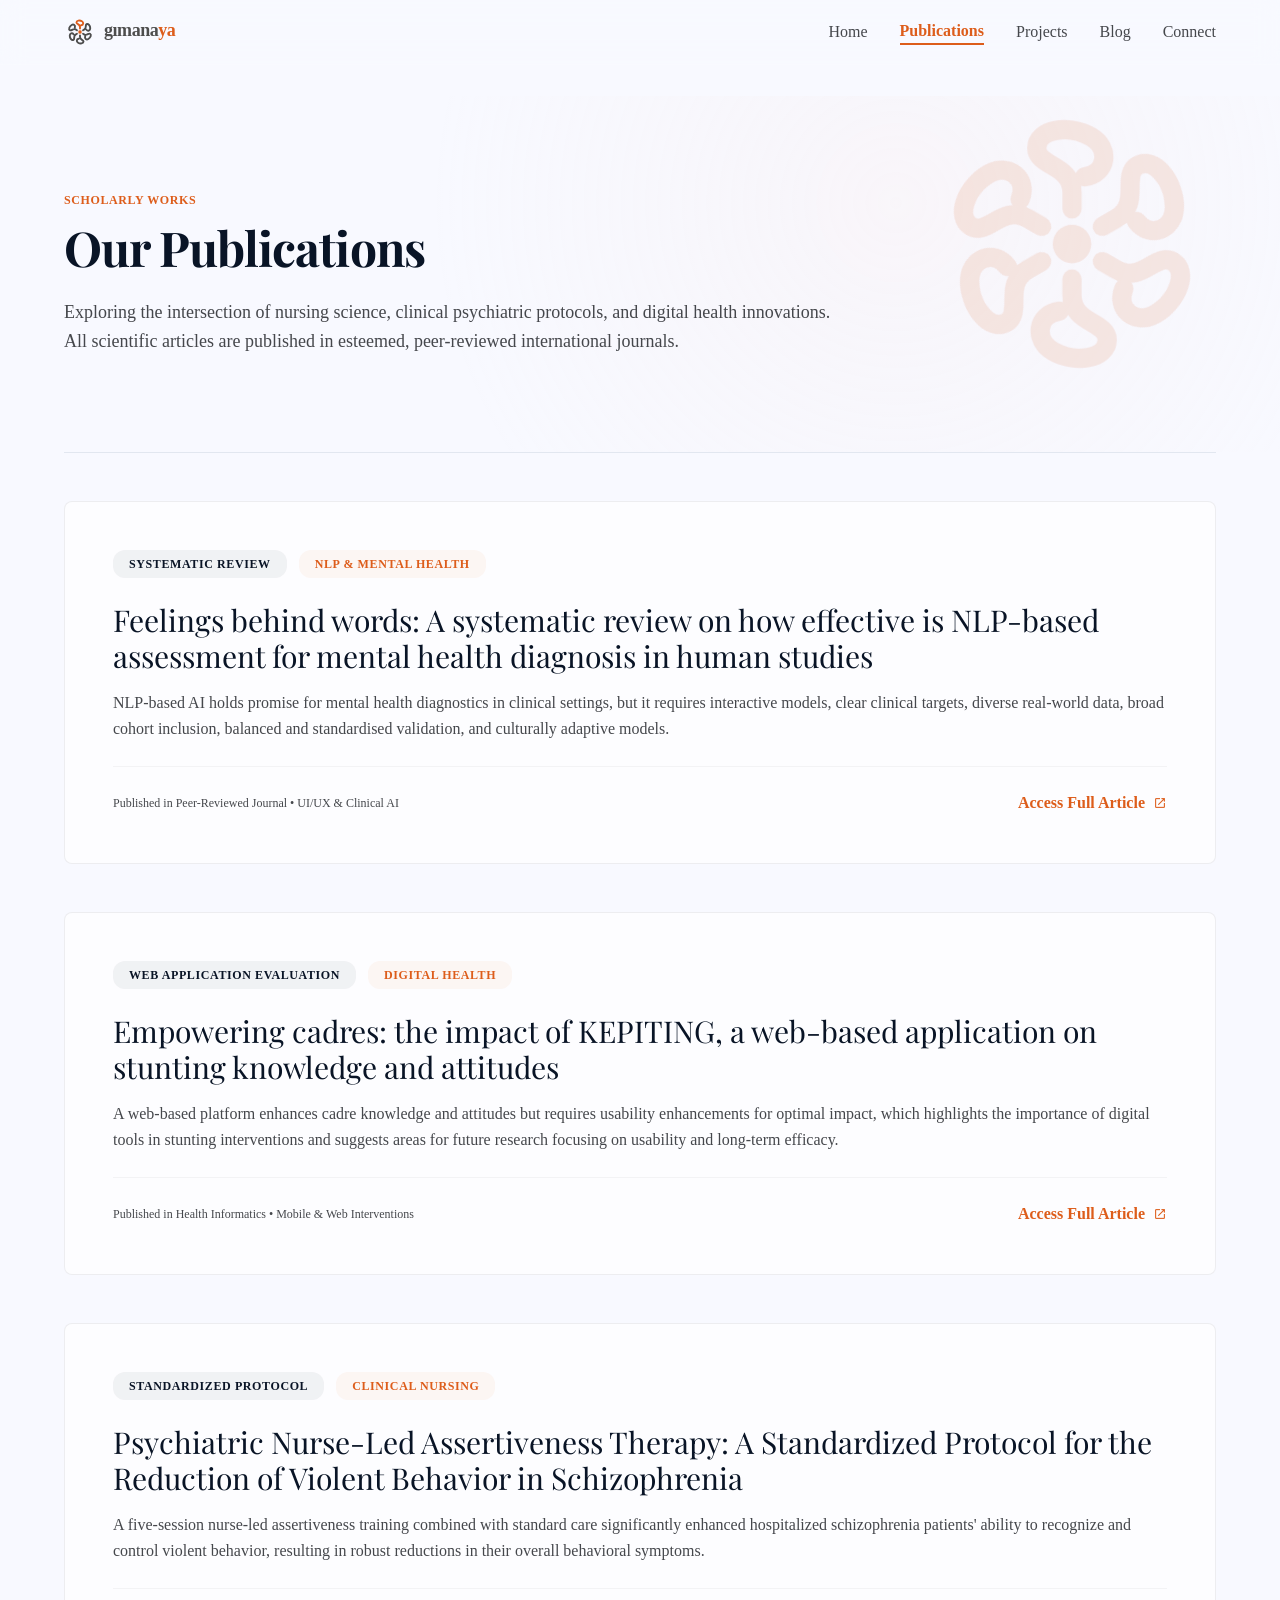
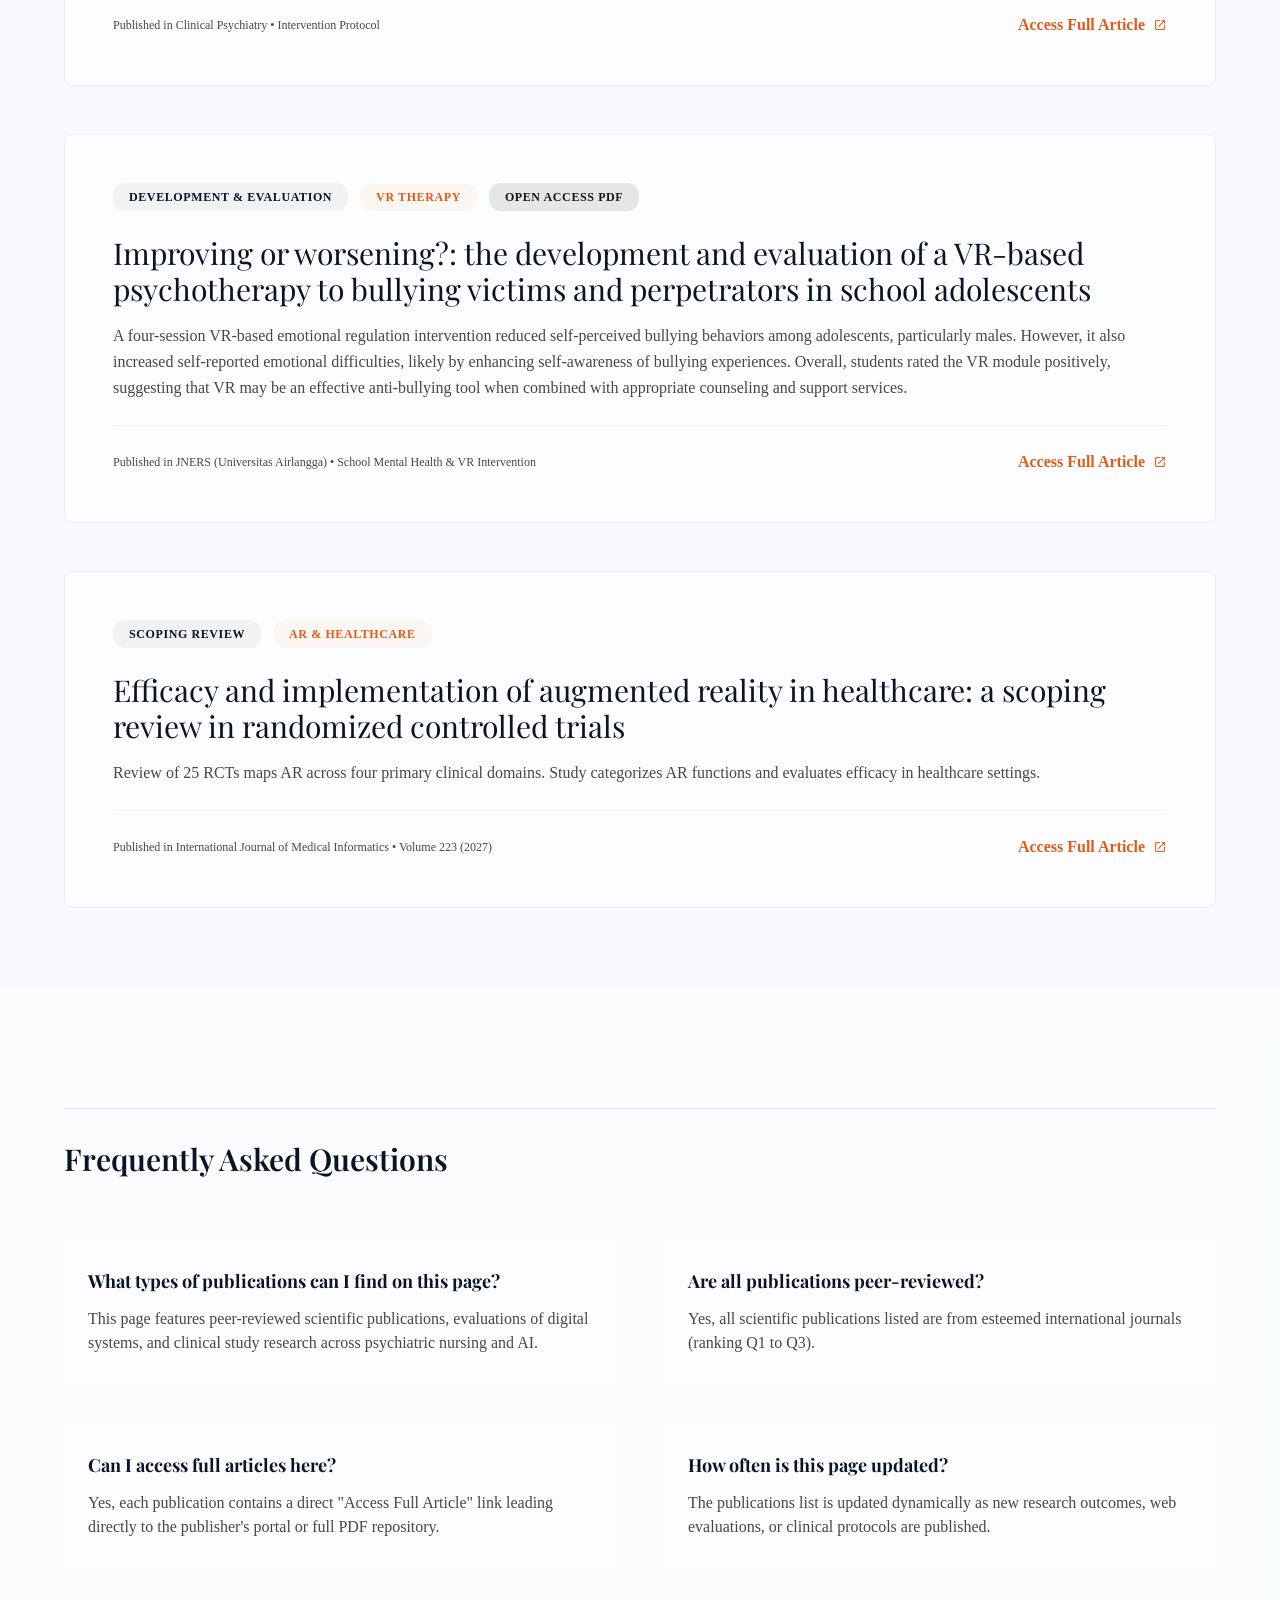
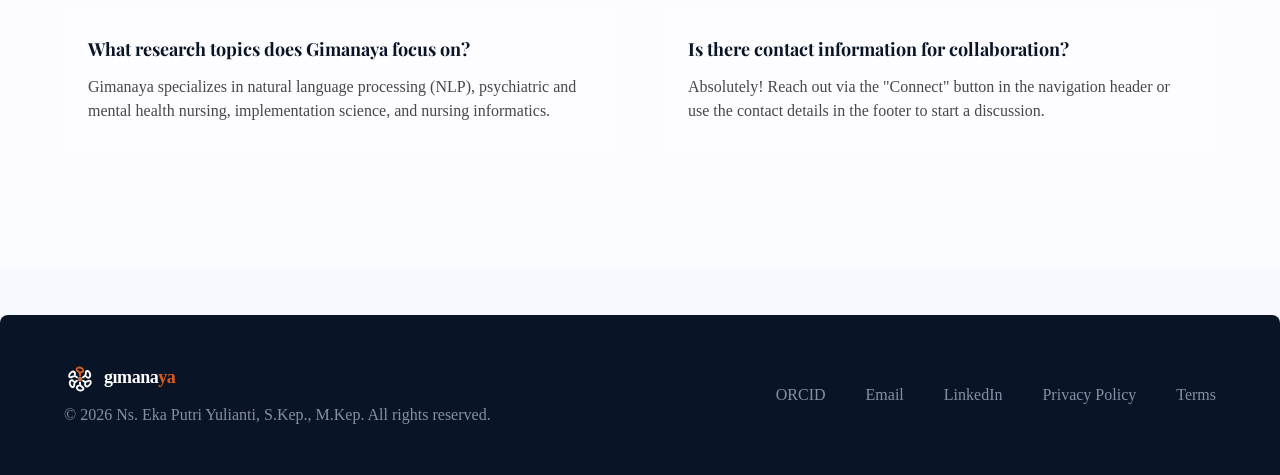
<file: publications.html>
<!DOCTYPE html>
<html class="scroll-smooth" lang="en">
<head>
    <meta charset="utf-8"/>
    <meta content="width=device-width, initial-scale=1.0" name="viewport"/>
    <title>Publications | Gimanaya | Eka Putri Yulianti</title>
    
    <link href="https://fonts.googleapis.com/css2?family=Playfair+Display:ital,wght@0,600;0,700;1,600&family=Plus+Jakarta+Sans:wght@400;500;600;700&display=swap" rel="stylesheet"/>
    <link href="https://fonts.googleapis.com/css2?family=Material+Symbols+Outlined:wght,FILL@100..700,0..1&display=swap" rel="stylesheet"/>
    
    
<link rel="icon" type="image/png" href="favicon_v2.png?v=2" />
<link rel="shortcut icon" href="favicon_v2.png?v=2" />
<link rel="apple-touch-icon" href="favicon_v2.png?v=2" />
    <link href="https://fonts.cdnfonts.com/css/glacial-indifference" rel="stylesheet">
    <link rel="stylesheet" href="css/style.css">
</head>
<body class="bg-background text-on-surface font-body-md selection:bg-secondary-fixed selection:text-on-secondary-fixed">

<!-- TopAppBar -->
<header class="fixed top-0 w-full z-50 glass-nav">
    <div class="flex items-center justify-between px-6 md:px-16 py-4 max-w-container-max mx-auto">
        <a href="index.html" class="flex items-center gap-2">
            <!-- Inline SVG Logo Mark -->
            <svg class="h-8 w-8" viewBox="20 0 160 200">
                <!-- Central Orange Circle -->
                <circle cx="100" cy="100" r="12" fill="#dd5d1b" stroke="#ffffff" stroke-width="2" />
                
                <!-- Group of Question Marks -->
                <g fill="none" stroke-width="12" stroke-linecap="round" stroke-linejoin="round">
                    <!-- 0 deg (top) - Orange -->
                    <path stroke="#dd5d1b" d="M 100 78 L 100 68 C 100 50, 78 52, 78 40 C 78 28, 98 25, 112 33 C 124 40, 122 56, 108 58" />
                    <!-- 60 deg - Grey -->
                    <path stroke="#4d4d4d" d="M 100 78 L 100 68 C 100 50, 78 52, 78 40 C 78 28, 98 25, 112 33 C 124 40, 122 56, 108 58" transform="rotate(60, 100, 100)" />
                    <!-- 120 deg - Grey -->
                    <path stroke="#4d4d4d" d="M 100 78 L 100 68 C 100 50, 78 52, 78 40 C 78 28, 98 25, 112 33 C 124 40, 122 56, 108 58" transform="rotate(120, 100, 100)" />
                    <!-- 180 deg - Grey -->
                    <path stroke="#4d4d4d" d="M 100 78 L 100 68 C 100 50, 78 52, 78 40 C 78 28, 98 25, 112 33 C 124 40, 122 56, 108 58" transform="rotate(180, 100, 100)" />
                    <!-- 240 deg - Grey -->
                    <path stroke="#4d4d4d" d="M 100 78 L 100 68 C 100 50, 78 52, 78 40 C 78 28, 98 25, 112 33 C 124 40, 122 56, 108 58" transform="rotate(240, 100, 100)" />
                    <!-- 300 deg - Grey -->
                    <path stroke="#4d4d4d" d="M 100 78 L 100 68 C 100 50, 78 52, 78 40 C 78 28, 98 25, 112 33 C 124 40, 122 56, 108 58" transform="rotate(300, 100, 100)" />
                </g>
            </svg>
            <!-- Brand Logo Type text (fully style-able) -->
            <span class="font-bold text-lg tracking-tight font-body-lg inline-block transform -translate-y-[2px]">
                <span class="text-[#4d4d4d]">gımana</span><span class="text-[#dd5d1b]">ya</span>
            </span>
        </a>
        <nav class="hidden md:flex items-center gap-8">
            <a class="text-on-surface-variant font-body-md hover:text-secondary transition-colors duration-300" href="index.html">Home</a>
            <a class="text-secondary font-bold border-b-2 border-secondary transition-colors duration-300" href="publications.html">Publications</a>
            <a class="text-on-surface-variant font-body-md hover:text-secondary transition-colors duration-300" href="projects.html">Projects</a>
            <a class="text-on-surface-variant font-body-md hover:text-secondary transition-colors duration-300" href="blog.html">Blog</a>
            <a class="text-on-surface-variant font-body-md hover:text-secondary transition-colors duration-300" href="connect.html">Connect</a>
        </nav>
        <!-- Mobile Menu Button -->
        <button id="mobile-menu-btn" class="md:hidden flex items-center justify-center p-2 text-primary focus:outline-none" aria-label="Toggle Menu">
            <span class="material-symbols-outlined text-2xl">menu</span>
        </button>
    </div>

    <!-- Mobile Dropdown Menu -->
    <div id="mobile-menu" class="hidden md:hidden absolute top-[68px] left-0 w-full bg-surface/95 backdrop-blur-lg border-b border-outline-variant/20 shadow-lg py-6 px-8 flex flex-col gap-4 z-40">
        <a class="text-on-surface-variant font-body-md hover:text-secondary pl-3 transition-colors" href="index.html">Home</a>
        <a class="text-secondary font-bold border-l-4 border-secondary pl-3" href="publications.html">Publications</a>
        <a class="text-on-surface-variant font-body-md hover:text-secondary pl-3 transition-colors" href="projects.html">Projects</a>
        <a class="text-on-surface-variant font-body-md hover:text-secondary pl-3 transition-colors" href="blog.html">Blog</a>
        <a class="text-on-surface-variant font-body-md hover:text-secondary pl-3 transition-colors" href="connect.html">Connect</a>
    </div>
</header>

<main class="pt-24">
    <!-- Intro / Hero Area -->
    <section class="relative overflow-hidden px-6 md:px-16 py-16 md:py-24 hero-gradient max-w-container-max mx-auto">
    <!-- Background Watermark Logo Mark (Animated) -->
    <div class="absolute right-4 bottom-4 md:right-12 md:bottom-12 w-[180px] md:w-[320px] h-[180px] md:h-[320px] opacity-[0.12] pointer-events-none z-0 select-none">
        <svg xmlns="http://www.w3.org/2000/svg" viewBox="20 0 160 200" class="w-full h-full object-contain">
            <style>
                @keyframes popCircle {
                    0% { opacity: 0; transform: scale(0); }
                    100% { opacity: 1; transform: scale(1); }
                }
                @keyframes popPath {
                    0% { opacity: 0; transform: scale(0.3); }
                    70% { transform: scale(1.1); }
                    100% { opacity: 1; transform: scale(1); }
                }
                .anim-circle {
                    transform-origin: 100px 100px;
                    animation: popCircle 0.5s cubic-bezier(0.34, 1.56, 0.64, 1) forwards;
                }
                .anim-q {
                    transform-origin: 100px 100px;
                    opacity: 0;
                    animation: popPath 0.5s cubic-bezier(0.34, 1.56, 0.64, 1) forwards;
                }
            </style>
            <!-- Central Circle -->
            <circle class="anim-circle" cx="100" cy="100" r="12" fill="#dd5d1b" />
            
            <g fill="none" stroke="#dd5d1b" stroke-width="12" stroke-linecap="round" stroke-linejoin="round">
                <!-- 0 deg (top) - delay 0.1s -->
                <g>
                    <path class="anim-q" style="animation-delay: 0.1s;" d="M 100 78 L 100 68 C 100 50, 78 52, 78 40 C 78 28, 98 25, 112 33 C 124 40, 122 56, 108 58" />
                </g>
                <!-- 300 deg (top-left) - delay 0.25s -->
                <g transform="rotate(300, 100, 100)">
                    <path class="anim-q" style="animation-delay: 0.25s;" d="M 100 78 L 100 68 C 100 50, 78 52, 78 40 C 78 28, 98 25, 112 33 C 124 40, 122 56, 108 58" />
                </g>
                <!-- 240 deg (bottom-left) - delay 0.4s -->
                <g transform="rotate(240, 100, 100)">
                    <path class="anim-q" style="animation-delay: 0.4s;" d="M 100 78 L 100 68 C 100 50, 78 52, 78 40 C 78 28, 98 25, 112 33 C 124 40, 122 56, 108 58" />
                </g>
                <!-- 180 deg (bottom) - delay 0.55s -->
                <g transform="rotate(180, 100, 100)">
                    <path class="anim-q" style="animation-delay: 0.55s;" d="M 100 78 L 100 68 C 100 50, 78 52, 78 40 C 78 28, 98 25, 112 33 C 124 40, 122 56, 108 58" />
                </g>
                <!-- 120 deg (bottom-right) - delay 0.7s -->
                <g transform="rotate(120, 100, 100)">
                    <path class="anim-q" style="animation-delay: 0.7s;" d="M 100 78 L 100 68 C 100 50, 78 52, 78 40 C 78 28, 98 25, 112 33 C 124 40, 122 56, 108 58" />
                </g>
                <!-- 60 deg (top-right) - delay 0.85s -->
                <g transform="rotate(60, 100, 100)">
                    <path class="anim-q" style="animation-delay: 0.85s;" d="M 100 78 L 100 68 C 100 50, 78 52, 78 40 C 78 28, 98 25, 112 33 C 124 40, 122 56, 108 58" />
                </g>
            </g>
        </svg>
    </div>
        <div class="max-w-3xl">
            <span class="font-caption text-caption uppercase tracking-wider text-secondary font-bold mb-3 block">Scholarly Works</span>
            <h1 class="font-display-lg text-display-lg-mobile md:text-display-lg text-primary mb-6">
                Our Publications
            </h1>
            <p class="font-body-lg text-body-lg text-on-surface-variant leading-relaxed">
                Exploring the intersection of nursing science, clinical psychiatric protocols, and digital health innovations. All scientific articles are published in esteemed, peer-reviewed international journals.
            </p>
        </div>
    </section>

    <!-- Publications List -->
    <section class="px-6 md:px-16 pb-20 max-w-container-max mx-auto">
        <div class="editorial-rule mb-12"></div>
        <div class="space-y-12">
            <!-- Publication 1 -->
            <div class="group p-8 md:p-12 bg-white/70 rounded-xl border border-outline-variant/30 hover:border-secondary/20 transition-all duration-500 hover:shadow-xl">
                <div class="flex flex-wrap items-center gap-3 mb-6">
                    <span class="px-4 py-1.5 bg-primary/5 text-primary text-xs font-bold rounded-full uppercase tracking-wider">Systematic Review</span>
                    <span class="px-4 py-1.5 bg-secondary/5 text-secondary text-xs font-bold rounded-full uppercase tracking-wider">NLP & Mental Health</span>
                </div>
                <h3 class="font-display-lg text-2xl md:text-3xl text-primary mb-4 leading-snug group-hover:text-secondary transition-colors duration-300">
                    Feelings behind words: A systematic review on how effective is NLP-based assessment for mental health diagnosis in human studies
                </h3>
                <p class="text-on-surface-variant font-body-md leading-relaxed mb-6">
                    NLP-based AI holds promise for mental health diagnostics in clinical settings, but it requires interactive models, clear clinical targets, diverse real-world data, broad cohort inclusion, balanced and standardised validation, and culturally adaptive models.
                </p>
                <div class="flex flex-wrap gap-4 items-center justify-between pt-6 border-t border-outline-variant/20">
                    <span class="text-xs text-on-surface-variant font-medium">Published in Peer-Reviewed Journal • UI/UX & Clinical AI</span>
                    <a href="#" class="inline-flex items-center gap-2 text-secondary font-bold hover:gap-4 transition-all">
                        Access Full Article <span class="material-symbols-outlined text-sm">open_in_new</span>
                    </a>
                </div>
            </div>

            <!-- Publication 2 -->
            <div class="group p-8 md:p-12 bg-white/70 rounded-xl border border-outline-variant/30 hover:border-secondary/20 transition-all duration-500 hover:shadow-xl">
                <div class="flex flex-wrap items-center gap-3 mb-6">
                    <span class="px-4 py-1.5 bg-primary/5 text-primary text-xs font-bold rounded-full uppercase tracking-wider">Web Application Evaluation</span>
                    <span class="px-4 py-1.5 bg-secondary/5 text-secondary text-xs font-bold rounded-full uppercase tracking-wider">Digital Health</span>
                </div>
                <h3 class="font-display-lg text-2xl md:text-3xl text-primary mb-4 leading-snug group-hover:text-secondary transition-colors duration-300">
                    Empowering cadres: the impact of KEPITING, a web-based application on stunting knowledge and attitudes
                </h3>
                <p class="text-on-surface-variant font-body-md leading-relaxed mb-6">
                    A web-based platform enhances cadre knowledge and attitudes but requires usability enhancements for optimal impact, which highlights the importance of digital tools in stunting interventions and suggests areas for future research focusing on usability and long-term efficacy.
                </p>
                <div class="flex flex-wrap gap-4 items-center justify-between pt-6 border-t border-outline-variant/20">
                    <span class="text-xs text-on-surface-variant font-medium">Published in Health Informatics • Mobile & Web Interventions</span>
                    <a href="#" class="inline-flex items-center gap-2 text-secondary font-bold hover:gap-4 transition-all">
                        Access Full Article <span class="material-symbols-outlined text-sm">open_in_new</span>
                    </a>
                </div>
            </div>

            <!-- Publication 3 -->
            <div class="group p-8 md:p-12 bg-white/70 rounded-xl border border-outline-variant/30 hover:border-secondary/20 transition-all duration-500 hover:shadow-xl">
                <div class="flex flex-wrap items-center gap-3 mb-6">
                    <span class="px-4 py-1.5 bg-primary/5 text-primary text-xs font-bold rounded-full uppercase tracking-wider">Standardized Protocol</span>
                    <span class="px-4 py-1.5 bg-secondary/5 text-secondary text-xs font-bold rounded-full uppercase tracking-wider">Clinical Nursing</span>
                </div>
                <h3 class="font-display-lg text-2xl md:text-3xl text-primary mb-4 leading-snug group-hover:text-secondary transition-colors duration-300">
                    Psychiatric Nurse-Led Assertiveness Therapy: A Standardized Protocol for the Reduction of Violent Behavior in Schizophrenia
                </h3>
                <p class="text-on-surface-variant font-body-md leading-relaxed mb-6">
                    A five-session nurse-led assertiveness training combined with standard care significantly enhanced hospitalized schizophrenia patients' ability to recognize and control violent behavior, resulting in robust reductions in their overall behavioral symptoms.
                </p>
                <div class="flex flex-wrap gap-4 items-center justify-between pt-6 border-t border-outline-variant/20">
                    <span class="text-xs text-on-surface-variant font-medium">Published in Clinical Psychiatry • Intervention Protocol</span>
                    <a href="#" class="inline-flex items-center gap-2 text-secondary font-bold hover:gap-4 transition-all">
                        Access Full Article <span class="material-symbols-outlined text-sm">open_in_new</span>
                    </a>
                </div>
            </div>

            <!-- Publication 4 -->
            <div class="group p-8 md:p-12 bg-white/70 rounded-xl border border-outline-variant/30 hover:border-secondary/20 transition-all duration-500 hover:shadow-xl">
                <div class="flex flex-wrap items-center gap-3 mb-6">
                    <span class="px-4 py-1.5 bg-primary/5 text-primary text-xs font-bold rounded-full uppercase tracking-wider">Development & Evaluation</span>
                    <span class="px-4 py-1.5 bg-secondary/5 text-secondary text-xs font-bold rounded-full uppercase tracking-wider">VR Therapy</span>
                    <span class="px-4 py-1.5 bg-tertiary/10 text-tertiary text-xs font-bold rounded-full uppercase tracking-wider">Open Access PDF</span>
                </div>
                <h3 class="font-display-lg text-2xl md:text-3xl text-primary mb-4 leading-snug group-hover:text-secondary transition-colors duration-300">
                    Improving or worsening?: the development and evaluation of a VR-based psychotherapy to bullying victims and perpetrators in school adolescents
                </h3>
                <p class="text-on-surface-variant font-body-md leading-relaxed mb-6">
                    A four-session VR-based emotional regulation intervention reduced self-perceived bullying behaviors among adolescents, particularly males. However, it also increased self-reported emotional difficulties, likely by enhancing self-awareness of bullying experiences. Overall, students rated the VR module positively, suggesting that VR may be an effective anti-bullying tool when combined with appropriate counseling and support services.
                </p>
                <div class="flex flex-wrap gap-4 items-center justify-between pt-6 border-t border-outline-variant/20">
                    <span class="text-xs text-on-surface-variant font-medium">Published in JNERS (Universitas Airlangga) • School Mental Health & VR Intervention</span>
                    <a href="https://e-journal.unair.ac.id/JNERS/article/view/71145" target="_blank" class="inline-flex items-center gap-2 text-secondary font-bold hover:gap-4 transition-all">
                        Access Full Article <span class="material-symbols-outlined text-sm">open_in_new</span>
                    </a>
                </div>
            </div>
            <!-- Publication 5 -->
            <div class="group p-8 md:p-12 bg-white/70 rounded-xl border border-outline-variant/30 hover:border-secondary/20 transition-all duration-500 hover:shadow-xl">
                <div class="flex flex-wrap items-center gap-3 mb-6">
                    <span class="px-4 py-1.5 bg-primary/5 text-primary text-xs font-bold rounded-full uppercase tracking-wider">Scoping Review</span>
                    <span class="px-4 py-1.5 bg-secondary/5 text-secondary text-xs font-bold rounded-full uppercase tracking-wider">AR &amp; Healthcare</span>
                </div>
                <h3 class="font-display-lg text-2xl md:text-3xl text-primary mb-4 leading-snug group-hover:text-secondary transition-colors duration-300">
                    Efficacy and implementation of augmented reality in healthcare: a scoping review in randomized controlled trials
                </h3>
                <p class="text-on-surface-variant font-body-md leading-relaxed mb-6">
                    Review of 25 RCTs maps AR across four primary clinical domains. Study categorizes AR functions and evaluates efficacy in healthcare settings.
                </p>
                <div class="flex flex-wrap gap-4 items-center justify-between pt-6 border-t border-outline-variant/20">
                    <span class="text-xs text-on-surface-variant font-medium">Published in International Journal of Medical Informatics • Volume 223 (2027)</span>
                    <a href="https://doi.org/10.1016/j.ijmedinf.2026.106775" target="_blank" class="inline-flex items-center gap-2 text-secondary font-bold hover:gap-4 transition-all">
                        Access Full Article <span class="material-symbols-outlined text-sm">open_in_new</span>
                    </a>
                </div>
            </div>
        </div>
    </section>

    <!-- FAQs Section -->
    <section class="px-6 md:px-16 py-section-gap max-w-container-max mx-auto bg-white/50">
        <div class="mb-16">
            <div class="editorial-rule mb-8"></div>
            <h2 class="font-headline-md text-headline-md text-primary">Frequently Asked Questions</h2>
        </div>
        <div class="grid grid-cols-1 md:grid-cols-2 gap-12">
            <!-- FAQ 1 -->
            <div class="p-6 bg-white/40 rounded-lg">
                <h4 class="font-headline-sm text-lg text-primary font-bold mb-3">What types of publications can I find on this page?</h4>
                <p class="font-body-md text-on-surface-variant">This page features peer-reviewed scientific publications, evaluations of digital systems, and clinical study research across psychiatric nursing and AI.</p>
            </div>
            <!-- FAQ 2 -->
            <div class="p-6 bg-white/40 rounded-lg">
                <h4 class="font-headline-sm text-lg text-primary font-bold mb-3">Are all publications peer-reviewed?</h4>
                <p class="font-body-md text-on-surface-variant">Yes, all scientific publications listed are from esteemed international journals (ranking Q1 to Q3).</p>
            </div>
            <!-- FAQ 3 -->
            <div class="p-6 bg-white/40 rounded-lg">
                <h4 class="font-headline-sm text-lg text-primary font-bold mb-3">Can I access full articles here?</h4>
                <p class="font-body-md text-on-surface-variant">Yes, each publication contains a direct "Access Full Article" link leading directly to the publisher's portal or full PDF repository.</p>
            </div>
            <!-- FAQ 4 -->
            <div class="p-6 bg-white/40 rounded-lg">
                <h4 class="font-headline-sm text-lg text-primary font-bold mb-3">How often is this page updated?</h4>
                <p class="font-body-md text-on-surface-variant">The publications list is updated dynamically as new research outcomes, web evaluations, or clinical protocols are published.</p>
            </div>
            <!-- FAQ 5 -->
            <div class="p-6 bg-white/40 rounded-lg">
                <h4 class="font-headline-sm text-lg text-primary font-bold mb-3">What research topics does Gimanaya focus on?</h4>
                <p class="font-body-md text-on-surface-variant">Gimanaya specializes in natural language processing (NLP), psychiatric and mental health nursing, implementation science, and nursing informatics.</p>
            </div>
            <!-- FAQ 6 -->
            <div class="p-6 bg-white/40 rounded-lg">
                <h4 class="font-headline-sm text-lg text-primary font-bold mb-3">Is there contact information for collaboration?</h4>
                <p class="font-body-md text-on-surface-variant">Absolutely! Reach out via the "Connect" button in the navigation header or use the contact details in the footer to start a discussion.</p>
            </div>
        </div>
    </section>
</main>

<!-- Footer -->
<footer class="bg-primary text-on-primary w-full rounded-t-xl mt-12">
    <div class="flex flex-col md:flex-row justify-between items-center px-6 md:px-16 py-12 gap-8 max-w-container-max mx-auto">
        <div class="flex flex-col gap-2 items-center md:items-start">
            <div class="flex items-center gap-2">
                <img src="images/logo_mark_footer.svg" alt="Gimanaya Logo" class="h-8 w-8 object-contain" />
                <span class="font-bold text-lg tracking-tight font-body-lg inline-block transform -translate-y-[2px]"><span class="text-on-primary">gımana</span><span class="text-[#dd5d1b]">ya</span></span>
            </div>
            <p class="text-on-primary-container font-body-md">© 2026 Ns. Eka Putri Yulianti, S.Kep., M.Kep. All rights reserved.</p>
        </div>
        <div class="flex flex-wrap justify-center gap-6 md:gap-10">
            <a class="text-on-primary-container hover:text-secondary-fixed transition-colors font-body-md" href="https://orcid.org/0009-0003-6643-0353" target="_blank">ORCID</a>
            <a class="text-on-primary-container hover:text-secondary-fixed transition-colors font-body-md" href="mailto:eka.putri31@ui.ac.id">Email</a>
            <a class="text-on-primary-container hover:text-secondary-fixed transition-colors font-body-md" href="https://www.linkedin.com/in/ekaputriyulianti" target="_blank">LinkedIn</a>
            <a class="text-on-primary-container hover:text-secondary-fixed transition-colors font-body-md" href="#">Privacy Policy</a>
            <a class="text-on-primary-container hover:text-secondary-fixed transition-colors font-body-md" href="#">Terms</a>
        </div>
    </div>
</footer>

<script>
    // Micro-interactions for smooth revealing of elements
    document.addEventListener('DOMContentLoaded', () => {
        const observerOptions = {
            threshold: 0.01  // Highly sensitive for mobile viewports
        };

        const observer = new IntersectionObserver((entries) => {
            entries.forEach(entry => {
                if (entry.isIntersecting) {
                    entry.target.classList.add('opacity-100', 'translate-y-0');
                    entry.target.classList.remove('opacity-0', 'translate-y-10');
                }
            });
        }, observerOptions);

        document.querySelectorAll('section').forEach((section, index) => {
            // Keep the first section (hero fold) visible instantly on load to avoid blank mobile screens
            if (index === 0) return;
            section.classList.add('transition-all', 'duration-1000', 'ease-out', 'opacity-0', 'translate-y-10');
            observer.observe(section);
        });
    });
</script>

<script>
    // Mobile navigation toggle
    const menuBtn = document.getElementById('mobile-menu-btn');
    const mobileMenu = document.getElementById('mobile-menu');
    if (menuBtn && mobileMenu) {
        menuBtn.addEventListener('click', () => {
            const isHidden = mobileMenu.classList.contains('hidden');
            if (isHidden) {
                mobileMenu.classList.remove('hidden');
                menuBtn.innerHTML = '<span class="material-symbols-outlined text-2xl">close</span>';
            } else {
                mobileMenu.classList.add('hidden');
                menuBtn.innerHTML = '<span class="material-symbols-outlined text-2xl">menu</span>';
            }
        });
    }
    window.addEventListener('resize', () => {
        if (window.innerWidth >= 768 && mobileMenu && !mobileMenu.classList.contains('hidden')) {
            mobileMenu.classList.add('hidden');
            menuBtn.innerHTML = '<span class="material-symbols-outlined text-2xl">menu</span>';
        }
    });
</script>
    <script src="js/petals.js" defer></script>
</body>
</html>
</file>
<file: css/style.css>
*,:after,:before{--tw-border-spacing-x:0;--tw-border-spacing-y:0;--tw-translate-x:0;--tw-translate-y:0;--tw-rotate:0;--tw-skew-x:0;--tw-skew-y:0;--tw-scale-x:1;--tw-scale-y:1;--tw-pan-x: ;--tw-pan-y: ;--tw-pinch-zoom: ;--tw-scroll-snap-strictness:proximity;--tw-gradient-from-position: ;--tw-gradient-via-position: ;--tw-gradient-to-position: ;--tw-ordinal: ;--tw-slashed-zero: ;--tw-numeric-figure: ;--tw-numeric-spacing: ;--tw-numeric-fraction: ;--tw-ring-inset: ;--tw-ring-offset-width:0px;--tw-ring-offset-color:#fff;--tw-ring-color:rgba(59,130,246,.5);--tw-ring-offset-shadow:0 0 #0000;--tw-ring-shadow:0 0 #0000;--tw-shadow:0 0 #0000;--tw-shadow-colored:0 0 #0000;--tw-blur: ;--tw-brightness: ;--tw-contrast: ;--tw-grayscale: ;--tw-hue-rotate: ;--tw-invert: ;--tw-saturate: ;--tw-sepia: ;--tw-drop-shadow: ;--tw-backdrop-blur: ;--tw-backdrop-brightness: ;--tw-backdrop-contrast: ;--tw-backdrop-grayscale: ;--tw-backdrop-hue-rotate: ;--tw-backdrop-invert: ;--tw-backdrop-opacity: ;--tw-backdrop-saturate: ;--tw-backdrop-sepia: ;--tw-contain-size: ;--tw-contain-layout: ;--tw-contain-paint: ;--tw-contain-style: }::backdrop{--tw-border-spacing-x:0;--tw-border-spacing-y:0;--tw-translate-x:0;--tw-translate-y:0;--tw-rotate:0;--tw-skew-x:0;--tw-skew-y:0;--tw-scale-x:1;--tw-scale-y:1;--tw-pan-x: ;--tw-pan-y: ;--tw-pinch-zoom: ;--tw-scroll-snap-strictness:proximity;--tw-gradient-from-position: ;--tw-gradient-via-position: ;--tw-gradient-to-position: ;--tw-ordinal: ;--tw-slashed-zero: ;--tw-numeric-figure: ;--tw-numeric-spacing: ;--tw-numeric-fraction: ;--tw-ring-inset: ;--tw-ring-offset-width:0px;--tw-ring-offset-color:#fff;--tw-ring-color:rgba(59,130,246,.5);--tw-ring-offset-shadow:0 0 #0000;--tw-ring-shadow:0 0 #0000;--tw-shadow:0 0 #0000;--tw-shadow-colored:0 0 #0000;--tw-blur: ;--tw-brightness: ;--tw-contrast: ;--tw-grayscale: ;--tw-hue-rotate: ;--tw-invert: ;--tw-saturate: ;--tw-sepia: ;--tw-drop-shadow: ;--tw-backdrop-blur: ;--tw-backdrop-brightness: ;--tw-backdrop-contrast: ;--tw-backdrop-grayscale: ;--tw-backdrop-hue-rotate: ;--tw-backdrop-invert: ;--tw-backdrop-opacity: ;--tw-backdrop-saturate: ;--tw-backdrop-sepia: ;--tw-contain-size: ;--tw-contain-layout: ;--tw-contain-paint: ;--tw-contain-style: }/*! tailwindcss v3.4.19 | MIT License | https://tailwindcss.com*/*,:after,:before{box-sizing:border-box;border:0 solid #e5e7eb}:after,:before{--tw-content:""}:host,html{line-height:1.5;-webkit-text-size-adjust:100%;-moz-tab-size:4;-o-tab-size:4;tab-size:4;font-family:ui-sans-serif,system-ui,sans-serif,Apple Color Emoji,Segoe UI Emoji,Segoe UI Symbol,Noto Color Emoji;font-feature-settings:normal;font-variation-settings:normal;-webkit-tap-highlight-color:transparent}body{margin:0;line-height:inherit}hr{height:0;color:inherit;border-top-width:1px}abbr:where([title]){-webkit-text-decoration:underline dotted;text-decoration:underline dotted}h1,h2,h3,h4,h5,h6{font-size:inherit;font-weight:inherit}a{color:inherit;text-decoration:inherit}b,strong{font-weight:bolder}code,kbd,pre,samp{font-family:ui-monospace,SFMono-Regular,Menlo,Monaco,Consolas,Liberation Mono,Courier New,monospace;font-feature-settings:normal;font-variation-settings:normal;font-size:1em}small{font-size:80%}sub,sup{font-size:75%;line-height:0;position:relative;vertical-align:baseline}sub{bottom:-.25em}sup{top:-.5em}table{text-indent:0;border-color:inherit;border-collapse:collapse}button,input,optgroup,select,textarea{font-family:inherit;font-feature-settings:inherit;font-variation-settings:inherit;font-size:100%;font-weight:inherit;line-height:inherit;letter-spacing:inherit;color:inherit;margin:0;padding:0}button,select{text-transform:none}button,input:where([type=button]),input:where([type=reset]),input:where([type=submit]){-webkit-appearance:button;background-color:transparent;background-image:none}:-moz-focusring{outline:auto}:-moz-ui-invalid{box-shadow:none}progress{vertical-align:baseline}::-webkit-inner-spin-button,::-webkit-outer-spin-button{height:auto}[type=search]{-webkit-appearance:textfield;outline-offset:-2px}::-webkit-search-decoration{-webkit-appearance:none}::-webkit-file-upload-button{-webkit-appearance:button;font:inherit}summary{display:list-item}blockquote,dd,dl,figure,h1,h2,h3,h4,h5,h6,hr,p,pre{margin:0}fieldset{margin:0}fieldset,legend{padding:0}menu,ol,ul{list-style:none;margin:0;padding:0}dialog{padding:0}textarea{resize:vertical}input::-moz-placeholder,textarea::-moz-placeholder{opacity:1;color:#9ca3af}input::placeholder,textarea::placeholder{opacity:1;color:#9ca3af}[role=button],button{cursor:pointer}:disabled{cursor:default}audio,canvas,embed,iframe,img,object,svg,video{display:block;vertical-align:middle}img,video{max-width:100%;height:auto}[hidden]:where(:not([hidden=until-found])){display:none}input:where(:not([type])),input:where([type=date]),input:where([type=datetime-local]),input:where([type=email]),input:where([type=month]),input:where([type=number]),input:where([type=password]),input:where([type=search]),input:where([type=tel]),input:where([type=text]),input:where([type=time]),input:where([type=url]),input:where([type=week]),select,select:where([multiple]),textarea{-webkit-appearance:none;-moz-appearance:none;appearance:none;background-color:#fff;border-color:#6b7280;border-width:1px;border-radius:0;padding:.5rem .75rem;font-size:1rem;line-height:1.5rem;--tw-shadow:0 0 #0000}input:where(:not([type])):focus,input:where([type=date]):focus,input:where([type=datetime-local]):focus,input:where([type=email]):focus,input:where([type=month]):focus,input:where([type=number]):focus,input:where([type=password]):focus,input:where([type=search]):focus,input:where([type=tel]):focus,input:where([type=text]):focus,input:where([type=time]):focus,input:where([type=url]):focus,input:where([type=week]):focus,select:focus,select:where([multiple]):focus,textarea:focus{outline:2px solid transparent;outline-offset:2px;--tw-ring-inset:var(--tw-empty,/*!*/ /*!*/);--tw-ring-offset-width:0px;--tw-ring-offset-color:#fff;--tw-ring-color:#2563eb;--tw-ring-offset-shadow:var(--tw-ring-inset) 0 0 0 var(--tw-ring-offset-width) var(--tw-ring-offset-color);--tw-ring-shadow:var(--tw-ring-inset) 0 0 0 calc(1px + var(--tw-ring-offset-width)) var(--tw-ring-color);box-shadow:var(--tw-ring-offset-shadow),var(--tw-ring-shadow),var(--tw-shadow);border-color:#2563eb}input::-moz-placeholder,textarea::-moz-placeholder{color:#6b7280;opacity:1}input::placeholder,textarea::placeholder{color:#6b7280;opacity:1}::-webkit-datetime-edit-fields-wrapper{padding:0}::-webkit-date-and-time-value{min-height:1.5em;text-align:inherit}::-webkit-datetime-edit{display:inline-flex}::-webkit-datetime-edit,::-webkit-datetime-edit-day-field,::-webkit-datetime-edit-hour-field,::-webkit-datetime-edit-meridiem-field,::-webkit-datetime-edit-millisecond-field,::-webkit-datetime-edit-minute-field,::-webkit-datetime-edit-month-field,::-webkit-datetime-edit-second-field,::-webkit-datetime-edit-year-field{padding-top:0;padding-bottom:0}select{background-image:url("data:image/svg+xml;charset=utf-8,%3Csvg xmlns='http://www.w3.org/2000/svg' fill='none' viewBox='0 0 20 20'%3E%3Cpath stroke='%236b7280' stroke-linecap='round' stroke-linejoin='round' stroke-width='1.5' d='m6 8 4 4 4-4'/%3E%3C/svg%3E");background-position:right .5rem center;background-repeat:no-repeat;background-size:1.5em 1.5em;padding-right:2.5rem;-webkit-print-color-adjust:exact;print-color-adjust:exact}select:where([multiple]),select:where([size]:not([size="1"])){background-image:none;background-position:0 0;background-repeat:unset;background-size:initial;padding-right:.75rem;-webkit-print-color-adjust:unset;print-color-adjust:unset}input:where([type=checkbox]),input:where([type=radio]){-webkit-appearance:none;-moz-appearance:none;appearance:none;padding:0;-webkit-print-color-adjust:exact;print-color-adjust:exact;display:inline-block;vertical-align:middle;background-origin:border-box;-webkit-user-select:none;-moz-user-select:none;user-select:none;flex-shrink:0;height:1rem;width:1rem;color:#2563eb;background-color:#fff;border-color:#6b7280;border-width:1px;--tw-shadow:0 0 #0000}input:where([type=checkbox]){border-radius:0}input:where([type=radio]){border-radius:100%}input:where([type=checkbox]):focus,input:where([type=radio]):focus{outline:2px solid transparent;outline-offset:2px;--tw-ring-inset:var(--tw-empty,/*!*/ /*!*/);--tw-ring-offset-width:2px;--tw-ring-offset-color:#fff;--tw-ring-color:#2563eb;--tw-ring-offset-shadow:var(--tw-ring-inset) 0 0 0 var(--tw-ring-offset-width) var(--tw-ring-offset-color);--tw-ring-shadow:var(--tw-ring-inset) 0 0 0 calc(2px + var(--tw-ring-offset-width)) var(--tw-ring-color);box-shadow:var(--tw-ring-offset-shadow),var(--tw-ring-shadow),var(--tw-shadow)}input:where([type=checkbox]):checked,input:where([type=radio]):checked{border-color:transparent;background-color:currentColor;background-size:100% 100%;background-position:50%;background-repeat:no-repeat}input:where([type=checkbox]):checked{background-image:url("data:image/svg+xml;charset=utf-8,%3Csvg xmlns='http://www.w3.org/2000/svg' fill='%23fff' viewBox='0 0 16 16'%3E%3Cpath d='M12.207 4.793a1 1 0 0 1 0 1.414l-5 5a1 1 0 0 1-1.414 0l-2-2a1 1 0 0 1 1.414-1.414L6.5 9.086l4.293-4.293a1 1 0 0 1 1.414 0'/%3E%3C/svg%3E")}@media (forced-colors:active) {input:where([type=checkbox]):checked{-webkit-appearance:auto;-moz-appearance:auto;appearance:auto}}input:where([type=radio]):checked{background-image:url("data:image/svg+xml;charset=utf-8,%3Csvg xmlns='http://www.w3.org/2000/svg' fill='%23fff' viewBox='0 0 16 16'%3E%3Ccircle cx='8' cy='8' r='3'/%3E%3C/svg%3E")}@media (forced-colors:active) {input:where([type=radio]):checked{-webkit-appearance:auto;-moz-appearance:auto;appearance:auto}}input:where([type=checkbox]):checked:focus,input:where([type=checkbox]):checked:hover,input:where([type=radio]):checked:focus,input:where([type=radio]):checked:hover{border-color:transparent;background-color:currentColor}input:where([type=checkbox]):indeterminate{background-image:url("data:image/svg+xml;charset=utf-8,%3Csvg xmlns='http://www.w3.org/2000/svg' fill='none' viewBox='0 0 16 16'%3E%3Cpath stroke='%23fff' stroke-linecap='round' stroke-linejoin='round' stroke-width='2' d='M4 8h8'/%3E%3C/svg%3E");border-color:transparent;background-color:currentColor;background-size:100% 100%;background-position:50%;background-repeat:no-repeat}@media (forced-colors:active) {input:where([type=checkbox]):indeterminate{-webkit-appearance:auto;-moz-appearance:auto;appearance:auto}}input:where([type=checkbox]):indeterminate:focus,input:where([type=checkbox]):indeterminate:hover{border-color:transparent;background-color:currentColor}input:where([type=file]){background:unset;border-color:inherit;border-width:0;border-radius:0;padding:0;font-size:unset;line-height:inherit}input:where([type=file]):focus{outline:1px solid ButtonText;outline:1px auto -webkit-focus-ring-color}.pointer-events-none{pointer-events:none}.fixed{position:fixed}.absolute{position:absolute}.relative{position:relative}.inset-0{inset:0}.bottom-0{bottom:0}.bottom-4{bottom:1rem}.left-0{left:0}.right-0{right:0}.right-4{right:1rem}.top-0{top:0}.top-\[68px\]{top:68px}.z-0{z-index:0}.z-10{z-index:10}.z-40{z-index:40}.z-50{z-index:50}.mx-auto{margin-left:auto;margin-right:auto}.my-8{margin-top:2rem;margin-bottom:2rem}.mb-1{margin-bottom:.25rem}.mb-10{margin-bottom:2.5rem}.mb-12{margin-bottom:3rem}.mb-16{margin-bottom:4rem}.mb-2{margin-bottom:.5rem}.mb-3{margin-bottom:.75rem}.mb-4{margin-bottom:1rem}.mb-6{margin-bottom:1.5rem}.mb-8{margin-bottom:2rem}.mt-1{margin-top:.25rem}.mt-12{margin-top:3rem}.mt-2{margin-top:.5rem}.mt-4{margin-top:1rem}.line-clamp-3{overflow:hidden;display:-webkit-box;-webkit-box-orient:vertical;-webkit-line-clamp:3}.block{display:block}.inline-block{display:inline-block}.flex{display:flex}.inline-flex{display:inline-flex}.grid{display:grid}.hidden{display:none}.aspect-square{aspect-ratio:1/1}.h-10{height:2.5rem}.h-12{height:3rem}.h-16{height:4rem}.h-48{height:12rem}.h-64{height:16rem}.h-8{height:2rem}.h-\[180px\]{height:180px}.h-\[450px\]{height:450px}.h-auto{height:auto}.h-full{height:100%}.max-h-full{max-height:100%}.min-h-\[300px\]{min-height:300px}.w-1\/3{width:33.333333%}.w-10{width:2.5rem}.w-12{width:3rem}.w-16{width:4rem}.w-8{width:2rem}.w-\[180px\]{width:180px}.w-full{width:100%}.max-w-2xl{max-width:42rem}.max-w-3xl{max-width:48rem}.max-w-4xl{max-width:56rem}.max-w-container-max{max-width:1280px}.max-w-full{max-width:100%}.max-w-none{max-width:none}.max-w-xl{max-width:36rem}.flex-shrink-0{flex-shrink:0}.-translate-y-\[2px\]{--tw-translate-y:-2px}.-translate-y-\[2px\],.translate-y-0{transform:translate(var(--tw-translate-x),var(--tw-translate-y)) rotate(var(--tw-rotate)) skewX(var(--tw-skew-x)) skewY(var(--tw-skew-y)) scaleX(var(--tw-scale-x)) scaleY(var(--tw-scale-y))}.translate-y-0{--tw-translate-y:0px}.translate-y-10{--tw-translate-y:2.5rem}.scale-100,.translate-y-10{transform:translate(var(--tw-translate-x),var(--tw-translate-y)) rotate(var(--tw-rotate)) skewX(var(--tw-skew-x)) skewY(var(--tw-skew-y)) scaleX(var(--tw-scale-x)) scaleY(var(--tw-scale-y))}.scale-100{--tw-scale-x:1;--tw-scale-y:1}.scale-105{--tw-scale-x:1.05;--tw-scale-y:1.05}.scale-105,.scale-90{transform:translate(var(--tw-translate-x),var(--tw-translate-y)) rotate(var(--tw-rotate)) skewX(var(--tw-skew-x)) skewY(var(--tw-skew-y)) scaleX(var(--tw-scale-x)) scaleY(var(--tw-scale-y))}.scale-90{--tw-scale-x:.9;--tw-scale-y:.9}.transform{transform:translate(var(--tw-translate-x),var(--tw-translate-y)) rotate(var(--tw-rotate)) skewX(var(--tw-skew-x)) skewY(var(--tw-skew-y)) scaleX(var(--tw-scale-x)) scaleY(var(--tw-scale-y))}.cursor-default{cursor:default}.cursor-pointer{cursor:pointer}.select-none{-webkit-user-select:none;-moz-user-select:none;user-select:none}.resize{resize:both}.grid-cols-1{grid-template-columns:repeat(1,minmax(0,1fr))}.grid-rows-2{grid-template-rows:repeat(2,minmax(0,1fr))}.flex-col{flex-direction:column}.flex-wrap{flex-wrap:wrap}.items-start{align-items:flex-start}.items-center{align-items:center}.justify-center{justify-content:center}.justify-between{justify-content:space-between}.gap-0{gap:0}.gap-0\.5{gap:.125rem}.gap-1{gap:.25rem}.gap-12{gap:3rem}.gap-2{gap:.5rem}.gap-3{gap:.75rem}.gap-4{gap:1rem}.gap-6{gap:1.5rem}.gap-8{gap:2rem}.gap-gutter{gap:24px}.space-y-12>:not([hidden])~:not([hidden]){--tw-space-y-reverse:0;margin-top:calc(3rem*(1 - var(--tw-space-y-reverse)));margin-bottom:calc(3rem*var(--tw-space-y-reverse))}.space-y-6>:not([hidden])~:not([hidden]){--tw-space-y-reverse:0;margin-top:calc(1.5rem*(1 - var(--tw-space-y-reverse)));margin-bottom:calc(1.5rem*var(--tw-space-y-reverse))}.space-y-8>:not([hidden])~:not([hidden]){--tw-space-y-reverse:0;margin-top:calc(2rem*(1 - var(--tw-space-y-reverse)));margin-bottom:calc(2rem*var(--tw-space-y-reverse))}.overflow-hidden{overflow:hidden}.scroll-smooth{scroll-behavior:smooth}.rounded{border-radius:.125rem}.rounded-2xl{border-radius:1rem}.rounded-full{border-radius:.75rem}.rounded-lg{border-radius:.25rem}.rounded-xl{border-radius:.5rem}.rounded-r-xl{border-bottom-right-radius:.5rem}.rounded-r-xl,.rounded-t-xl{border-top-right-radius:.5rem}.rounded-t-xl{border-top-left-radius:.5rem}.border{border-width:1px}.border-b{border-bottom-width:1px}.border-b-2{border-bottom-width:2px}.border-l-2{border-left-width:2px}.border-l-4{border-left-width:4px}.border-t{border-top-width:1px}.border-\[\#ffd3c0\]\/50{border-color:rgba(255,211,192,.5)}.border-outline-variant\/10{border-color:hsla(233,7%,79%,.1)}.border-outline-variant\/20{border-color:hsla(233,7%,79%,.2)}.border-outline-variant\/25{border-color:hsla(233,7%,79%,.25)}.border-outline-variant\/30{border-color:hsla(233,7%,79%,.3)}.border-outline-variant\/50{border-color:hsla(233,7%,79%,.5)}.border-secondary{--tw-border-opacity:1;border-color:rgb(221 93 27/var(--tw-border-opacity,1))}.border-transparent{border-color:transparent}.border-white\/10{border-color:hsla(0,0%,100%,.1)}.border-white\/20{border-color:hsla(0,0%,100%,.2)}.bg-\[\#fff0e9\]{--tw-bg-opacity:1;background-color:rgb(255 240 233/var(--tw-bg-opacity,1))}.bg-background{--tw-bg-opacity:1;background-color:rgb(248 249 255/var(--tw-bg-opacity,1))}.bg-black\/5{background-color:rgba(0,0,0,.05)}.bg-primary{--tw-bg-opacity:1;background-color:rgb(9 20 38/var(--tw-bg-opacity,1))}.bg-primary\/5{background-color:rgba(9,20,38,.05)}.bg-secondary{--tw-bg-opacity:1;background-color:rgb(221 93 27/var(--tw-bg-opacity,1))}.bg-secondary-container\/30{background-color:rgba(255,229,219,.3)}.bg-secondary\/10{background-color:rgba(221,93,27,.1)}.bg-secondary\/5{background-color:rgba(221,93,27,.05)}.bg-surface-container{--tw-bg-opacity:1;background-color:rgb(229 238 255/var(--tw-bg-opacity,1))}.bg-surface-container-high{--tw-bg-opacity:1;background-color:rgb(220 233 255/var(--tw-bg-opacity,1))}.bg-surface-container-highest{--tw-bg-opacity:1;background-color:rgb(211 228 254/var(--tw-bg-opacity,1))}.bg-surface-container-low{--tw-bg-opacity:1;background-color:rgb(239 244 255/var(--tw-bg-opacity,1))}.bg-surface-container-lowest{--tw-bg-opacity:1;background-color:rgb(255 255 255/var(--tw-bg-opacity,1))}.bg-surface\/95{background-color:rgba(248,249,255,.95)}.bg-tertiary\/10{background-color:rgba(17,21,22,.1)}.bg-white{--tw-bg-opacity:1;background-color:rgb(255 255 255/var(--tw-bg-opacity,1))}.bg-white\/40{background-color:hsla(0,0%,100%,.4)}.bg-white\/5{background-color:hsla(0,0%,100%,.05)}.bg-white\/50{background-color:hsla(0,0%,100%,.5)}.bg-white\/60{background-color:hsla(0,0%,100%,.6)}.bg-white\/70{background-color:hsla(0,0%,100%,.7)}.bg-white\/80{background-color:hsla(0,0%,100%,.8)}.bg-gradient-to-t{background-image:linear-gradient(to top,var(--tw-gradient-stops))}.from-primary\/80{--tw-gradient-from:rgba(9,20,38,.8) var(--tw-gradient-from-position);--tw-gradient-to:rgba(9,20,38,0) var(--tw-gradient-to-position);--tw-gradient-stops:var(--tw-gradient-from),var(--tw-gradient-to)}.from-primary\/85{--tw-gradient-from:rgba(9,20,38,.85) var(--tw-gradient-from-position);--tw-gradient-to:rgba(9,20,38,0) var(--tw-gradient-to-position);--tw-gradient-stops:var(--tw-gradient-from),var(--tw-gradient-to)}.via-primary\/30{--tw-gradient-to:rgba(9,20,38,0) var(--tw-gradient-to-position);--tw-gradient-stops:var(--tw-gradient-from),rgba(9,20,38,.3) var(--tw-gradient-via-position),var(--tw-gradient-to)}.to-transparent{--tw-gradient-to:transparent var(--tw-gradient-to-position)}.object-contain{-o-object-fit:contain;object-fit:contain}.object-cover{-o-object-fit:cover;object-fit:cover}.object-top{-o-object-position:top;object-position:top}.p-10{padding:2.5rem}.p-12{padding:3rem}.p-2{padding:.5rem}.p-6{padding:1.5rem}.p-8{padding:2rem}.px-3{padding-left:.75rem;padding-right:.75rem}.px-4{padding-left:1rem;padding-right:1rem}.px-6{padding-left:1.5rem;padding-right:1.5rem}.px-8{padding-left:2rem;padding-right:2rem}.py-1{padding-top:.25rem;padding-bottom:.25rem}.py-1\.5{padding-top:.375rem;padding-bottom:.375rem}.py-10{padding-top:2.5rem;padding-bottom:2.5rem}.py-12{padding-top:3rem;padding-bottom:3rem}.py-16{padding-top:4rem;padding-bottom:4rem}.py-20{padding-top:5rem;padding-bottom:5rem}.py-3{padding-top:.75rem;padding-bottom:.75rem}.py-4{padding-top:1rem;padding-bottom:1rem}.py-6{padding-top:1.5rem;padding-bottom:1.5rem}.py-section-gap{padding-top:120px;padding-bottom:120px}.pb-20{padding-bottom:5rem}.pb-section-gap{padding-bottom:120px}.pl-3{padding-left:.75rem}.pl-6{padding-left:1.5rem}.pt-0{padding-top:0}.pt-20{padding-top:5rem}.pt-24{padding-top:6rem}.pt-4{padding-top:1rem}.pt-6{padding-top:1.5rem}.pt-8{padding-top:2rem}.text-center{text-align:center}.font-body-lg,.font-body-md,.font-caption{font-family:Glacial Indifference}.font-display-lg,.font-headline-md,.font-headline-sm{font-family:Playfair Display}.font-label-md{font-family:Glacial Indifference}.font-serif{font-family:ui-serif,Georgia,Cambria,Times New Roman,Times,serif}.text-2xl{font-size:1.5rem;line-height:2rem}.text-3xl{font-size:1.875rem;line-height:2.25rem}.text-4xl{font-size:2.25rem;line-height:2.5rem}.text-\[10px\]{font-size:10px}.text-base{font-size:1rem;line-height:1.5rem}.text-body-lg{font-size:18px}.text-body-lg,.text-body-md{line-height:1.6;font-weight:400}.text-body-md{font-size:16px}.text-caption{font-size:12px;line-height:1.4;font-weight:500}.text-display-lg-mobile{font-size:32px;line-height:1.2;font-weight:700}.text-headline-md{font-size:30px;line-height:1.3;font-weight:600}.text-headline-sm{font-size:24px;line-height:1.4;font-weight:600}.text-label-md{font-size:14px;line-height:1.2;letter-spacing:.05em;font-weight:600}.text-lg{font-size:1.125rem;line-height:1.75rem}.text-sm{font-size:.875rem;line-height:1.25rem}.text-xl{font-size:1.25rem;line-height:1.75rem}.text-xs{font-size:.75rem;line-height:1rem}.font-bold{font-weight:700}.font-medium{font-weight:500}.uppercase{text-transform:uppercase}.italic{font-style:italic}.leading-relaxed{line-height:1.625}.leading-snug{line-height:1.375}.leading-tight{line-height:1.25}.tracking-\[0\.2em\]{letter-spacing:.2em}.tracking-tight{letter-spacing:-.025em}.tracking-wider{letter-spacing:.05em}.tracking-widest{letter-spacing:.1em}.text-\[\#4d4d4d\]{--tw-text-opacity:1;color:rgb(77 77 77/var(--tw-text-opacity,1))}.text-\[\#dd5d1b\]{--tw-text-opacity:1;color:rgb(221 93 27/var(--tw-text-opacity,1))}.text-on-primary{--tw-text-opacity:1;color:rgb(255 255 255/var(--tw-text-opacity,1))}.text-on-primary-container{--tw-text-opacity:1;color:rgb(133 144 166/var(--tw-text-opacity,1))}.text-on-secondary{--tw-text-opacity:1;color:rgb(255 255 255/var(--tw-text-opacity,1))}.text-on-surface{--tw-text-opacity:1;color:rgb(11 28 48/var(--tw-text-opacity,1))}.text-on-surface-variant{--tw-text-opacity:1;color:rgb(69 71 76/var(--tw-text-opacity,1))}.text-on-surface-variant\/70{color:rgba(69,71,76,.7)}.text-primary{--tw-text-opacity:1;color:rgb(9 20 38/var(--tw-text-opacity,1))}.text-secondary{--tw-text-opacity:1;color:rgb(221 93 27/var(--tw-text-opacity,1))}.text-secondary-fixed{--tw-text-opacity:1;color:rgb(255 218 207/var(--tw-text-opacity,1))}.text-secondary-fixed\/70{color:rgba(255,218,207,.7)}.text-tertiary{--tw-text-opacity:1;color:rgb(17 21 22/var(--tw-text-opacity,1))}.text-white{--tw-text-opacity:1;color:rgb(255 255 255/var(--tw-text-opacity,1))}.underline{text-decoration-line:underline}.opacity-0{opacity:0}.opacity-100{opacity:1}.opacity-20{opacity:.2}.opacity-35{opacity:.35}.opacity-40{opacity:.4}.opacity-60{opacity:.6}.opacity-80{opacity:.8}.opacity-95{opacity:.95}.opacity-\[0\.12\]{opacity:.12}.shadow-lg{--tw-shadow:0 10px 15px -3px rgba(0,0,0,.1),0 4px 6px -4px rgba(0,0,0,.1);--tw-shadow-colored:0 10px 15px -3px var(--tw-shadow-color),0 4px 6px -4px var(--tw-shadow-color)}.shadow-lg,.shadow-md{box-shadow:var(--tw-ring-offset-shadow,0 0 #0000),var(--tw-ring-shadow,0 0 #0000),var(--tw-shadow)}.shadow-md{--tw-shadow:0 4px 6px -1px rgba(0,0,0,.1),0 2px 4px -2px rgba(0,0,0,.1);--tw-shadow-colored:0 4px 6px -1px var(--tw-shadow-color),0 2px 4px -2px var(--tw-shadow-color)}.shadow-sm{--tw-shadow:0 1px 2px 0 rgba(0,0,0,.05);--tw-shadow-colored:0 1px 2px 0 var(--tw-shadow-color)}.shadow-sm,.shadow-xl{box-shadow:var(--tw-ring-offset-shadow,0 0 #0000),var(--tw-ring-shadow,0 0 #0000),var(--tw-shadow)}.shadow-xl{--tw-shadow:0 20px 25px -5px rgba(0,0,0,.1),0 8px 10px -6px rgba(0,0,0,.1);--tw-shadow-colored:0 20px 25px -5px var(--tw-shadow-color),0 8px 10px -6px var(--tw-shadow-color)}.outline{outline-style:solid}.blur{--tw-blur:blur(8px)}.blur,.blur-0{filter:var(--tw-blur) var(--tw-brightness) var(--tw-contrast) var(--tw-grayscale) var(--tw-hue-rotate) var(--tw-invert) var(--tw-saturate) var(--tw-sepia) var(--tw-drop-shadow)}.blur-0{--tw-blur:blur(0)}.blur-md{--tw-blur:blur(12px)}.blur-md,.blur-xl{filter:var(--tw-blur) var(--tw-brightness) var(--tw-contrast) var(--tw-grayscale) var(--tw-hue-rotate) var(--tw-invert) var(--tw-saturate) var(--tw-sepia) var(--tw-drop-shadow)}.blur-xl{--tw-blur:blur(24px)}.backdrop-blur-lg{--tw-backdrop-blur:blur(16px)}.backdrop-blur-lg,.backdrop-blur-sm{-webkit-backdrop-filter:var(--tw-backdrop-blur) var(--tw-backdrop-brightness) var(--tw-backdrop-contrast) var(--tw-backdrop-grayscale) var(--tw-backdrop-hue-rotate) var(--tw-backdrop-invert) var(--tw-backdrop-opacity) var(--tw-backdrop-saturate) var(--tw-backdrop-sepia);backdrop-filter:var(--tw-backdrop-blur) var(--tw-backdrop-brightness) var(--tw-backdrop-contrast) var(--tw-backdrop-grayscale) var(--tw-backdrop-hue-rotate) var(--tw-backdrop-invert) var(--tw-backdrop-opacity) var(--tw-backdrop-saturate) var(--tw-backdrop-sepia)}.backdrop-blur-sm{--tw-backdrop-blur:blur(4px)}.backdrop-filter{-webkit-backdrop-filter:var(--tw-backdrop-blur) var(--tw-backdrop-brightness) var(--tw-backdrop-contrast) var(--tw-backdrop-grayscale) var(--tw-backdrop-hue-rotate) var(--tw-backdrop-invert) var(--tw-backdrop-opacity) var(--tw-backdrop-saturate) var(--tw-backdrop-sepia);backdrop-filter:var(--tw-backdrop-blur) var(--tw-backdrop-brightness) var(--tw-backdrop-contrast) var(--tw-backdrop-grayscale) var(--tw-backdrop-hue-rotate) var(--tw-backdrop-invert) var(--tw-backdrop-opacity) var(--tw-backdrop-saturate) var(--tw-backdrop-sepia)}.transition{transition-property:color,background-color,border-color,text-decoration-color,fill,stroke,opacity,box-shadow,transform,filter,-webkit-backdrop-filter;transition-property:color,background-color,border-color,text-decoration-color,fill,stroke,opacity,box-shadow,transform,filter,backdrop-filter;transition-property:color,background-color,border-color,text-decoration-color,fill,stroke,opacity,box-shadow,transform,filter,backdrop-filter,-webkit-backdrop-filter;transition-timing-function:cubic-bezier(.4,0,.2,1);transition-duration:.15s}.transition-all{transition-property:all;transition-timing-function:cubic-bezier(.4,0,.2,1);transition-duration:.15s}.transition-colors{transition-property:color,background-color,border-color,text-decoration-color,fill,stroke;transition-timing-function:cubic-bezier(.4,0,.2,1);transition-duration:.15s}.transition-transform{transition-property:transform;transition-timing-function:cubic-bezier(.4,0,.2,1);transition-duration:.15s}.duration-1000{transition-duration:1s}.duration-300{transition-duration:.3s}.duration-500{transition-duration:.5s}.duration-700{transition-duration:.7s}.duration-\[1500ms\]{transition-duration:1.5s}.ease-out{transition-timing-function:cubic-bezier(0,0,.2,1)}.glass-nav{background-color:rgba(248,249,255,.4);backdrop-filter:blur(12px);-webkit-backdrop-filter:blur(12px);border-bottom:1px solid hsla(0,0%,100%,.2)}.hero-gradient{background:radial-gradient(circle at 70% 30%,rgba(255,229,219,.15) 0,transparent 50%)}.editorial-rule{height:.5px;background-color:#cbd5e1;opacity:.5}body{min-height:max(884px,100dvh)}.selection\:bg-secondary-fixed ::-moz-selection{--tw-bg-opacity:1;background-color:rgb(255 218 207/var(--tw-bg-opacity,1))}.selection\:bg-secondary-fixed ::selection{--tw-bg-opacity:1;background-color:rgb(255 218 207/var(--tw-bg-opacity,1))}.selection\:text-on-secondary-fixed ::-moz-selection{--tw-text-opacity:1;color:rgb(54 8 0/var(--tw-text-opacity,1))}.selection\:text-on-secondary-fixed ::selection{--tw-text-opacity:1;color:rgb(54 8 0/var(--tw-text-opacity,1))}.selection\:bg-secondary-fixed::-moz-selection{--tw-bg-opacity:1;background-color:rgb(255 218 207/var(--tw-bg-opacity,1))}.selection\:bg-secondary-fixed::selection{--tw-bg-opacity:1;background-color:rgb(255 218 207/var(--tw-bg-opacity,1))}.selection\:text-on-secondary-fixed::-moz-selection{--tw-text-opacity:1;color:rgb(54 8 0/var(--tw-text-opacity,1))}.selection\:text-on-secondary-fixed::selection{--tw-text-opacity:1;color:rgb(54 8 0/var(--tw-text-opacity,1))}.hover\:gap-2:hover{gap:.5rem}.hover\:gap-3:hover{gap:.75rem}.hover\:gap-4:hover{gap:1rem}.hover\:border-secondary\/20:hover{border-color:rgba(221,93,27,.2)}.hover\:bg-primary:hover{--tw-bg-opacity:1;background-color:rgb(9 20 38/var(--tw-bg-opacity,1))}.hover\:bg-secondary:hover{--tw-bg-opacity:1;background-color:rgb(221 93 27/var(--tw-bg-opacity,1))}.hover\:bg-secondary-fixed:hover{--tw-bg-opacity:1;background-color:rgb(255 218 207/var(--tw-bg-opacity,1))}.hover\:text-on-secondary-fixed:hover{--tw-text-opacity:1;color:rgb(54 8 0/var(--tw-text-opacity,1))}.hover\:text-primary:hover{--tw-text-opacity:1;color:rgb(9 20 38/var(--tw-text-opacity,1))}.hover\:text-secondary:hover{--tw-text-opacity:1;color:rgb(221 93 27/var(--tw-text-opacity,1))}.hover\:text-secondary-fixed:hover{--tw-text-opacity:1;color:rgb(255 218 207/var(--tw-text-opacity,1))}.hover\:text-white:hover{--tw-text-opacity:1;color:rgb(255 255 255/var(--tw-text-opacity,1))}.hover\:underline:hover{text-decoration-line:underline}.hover\:shadow-2xl:hover{--tw-shadow:0 25px 50px -12px rgba(0,0,0,.25);--tw-shadow-colored:0 25px 50px -12px var(--tw-shadow-color)}.hover\:shadow-2xl:hover,.hover\:shadow-lg:hover{box-shadow:var(--tw-ring-offset-shadow,0 0 #0000),var(--tw-ring-shadow,0 0 #0000),var(--tw-shadow)}.hover\:shadow-lg:hover{--tw-shadow:0 10px 15px -3px rgba(0,0,0,.1),0 4px 6px -4px rgba(0,0,0,.1);--tw-shadow-colored:0 10px 15px -3px var(--tw-shadow-color),0 4px 6px -4px var(--tw-shadow-color)}.hover\:shadow-xl:hover{--tw-shadow:0 20px 25px -5px rgba(0,0,0,.1),0 8px 10px -6px rgba(0,0,0,.1);--tw-shadow-colored:0 20px 25px -5px var(--tw-shadow-color),0 8px 10px -6px var(--tw-shadow-color);box-shadow:var(--tw-ring-offset-shadow,0 0 #0000),var(--tw-ring-shadow,0 0 #0000),var(--tw-shadow)}.hover\:shadow-primary\/5:hover{--tw-shadow-color:rgba(9,20,38,.05);--tw-shadow:var(--tw-shadow-colored)}.focus\:border-secondary:focus{--tw-border-opacity:1;border-color:rgb(221 93 27/var(--tw-border-opacity,1))}.focus\:outline-none:focus{outline:2px solid transparent;outline-offset:2px}.focus\:ring-1:focus{--tw-ring-offset-shadow:var(--tw-ring-inset) 0 0 0 var(--tw-ring-offset-width) var(--tw-ring-offset-color);--tw-ring-shadow:var(--tw-ring-inset) 0 0 0 calc(1px + var(--tw-ring-offset-width)) var(--tw-ring-color);box-shadow:var(--tw-ring-offset-shadow),var(--tw-ring-shadow),var(--tw-shadow,0 0 #0000)}.focus\:ring-secondary:focus{--tw-ring-opacity:1;--tw-ring-color:rgb(221 93 27/var(--tw-ring-opacity,1))}.active\:opacity-75:active{opacity:.75}.group:hover .group-hover\:scale-105{--tw-scale-x:1.05;--tw-scale-y:1.05}.group:hover .group-hover\:scale-105,.group:hover .group-hover\:scale-110{transform:translate(var(--tw-translate-x),var(--tw-translate-y)) rotate(var(--tw-rotate)) skewX(var(--tw-skew-x)) skewY(var(--tw-skew-y)) scaleX(var(--tw-scale-x)) scaleY(var(--tw-scale-y))}.group:hover .group-hover\:scale-110{--tw-scale-x:1.1;--tw-scale-y:1.1}.group:hover .group-hover\:scale-\[1\.02\]{--tw-scale-x:1.02;--tw-scale-y:1.02;transform:translate(var(--tw-translate-x),var(--tw-translate-y)) rotate(var(--tw-rotate)) skewX(var(--tw-skew-x)) skewY(var(--tw-skew-y)) scaleX(var(--tw-scale-x)) scaleY(var(--tw-scale-y))}@keyframes pulse{50%{opacity:.5}}.group:hover .group-hover\:animate-pulse{animation:pulse 2s cubic-bezier(.4,0,.6,1) infinite}.group:hover .group-hover\:text-secondary{--tw-text-opacity:1;color:rgb(221 93 27/var(--tw-text-opacity,1))}.group:hover .group-hover\:text-white{--tw-text-opacity:1;color:rgb(255 255 255/var(--tw-text-opacity,1))}@media (min-width:768px){.md\:bottom-12{bottom:3rem}.md\:right-12{right:3rem}.md\:col-span-1{grid-column:span 1/span 1}.md\:col-span-2{grid-column:span 2/span 2}.md\:col-span-5{grid-column:span 5/span 5}.md\:col-span-7{grid-column:span 7/span 7}.md\:row-span-2{grid-row:span 2/span 2}.md\:block{display:block}.md\:flex{display:flex}.md\:hidden{display:none}.md\:h-\[320px\]{height:320px}.md\:h-\[600px\]{height:600px}.md\:h-full{height:100%}.md\:w-\[320px\]{width:320px}.md\:max-w-md{max-width:28rem}.md\:grid-cols-12{grid-template-columns:repeat(12,minmax(0,1fr))}.md\:grid-cols-2{grid-template-columns:repeat(2,minmax(0,1fr))}.md\:grid-cols-3{grid-template-columns:repeat(3,minmax(0,1fr))}.md\:grid-cols-4{grid-template-columns:repeat(4,minmax(0,1fr))}.md\:flex-row{flex-direction:row}.md\:items-start{align-items:flex-start}.md\:items-center{align-items:center}.md\:justify-end{justify-content:flex-end}.md\:gap-10{gap:2.5rem}.md\:rounded-full{border-radius:.75rem}.md\:p-12{padding:3rem}.md\:p-20{padding:5rem}.md\:px-16{padding-left:4rem;padding-right:4rem}.md\:py-24{padding-top:6rem;padding-bottom:6rem}.md\:py-32{padding-top:8rem;padding-bottom:8rem}.md\:text-3xl{font-size:1.875rem;line-height:2.25rem}.md\:text-5xl{font-size:3rem;line-height:1}.md\:text-base{font-size:1rem;line-height:1.5rem}.md\:text-display-lg{font-size:48px;line-height:1.1;letter-spacing:-.02em;font-weight:700}}
</file>
